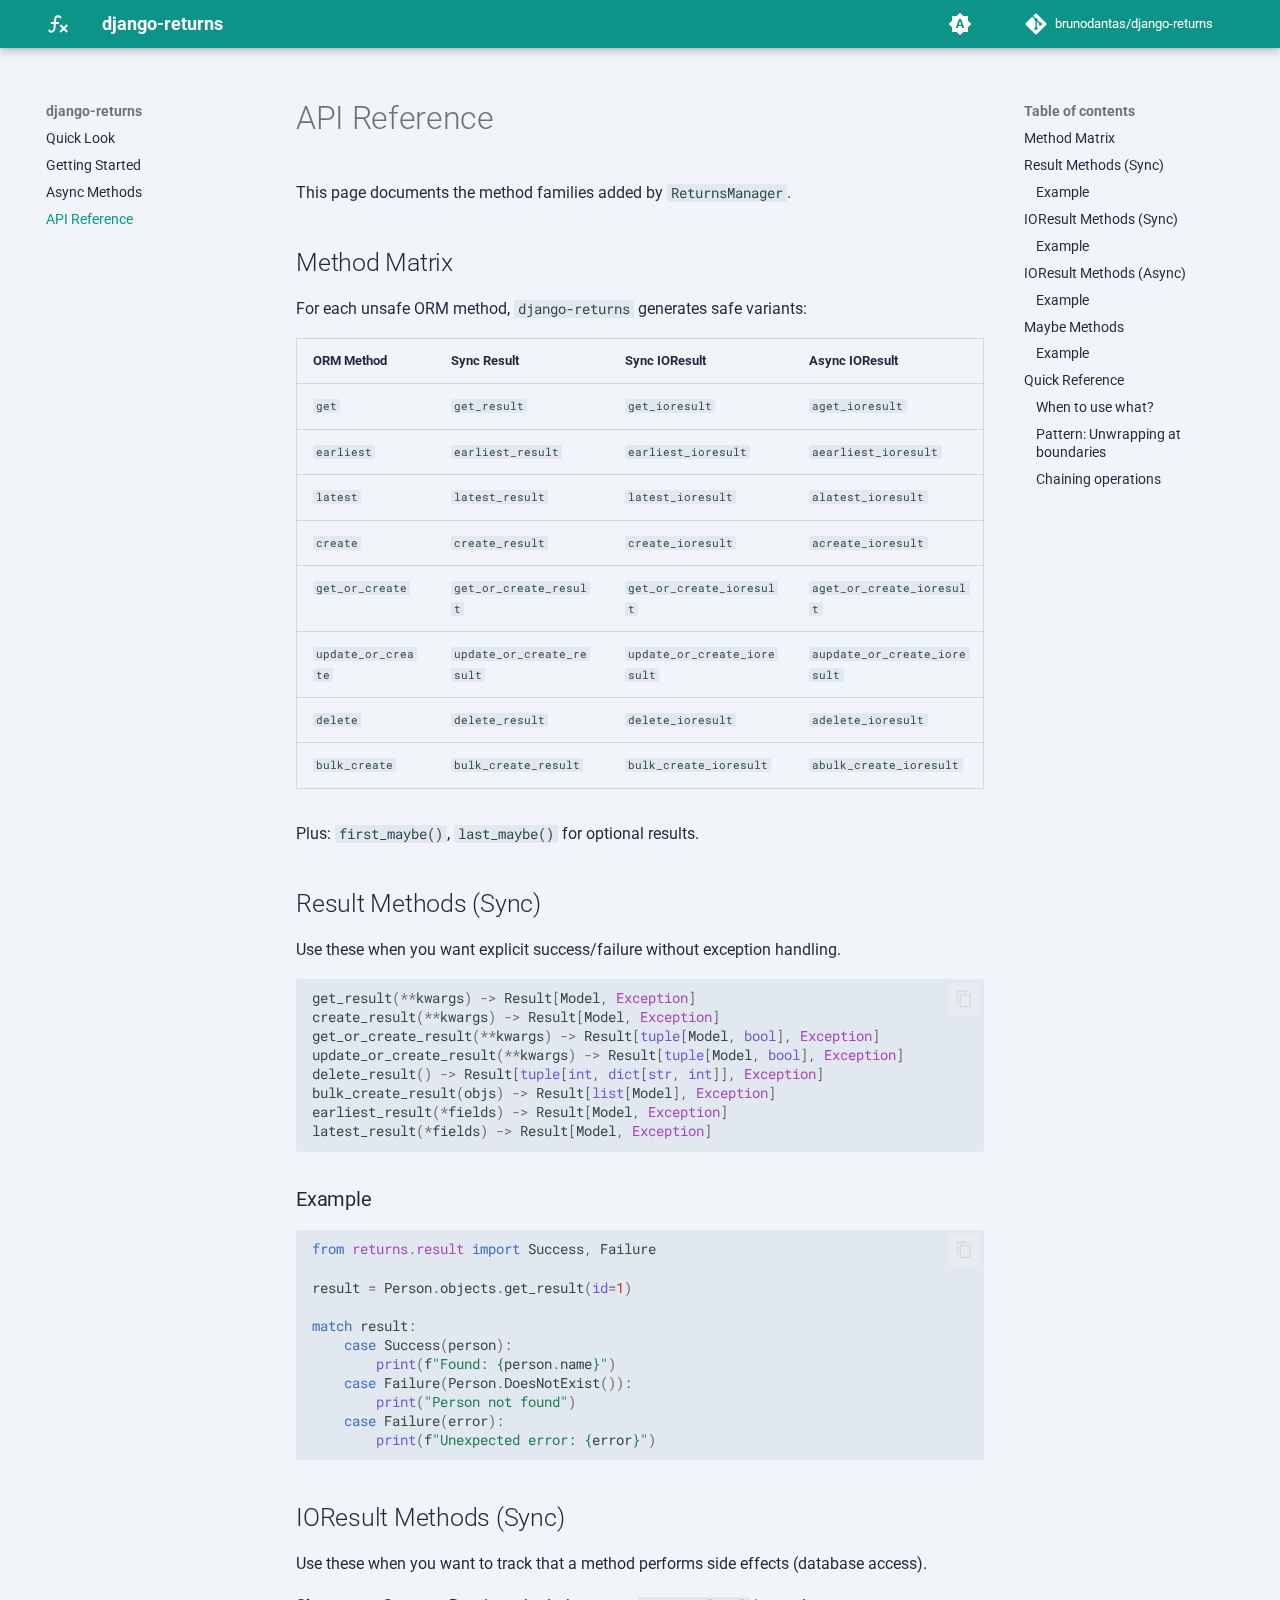
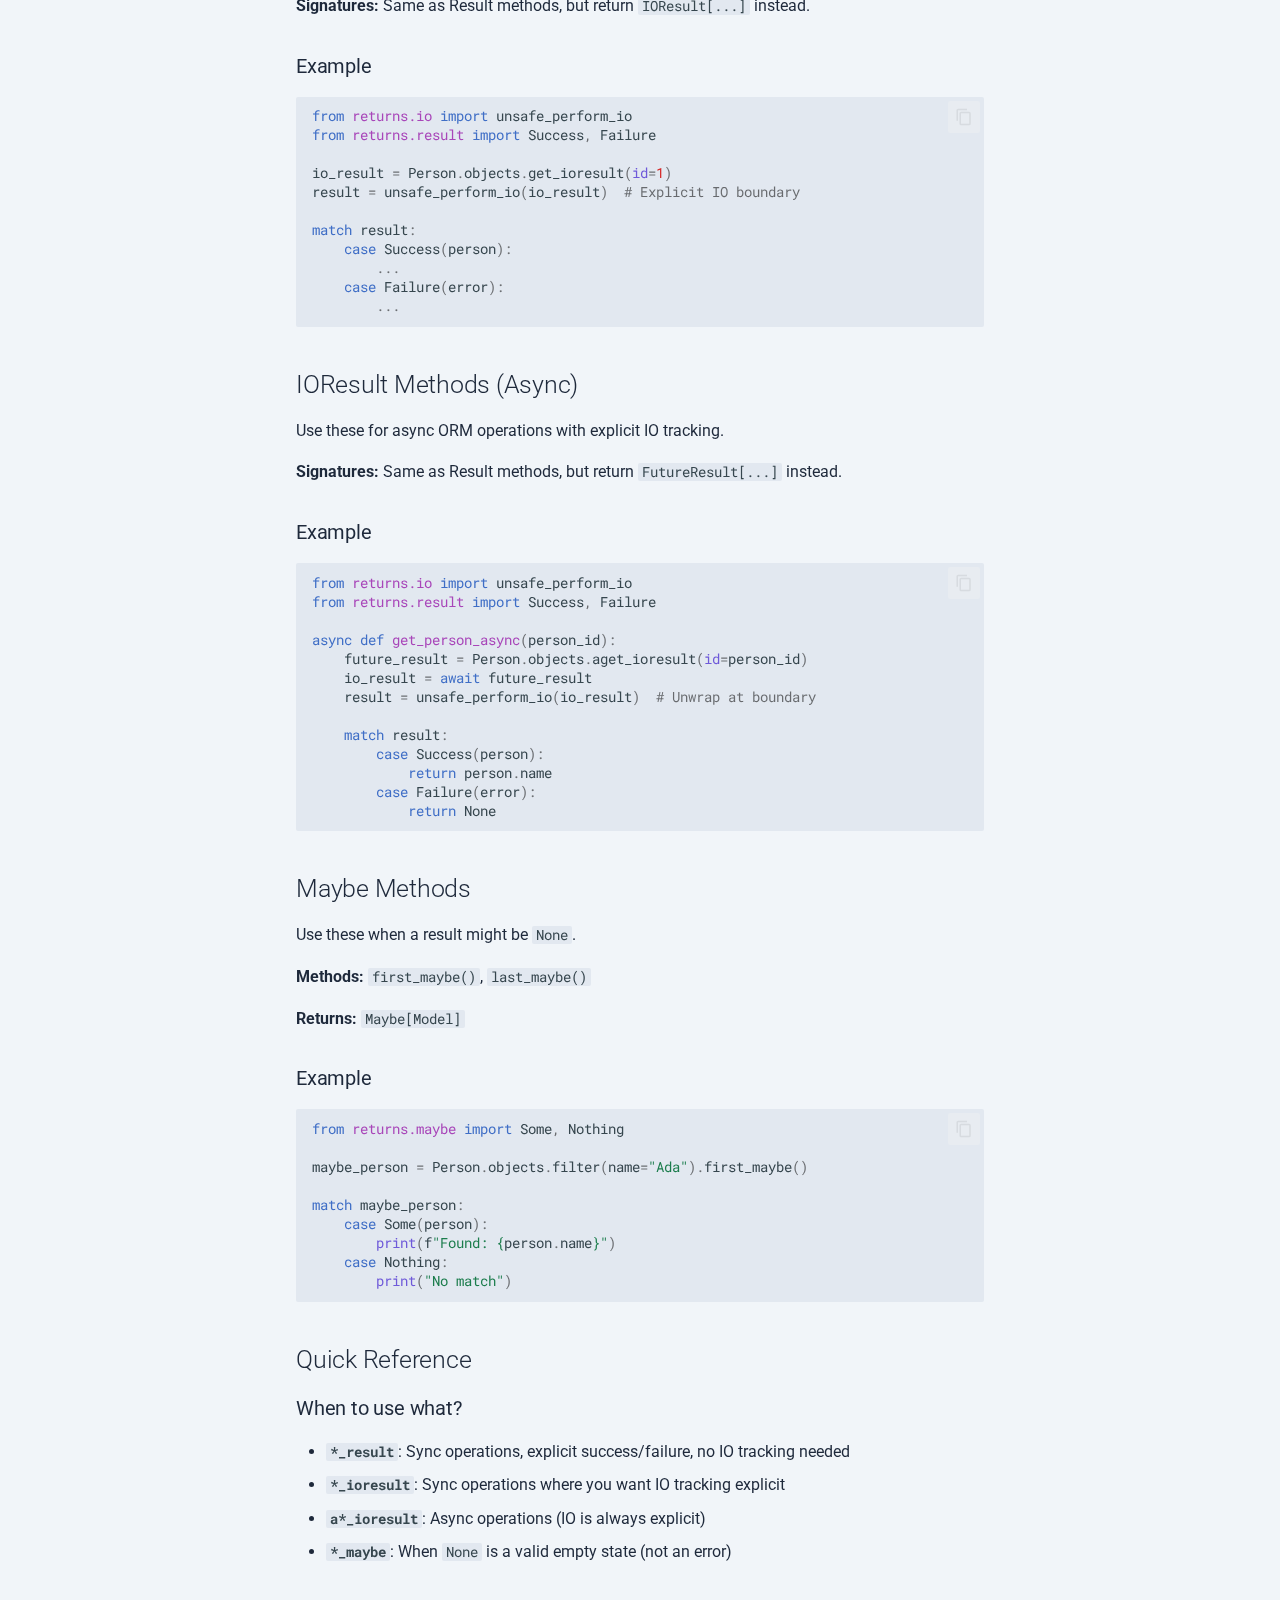
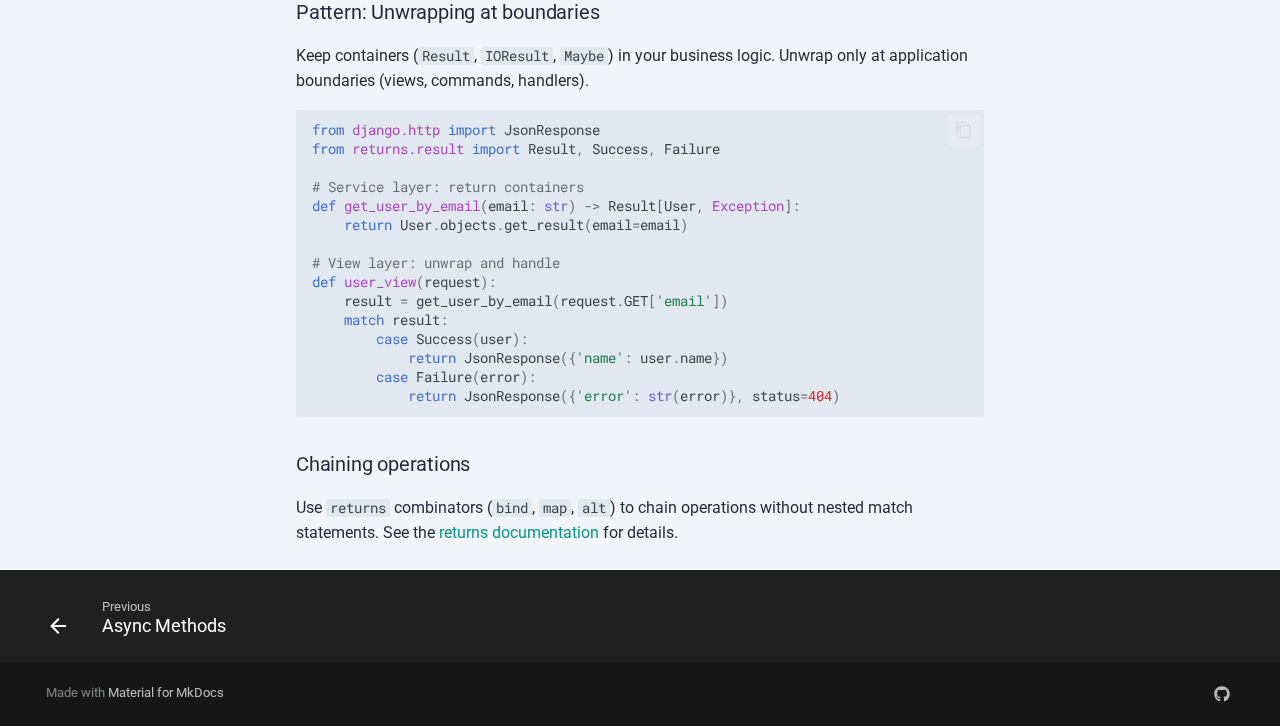
<file: api/index.html>
<!doctype html>
<html lang="en" class="no-js">
  <head>
    
      <meta charset="utf-8">
      <meta name="viewport" content="width=device-width,initial-scale=1">
      
        <meta name="description" content="Meaningful Django utils based on Functional Programming">
      
      
      
        <link rel="canonical" href="https://brunodantas.github.io/django-returns/api/">
      
      
        <link rel="prev" href="../async-io/">
      
      
      
        
      
      
      <link rel="icon" href="../assets/images/favicon.png">
      <meta name="generator" content="mkdocs-1.6.1, mkdocs-material-9.7.1">
    
    
      
        <title>API Reference - django-returns</title>
      
    
    
      <link rel="stylesheet" href="../assets/stylesheets/main.484c7ddc.min.css">
      
        
        <link rel="stylesheet" href="../assets/stylesheets/palette.ab4e12ef.min.css">
      
      


    
    
      
    
    
      
        
        
        <link rel="preconnect" href="https://fonts.gstatic.com" crossorigin>
        <link rel="stylesheet" href="https://fonts.googleapis.com/css?family=Roboto:300,300i,400,400i,700,700i%7CRoboto+Mono:400,400i,700,700i&display=fallback">
        <style>:root{--md-text-font:"Roboto";--md-code-font:"Roboto Mono"}</style>
      
    
    
      <link rel="stylesheet" href="../stylesheets/extra.css">
    
    <script>__md_scope=new URL("..",location),__md_hash=e=>[...e].reduce(((e,_)=>(e<<5)-e+_.charCodeAt(0)),0),__md_get=(e,_=localStorage,t=__md_scope)=>JSON.parse(_.getItem(t.pathname+"."+e)),__md_set=(e,_,t=localStorage,a=__md_scope)=>{try{t.setItem(a.pathname+"."+e,JSON.stringify(_))}catch(e){}}</script>
    
      

    
    
  
<meta property="og:type" content="website" />
<meta property="og:title" content="API Reference - django-returns" />
<meta property="og:description" content="Meaningful Django utils based on Functional Programming" />
<meta property="og:image" content="https://brunodantas.github.io/django-returns/assets/images/social/api.png" />
<meta property="og:image:type" content="image/png" />
<meta property="og:image:width" content="1200" />
<meta property="og:image:height" content="630" />
<meta property="og:url" content="https://brunodantas.github.io/django-returns/api/" />
<meta property="twitter:card" content="summary_large_image" />
<meta property="twitter:title" content="API Reference - django-returns" />
<meta property="twitter:description" content="Meaningful Django utils based on Functional Programming" />
<meta property="twitter:image" content="https://brunodantas.github.io/django-returns/assets/images/social/api.png" />
</head>
  
  
    
    
      
    
    
    
    
    <body dir="ltr" data-md-color-scheme="default" data-md-color-primary="indigo" data-md-color-accent="indigo">
  
    
    <input class="md-toggle" data-md-toggle="drawer" type="checkbox" id="__drawer" autocomplete="off">
    <input class="md-toggle" data-md-toggle="search" type="checkbox" id="__search" autocomplete="off">
    <label class="md-overlay" for="__drawer"></label>
    <div data-md-component="skip">
      
        
        <a href="#api-reference" class="md-skip">
          Skip to content
        </a>
      
    </div>
    <div data-md-component="announce">
      
    </div>
    
    
      

  

<header class="md-header md-header--shadow" data-md-component="header">
  <nav class="md-header__inner md-grid" aria-label="Header">
    <a href=".." title="django-returns" class="md-header__button md-logo" aria-label="django-returns" data-md-component="logo">
      
  
  <svg xmlns="http://www.w3.org/2000/svg" viewBox="0 0 24 24"><path d="M12.42 5.29c-1.1-.1-2.07.71-2.17 1.82L10 10h2.82v2h-3l-.44 5.07A4.001 4.001 0 0 1 2 18.83l1.5-1.5c.33 1.05 1.46 1.64 2.5 1.3.78-.24 1.33-.93 1.4-1.74L7.82 12h-3v-2H8l.27-3.07a4.01 4.01 0 0 1 4.33-3.65c1.26.11 2.4.81 3.06 1.89l-1.5 1.5c-.25-.77-.93-1.31-1.74-1.38M22 13.65l-1.41-1.41-2.83 2.83-2.83-2.83-1.43 1.41 2.85 2.85-2.85 2.81 1.43 1.41 2.83-2.83 2.83 2.83L22 19.31l-2.83-2.81z"/></svg>

    </a>
    <label class="md-header__button md-icon" for="__drawer">
      
      <svg xmlns="http://www.w3.org/2000/svg" viewBox="0 0 24 24"><path d="M3 6h18v2H3zm0 5h18v2H3zm0 5h18v2H3z"/></svg>
    </label>
    <div class="md-header__title" data-md-component="header-title">
      <div class="md-header__ellipsis">
        <div class="md-header__topic">
          <span class="md-ellipsis">
            django-returns
          </span>
        </div>
        <div class="md-header__topic" data-md-component="header-topic">
          <span class="md-ellipsis">
            
              API Reference
            
          </span>
        </div>
      </div>
    </div>
    
      
        <form class="md-header__option" data-md-component="palette">
  
    
    
    
    <input class="md-option" data-md-color-media="(prefers-color-scheme)" data-md-color-scheme="default" data-md-color-primary="indigo" data-md-color-accent="indigo"  aria-label="Switch to light mode"  type="radio" name="__palette" id="__palette_0">
    
      <label class="md-header__button md-icon" title="Switch to light mode" for="__palette_1" hidden>
        <svg xmlns="http://www.w3.org/2000/svg" viewBox="0 0 24 24"><path d="m14.3 16-.7-2h-3.2l-.7 2H7.8L11 7h2l3.2 9zM20 8.69V4h-4.69L12 .69 8.69 4H4v4.69L.69 12 4 15.31V20h4.69L12 23.31 15.31 20H20v-4.69L23.31 12zm-9.15 3.96h2.3L12 9z"/></svg>
      </label>
    
  
    
    
    
    <input class="md-option" data-md-color-media="(prefers-color-scheme: light)" data-md-color-scheme="default" data-md-color-primary="custom" data-md-color-accent="indigo"  aria-label="Switch to dark mode"  type="radio" name="__palette" id="__palette_1">
    
      <label class="md-header__button md-icon" title="Switch to dark mode" for="__palette_2" hidden>
        <svg xmlns="http://www.w3.org/2000/svg" viewBox="0 0 24 24"><path d="M12 8a4 4 0 0 0-4 4 4 4 0 0 0 4 4 4 4 0 0 0 4-4 4 4 0 0 0-4-4m0 10a6 6 0 0 1-6-6 6 6 0 0 1 6-6 6 6 0 0 1 6 6 6 6 0 0 1-6 6m8-9.31V4h-4.69L12 .69 8.69 4H4v4.69L.69 12 4 15.31V20h4.69L12 23.31 15.31 20H20v-4.69L23.31 12z"/></svg>
      </label>
    
  
    
    
    
    <input class="md-option" data-md-color-media="(prefers-color-scheme: dark)" data-md-color-scheme="slate" data-md-color-primary="custom" data-md-color-accent="indigo"  aria-label="Switch to system preference"  type="radio" name="__palette" id="__palette_2">
    
      <label class="md-header__button md-icon" title="Switch to system preference" for="__palette_0" hidden>
        <svg xmlns="http://www.w3.org/2000/svg" viewBox="0 0 24 24"><path d="M12 18c-.89 0-1.74-.2-2.5-.55C11.56 16.5 13 14.42 13 12s-1.44-4.5-3.5-5.45C10.26 6.2 11.11 6 12 6a6 6 0 0 1 6 6 6 6 0 0 1-6 6m8-9.31V4h-4.69L12 .69 8.69 4H4v4.69L.69 12 4 15.31V20h4.69L12 23.31 15.31 20H20v-4.69L23.31 12z"/></svg>
      </label>
    
  
</form>
      
    
    
      <script>var palette=__md_get("__palette");if(palette&&palette.color){if("(prefers-color-scheme)"===palette.color.media){var media=matchMedia("(prefers-color-scheme: light)"),input=document.querySelector(media.matches?"[data-md-color-media='(prefers-color-scheme: light)']":"[data-md-color-media='(prefers-color-scheme: dark)']");palette.color.media=input.getAttribute("data-md-color-media"),palette.color.scheme=input.getAttribute("data-md-color-scheme"),palette.color.primary=input.getAttribute("data-md-color-primary"),palette.color.accent=input.getAttribute("data-md-color-accent")}for(var[key,value]of Object.entries(palette.color))document.body.setAttribute("data-md-color-"+key,value)}</script>
    
    
    
    
      <div class="md-header__source">
        <a href="https://github.com/brunodantas/django-returns" title="Go to repository" class="md-source" data-md-component="source">
  <div class="md-source__icon md-icon">
    
    <svg xmlns="http://www.w3.org/2000/svg" viewBox="0 0 448 512"><!--! Font Awesome Free 7.1.0 by @fontawesome - https://fontawesome.com License - https://fontawesome.com/license/free (Icons: CC BY 4.0, Fonts: SIL OFL 1.1, Code: MIT License) Copyright 2025 Fonticons, Inc.--><path d="M439.6 236.1 244 40.5c-5.4-5.5-12.8-8.5-20.4-8.5s-15 3-20.4 8.4L162.5 81l51.5 51.5c27.1-9.1 52.7 16.8 43.4 43.7l49.7 49.7c34.2-11.8 61.2 31 35.5 56.7-26.5 26.5-70.2-2.9-56-37.3L240.3 199v121.9c25.3 12.5 22.3 41.8 9.1 55-6.4 6.4-15.2 10.1-24.3 10.1s-17.8-3.6-24.3-10.1c-17.6-17.6-11.1-46.9 11.2-56v-123c-20.8-8.5-24.6-30.7-18.6-45L142.6 101 8.5 235.1C3 240.6 0 247.9 0 255.5s3 15 8.5 20.4l195.6 195.7c5.4 5.4 12.7 8.4 20.4 8.4s15-3 20.4-8.4l194.7-194.7c5.4-5.4 8.4-12.8 8.4-20.4s-3-15-8.4-20.4"/></svg>
  </div>
  <div class="md-source__repository">
    brunodantas/django-returns
  </div>
</a>
      </div>
    
  </nav>
  
</header>
    
    <div class="md-container" data-md-component="container">
      
      
        
          
        
      
      <main class="md-main" data-md-component="main">
        <div class="md-main__inner md-grid">
          
            
              
              <div class="md-sidebar md-sidebar--primary" data-md-component="sidebar" data-md-type="navigation" >
                <div class="md-sidebar__scrollwrap">
                  <div class="md-sidebar__inner">
                    



<nav class="md-nav md-nav--primary" aria-label="Navigation" data-md-level="0">
  <label class="md-nav__title" for="__drawer">
    <a href=".." title="django-returns" class="md-nav__button md-logo" aria-label="django-returns" data-md-component="logo">
      
  
  <svg xmlns="http://www.w3.org/2000/svg" viewBox="0 0 24 24"><path d="M12.42 5.29c-1.1-.1-2.07.71-2.17 1.82L10 10h2.82v2h-3l-.44 5.07A4.001 4.001 0 0 1 2 18.83l1.5-1.5c.33 1.05 1.46 1.64 2.5 1.3.78-.24 1.33-.93 1.4-1.74L7.82 12h-3v-2H8l.27-3.07a4.01 4.01 0 0 1 4.33-3.65c1.26.11 2.4.81 3.06 1.89l-1.5 1.5c-.25-.77-.93-1.31-1.74-1.38M22 13.65l-1.41-1.41-2.83 2.83-2.83-2.83-1.43 1.41 2.85 2.85-2.85 2.81 1.43 1.41 2.83-2.83 2.83 2.83L22 19.31l-2.83-2.81z"/></svg>

    </a>
    django-returns
  </label>
  
    <div class="md-nav__source">
      <a href="https://github.com/brunodantas/django-returns" title="Go to repository" class="md-source" data-md-component="source">
  <div class="md-source__icon md-icon">
    
    <svg xmlns="http://www.w3.org/2000/svg" viewBox="0 0 448 512"><!--! Font Awesome Free 7.1.0 by @fontawesome - https://fontawesome.com License - https://fontawesome.com/license/free (Icons: CC BY 4.0, Fonts: SIL OFL 1.1, Code: MIT License) Copyright 2025 Fonticons, Inc.--><path d="M439.6 236.1 244 40.5c-5.4-5.5-12.8-8.5-20.4-8.5s-15 3-20.4 8.4L162.5 81l51.5 51.5c27.1-9.1 52.7 16.8 43.4 43.7l49.7 49.7c34.2-11.8 61.2 31 35.5 56.7-26.5 26.5-70.2-2.9-56-37.3L240.3 199v121.9c25.3 12.5 22.3 41.8 9.1 55-6.4 6.4-15.2 10.1-24.3 10.1s-17.8-3.6-24.3-10.1c-17.6-17.6-11.1-46.9 11.2-56v-123c-20.8-8.5-24.6-30.7-18.6-45L142.6 101 8.5 235.1C3 240.6 0 247.9 0 255.5s3 15 8.5 20.4l195.6 195.7c5.4 5.4 12.7 8.4 20.4 8.4s15-3 20.4-8.4l194.7-194.7c5.4-5.4 8.4-12.8 8.4-20.4s-3-15-8.4-20.4"/></svg>
  </div>
  <div class="md-source__repository">
    brunodantas/django-returns
  </div>
</a>
    </div>
  
  <ul class="md-nav__list" data-md-scrollfix>
    
      
      
  
  
  
  
    <li class="md-nav__item">
      <a href=".." class="md-nav__link">
        
  
  
  <span class="md-ellipsis">
    
  
    Quick Look
  

    
  </span>
  
  

      </a>
    </li>
  

    
      
      
  
  
  
  
    <li class="md-nav__item">
      <a href="../getting-started/" class="md-nav__link">
        
  
  
  <span class="md-ellipsis">
    
  
    Getting Started
  

    
  </span>
  
  

      </a>
    </li>
  

    
      
      
  
  
  
  
    <li class="md-nav__item">
      <a href="../async-io/" class="md-nav__link">
        
  
  
  <span class="md-ellipsis">
    
  
    Async Methods
  

    
  </span>
  
  

      </a>
    </li>
  

    
      
      
  
  
    
  
  
  
    <li class="md-nav__item md-nav__item--active">
      
      <input class="md-nav__toggle md-toggle" type="checkbox" id="__toc">
      
      
        
      
      
        <label class="md-nav__link md-nav__link--active" for="__toc">
          
  
  
  <span class="md-ellipsis">
    
  
    API Reference
  

    
  </span>
  
  

          <span class="md-nav__icon md-icon"></span>
        </label>
      
      <a href="./" class="md-nav__link md-nav__link--active">
        
  
  
  <span class="md-ellipsis">
    
  
    API Reference
  

    
  </span>
  
  

      </a>
      
        

<nav class="md-nav md-nav--secondary" aria-label="Table of contents">
  
  
  
    
  
  
    <label class="md-nav__title" for="__toc">
      <span class="md-nav__icon md-icon"></span>
      Table of contents
    </label>
    <ul class="md-nav__list" data-md-component="toc" data-md-scrollfix>
      
        <li class="md-nav__item">
  <a href="#method-matrix" class="md-nav__link">
    <span class="md-ellipsis">
      
        Method Matrix
      
    </span>
  </a>
  
</li>
      
        <li class="md-nav__item">
  <a href="#result-methods-sync" class="md-nav__link">
    <span class="md-ellipsis">
      
        Result Methods (Sync)
      
    </span>
  </a>
  
    <nav class="md-nav" aria-label="Result Methods (Sync)">
      <ul class="md-nav__list">
        
          <li class="md-nav__item">
  <a href="#example" class="md-nav__link">
    <span class="md-ellipsis">
      
        Example
      
    </span>
  </a>
  
</li>
        
      </ul>
    </nav>
  
</li>
      
        <li class="md-nav__item">
  <a href="#ioresult-methods-sync" class="md-nav__link">
    <span class="md-ellipsis">
      
        IOResult Methods (Sync)
      
    </span>
  </a>
  
    <nav class="md-nav" aria-label="IOResult Methods (Sync)">
      <ul class="md-nav__list">
        
          <li class="md-nav__item">
  <a href="#example_1" class="md-nav__link">
    <span class="md-ellipsis">
      
        Example
      
    </span>
  </a>
  
</li>
        
      </ul>
    </nav>
  
</li>
      
        <li class="md-nav__item">
  <a href="#ioresult-methods-async" class="md-nav__link">
    <span class="md-ellipsis">
      
        IOResult Methods (Async)
      
    </span>
  </a>
  
    <nav class="md-nav" aria-label="IOResult Methods (Async)">
      <ul class="md-nav__list">
        
          <li class="md-nav__item">
  <a href="#example_2" class="md-nav__link">
    <span class="md-ellipsis">
      
        Example
      
    </span>
  </a>
  
</li>
        
      </ul>
    </nav>
  
</li>
      
        <li class="md-nav__item">
  <a href="#maybe-methods" class="md-nav__link">
    <span class="md-ellipsis">
      
        Maybe Methods
      
    </span>
  </a>
  
    <nav class="md-nav" aria-label="Maybe Methods">
      <ul class="md-nav__list">
        
          <li class="md-nav__item">
  <a href="#example_3" class="md-nav__link">
    <span class="md-ellipsis">
      
        Example
      
    </span>
  </a>
  
</li>
        
      </ul>
    </nav>
  
</li>
      
        <li class="md-nav__item">
  <a href="#quick-reference" class="md-nav__link">
    <span class="md-ellipsis">
      
        Quick Reference
      
    </span>
  </a>
  
    <nav class="md-nav" aria-label="Quick Reference">
      <ul class="md-nav__list">
        
          <li class="md-nav__item">
  <a href="#when-to-use-what" class="md-nav__link">
    <span class="md-ellipsis">
      
        When to use what?
      
    </span>
  </a>
  
</li>
        
          <li class="md-nav__item">
  <a href="#pattern-unwrapping-at-boundaries" class="md-nav__link">
    <span class="md-ellipsis">
      
        Pattern: Unwrapping at boundaries
      
    </span>
  </a>
  
</li>
        
          <li class="md-nav__item">
  <a href="#chaining-operations" class="md-nav__link">
    <span class="md-ellipsis">
      
        Chaining operations
      
    </span>
  </a>
  
</li>
        
      </ul>
    </nav>
  
</li>
      
    </ul>
  
</nav>
      
    </li>
  

    
  </ul>
</nav>
                  </div>
                </div>
              </div>
            
            
              
              <div class="md-sidebar md-sidebar--secondary" data-md-component="sidebar" data-md-type="toc" >
                <div class="md-sidebar__scrollwrap">
                  <div class="md-sidebar__inner">
                    

<nav class="md-nav md-nav--secondary" aria-label="Table of contents">
  
  
  
    
  
  
    <label class="md-nav__title" for="__toc">
      <span class="md-nav__icon md-icon"></span>
      Table of contents
    </label>
    <ul class="md-nav__list" data-md-component="toc" data-md-scrollfix>
      
        <li class="md-nav__item">
  <a href="#method-matrix" class="md-nav__link">
    <span class="md-ellipsis">
      
        Method Matrix
      
    </span>
  </a>
  
</li>
      
        <li class="md-nav__item">
  <a href="#result-methods-sync" class="md-nav__link">
    <span class="md-ellipsis">
      
        Result Methods (Sync)
      
    </span>
  </a>
  
    <nav class="md-nav" aria-label="Result Methods (Sync)">
      <ul class="md-nav__list">
        
          <li class="md-nav__item">
  <a href="#example" class="md-nav__link">
    <span class="md-ellipsis">
      
        Example
      
    </span>
  </a>
  
</li>
        
      </ul>
    </nav>
  
</li>
      
        <li class="md-nav__item">
  <a href="#ioresult-methods-sync" class="md-nav__link">
    <span class="md-ellipsis">
      
        IOResult Methods (Sync)
      
    </span>
  </a>
  
    <nav class="md-nav" aria-label="IOResult Methods (Sync)">
      <ul class="md-nav__list">
        
          <li class="md-nav__item">
  <a href="#example_1" class="md-nav__link">
    <span class="md-ellipsis">
      
        Example
      
    </span>
  </a>
  
</li>
        
      </ul>
    </nav>
  
</li>
      
        <li class="md-nav__item">
  <a href="#ioresult-methods-async" class="md-nav__link">
    <span class="md-ellipsis">
      
        IOResult Methods (Async)
      
    </span>
  </a>
  
    <nav class="md-nav" aria-label="IOResult Methods (Async)">
      <ul class="md-nav__list">
        
          <li class="md-nav__item">
  <a href="#example_2" class="md-nav__link">
    <span class="md-ellipsis">
      
        Example
      
    </span>
  </a>
  
</li>
        
      </ul>
    </nav>
  
</li>
      
        <li class="md-nav__item">
  <a href="#maybe-methods" class="md-nav__link">
    <span class="md-ellipsis">
      
        Maybe Methods
      
    </span>
  </a>
  
    <nav class="md-nav" aria-label="Maybe Methods">
      <ul class="md-nav__list">
        
          <li class="md-nav__item">
  <a href="#example_3" class="md-nav__link">
    <span class="md-ellipsis">
      
        Example
      
    </span>
  </a>
  
</li>
        
      </ul>
    </nav>
  
</li>
      
        <li class="md-nav__item">
  <a href="#quick-reference" class="md-nav__link">
    <span class="md-ellipsis">
      
        Quick Reference
      
    </span>
  </a>
  
    <nav class="md-nav" aria-label="Quick Reference">
      <ul class="md-nav__list">
        
          <li class="md-nav__item">
  <a href="#when-to-use-what" class="md-nav__link">
    <span class="md-ellipsis">
      
        When to use what?
      
    </span>
  </a>
  
</li>
        
          <li class="md-nav__item">
  <a href="#pattern-unwrapping-at-boundaries" class="md-nav__link">
    <span class="md-ellipsis">
      
        Pattern: Unwrapping at boundaries
      
    </span>
  </a>
  
</li>
        
          <li class="md-nav__item">
  <a href="#chaining-operations" class="md-nav__link">
    <span class="md-ellipsis">
      
        Chaining operations
      
    </span>
  </a>
  
</li>
        
      </ul>
    </nav>
  
</li>
      
    </ul>
  
</nav>
                  </div>
                </div>
              </div>
            
          
          
            <div class="md-content" data-md-component="content">
              
              <article class="md-content__inner md-typeset">
                
                  


  
  


<h1 id="api-reference">API Reference<a class="headerlink" href="#api-reference" title="Permanent link">&para;</a></h1>
<p>This page documents the method families added by <code>ReturnsManager</code>.</p>
<h2 id="method-matrix">Method Matrix<a class="headerlink" href="#method-matrix" title="Permanent link">&para;</a></h2>
<p>For each unsafe ORM method, <code>django-returns</code> generates safe variants:</p>
<table>
<thead>
<tr>
<th>ORM Method</th>
<th>Sync Result</th>
<th>Sync IOResult</th>
<th>Async IOResult</th>
</tr>
</thead>
<tbody>
<tr>
<td><code>get</code></td>
<td><code>get_result</code></td>
<td><code>get_ioresult</code></td>
<td><code>aget_ioresult</code></td>
</tr>
<tr>
<td><code>earliest</code></td>
<td><code>earliest_result</code></td>
<td><code>earliest_ioresult</code></td>
<td><code>aearliest_ioresult</code></td>
</tr>
<tr>
<td><code>latest</code></td>
<td><code>latest_result</code></td>
<td><code>latest_ioresult</code></td>
<td><code>alatest_ioresult</code></td>
</tr>
<tr>
<td><code>create</code></td>
<td><code>create_result</code></td>
<td><code>create_ioresult</code></td>
<td><code>acreate_ioresult</code></td>
</tr>
<tr>
<td><code>get_or_create</code></td>
<td><code>get_or_create_result</code></td>
<td><code>get_or_create_ioresult</code></td>
<td><code>aget_or_create_ioresult</code></td>
</tr>
<tr>
<td><code>update_or_create</code></td>
<td><code>update_or_create_result</code></td>
<td><code>update_or_create_ioresult</code></td>
<td><code>aupdate_or_create_ioresult</code></td>
</tr>
<tr>
<td><code>delete</code></td>
<td><code>delete_result</code></td>
<td><code>delete_ioresult</code></td>
<td><code>adelete_ioresult</code></td>
</tr>
<tr>
<td><code>bulk_create</code></td>
<td><code>bulk_create_result</code></td>
<td><code>bulk_create_ioresult</code></td>
<td><code>abulk_create_ioresult</code></td>
</tr>
</tbody>
</table>
<p>Plus: <code>first_maybe()</code>, <code>last_maybe()</code> for optional results.</p>
<h2 id="result-methods-sync">Result Methods (Sync)<a class="headerlink" href="#result-methods-sync" title="Permanent link">&para;</a></h2>
<p>Use these when you want explicit success/failure without exception handling.</p>
<div class="highlight"><pre><span></span><code><span class="n">get_result</span><span class="p">(</span><span class="o">**</span><span class="n">kwargs</span><span class="p">)</span> <span class="o">-&gt;</span> <span class="n">Result</span><span class="p">[</span><span class="n">Model</span><span class="p">,</span> <span class="ne">Exception</span><span class="p">]</span>
<span class="n">create_result</span><span class="p">(</span><span class="o">**</span><span class="n">kwargs</span><span class="p">)</span> <span class="o">-&gt;</span> <span class="n">Result</span><span class="p">[</span><span class="n">Model</span><span class="p">,</span> <span class="ne">Exception</span><span class="p">]</span>
<span class="n">get_or_create_result</span><span class="p">(</span><span class="o">**</span><span class="n">kwargs</span><span class="p">)</span> <span class="o">-&gt;</span> <span class="n">Result</span><span class="p">[</span><span class="nb">tuple</span><span class="p">[</span><span class="n">Model</span><span class="p">,</span> <span class="nb">bool</span><span class="p">],</span> <span class="ne">Exception</span><span class="p">]</span>
<span class="n">update_or_create_result</span><span class="p">(</span><span class="o">**</span><span class="n">kwargs</span><span class="p">)</span> <span class="o">-&gt;</span> <span class="n">Result</span><span class="p">[</span><span class="nb">tuple</span><span class="p">[</span><span class="n">Model</span><span class="p">,</span> <span class="nb">bool</span><span class="p">],</span> <span class="ne">Exception</span><span class="p">]</span>
<span class="n">delete_result</span><span class="p">()</span> <span class="o">-&gt;</span> <span class="n">Result</span><span class="p">[</span><span class="nb">tuple</span><span class="p">[</span><span class="nb">int</span><span class="p">,</span> <span class="nb">dict</span><span class="p">[</span><span class="nb">str</span><span class="p">,</span> <span class="nb">int</span><span class="p">]],</span> <span class="ne">Exception</span><span class="p">]</span>
<span class="n">bulk_create_result</span><span class="p">(</span><span class="n">objs</span><span class="p">)</span> <span class="o">-&gt;</span> <span class="n">Result</span><span class="p">[</span><span class="nb">list</span><span class="p">[</span><span class="n">Model</span><span class="p">],</span> <span class="ne">Exception</span><span class="p">]</span>
<span class="n">earliest_result</span><span class="p">(</span><span class="o">*</span><span class="n">fields</span><span class="p">)</span> <span class="o">-&gt;</span> <span class="n">Result</span><span class="p">[</span><span class="n">Model</span><span class="p">,</span> <span class="ne">Exception</span><span class="p">]</span>
<span class="n">latest_result</span><span class="p">(</span><span class="o">*</span><span class="n">fields</span><span class="p">)</span> <span class="o">-&gt;</span> <span class="n">Result</span><span class="p">[</span><span class="n">Model</span><span class="p">,</span> <span class="ne">Exception</span><span class="p">]</span>
</code></pre></div>
<h3 id="example">Example<a class="headerlink" href="#example" title="Permanent link">&para;</a></h3>
<div class="highlight"><pre><span></span><code><span class="kn">from</span><span class="w"> </span><span class="nn">returns.result</span><span class="w"> </span><span class="kn">import</span> <span class="n">Success</span><span class="p">,</span> <span class="n">Failure</span>

<span class="n">result</span> <span class="o">=</span> <span class="n">Person</span><span class="o">.</span><span class="n">objects</span><span class="o">.</span><span class="n">get_result</span><span class="p">(</span><span class="nb">id</span><span class="o">=</span><span class="mi">1</span><span class="p">)</span>

<span class="k">match</span> <span class="n">result</span><span class="p">:</span>
    <span class="k">case</span> <span class="n">Success</span><span class="p">(</span><span class="n">person</span><span class="p">):</span>
        <span class="nb">print</span><span class="p">(</span><span class="sa">f</span><span class="s2">&quot;Found: </span><span class="si">{</span><span class="n">person</span><span class="o">.</span><span class="n">name</span><span class="si">}</span><span class="s2">&quot;</span><span class="p">)</span>
    <span class="k">case</span> <span class="n">Failure</span><span class="p">(</span><span class="n">Person</span><span class="o">.</span><span class="n">DoesNotExist</span><span class="p">()):</span>
        <span class="nb">print</span><span class="p">(</span><span class="s2">&quot;Person not found&quot;</span><span class="p">)</span>
    <span class="k">case</span> <span class="n">Failure</span><span class="p">(</span><span class="n">error</span><span class="p">):</span>
        <span class="nb">print</span><span class="p">(</span><span class="sa">f</span><span class="s2">&quot;Unexpected error: </span><span class="si">{</span><span class="n">error</span><span class="si">}</span><span class="s2">&quot;</span><span class="p">)</span>
</code></pre></div>
<h2 id="ioresult-methods-sync">IOResult Methods (Sync)<a class="headerlink" href="#ioresult-methods-sync" title="Permanent link">&para;</a></h2>
<p>Use these when you want to track that a method performs side effects (database access).</p>
<p><strong>Signatures:</strong> Same as Result methods, but return <code>IOResult[...]</code> instead.</p>
<h3 id="example_1">Example<a class="headerlink" href="#example_1" title="Permanent link">&para;</a></h3>
<div class="highlight"><pre><span></span><code><span class="kn">from</span><span class="w"> </span><span class="nn">returns.io</span><span class="w"> </span><span class="kn">import</span> <span class="n">unsafe_perform_io</span>
<span class="kn">from</span><span class="w"> </span><span class="nn">returns.result</span><span class="w"> </span><span class="kn">import</span> <span class="n">Success</span><span class="p">,</span> <span class="n">Failure</span>

<span class="n">io_result</span> <span class="o">=</span> <span class="n">Person</span><span class="o">.</span><span class="n">objects</span><span class="o">.</span><span class="n">get_ioresult</span><span class="p">(</span><span class="nb">id</span><span class="o">=</span><span class="mi">1</span><span class="p">)</span>
<span class="n">result</span> <span class="o">=</span> <span class="n">unsafe_perform_io</span><span class="p">(</span><span class="n">io_result</span><span class="p">)</span>  <span class="c1"># Explicit IO boundary</span>

<span class="k">match</span> <span class="n">result</span><span class="p">:</span>
    <span class="k">case</span> <span class="n">Success</span><span class="p">(</span><span class="n">person</span><span class="p">):</span>
        <span class="o">...</span>
    <span class="k">case</span> <span class="n">Failure</span><span class="p">(</span><span class="n">error</span><span class="p">):</span>
        <span class="o">...</span>
</code></pre></div>
<h2 id="ioresult-methods-async">IOResult Methods (Async)<a class="headerlink" href="#ioresult-methods-async" title="Permanent link">&para;</a></h2>
<p>Use these for async ORM operations with explicit IO tracking.</p>
<p><strong>Signatures:</strong> Same as Result methods, but return <code>FutureResult[...]</code> instead.</p>
<h3 id="example_2">Example<a class="headerlink" href="#example_2" title="Permanent link">&para;</a></h3>
<div class="highlight"><pre><span></span><code><span class="kn">from</span><span class="w"> </span><span class="nn">returns.io</span><span class="w"> </span><span class="kn">import</span> <span class="n">unsafe_perform_io</span>
<span class="kn">from</span><span class="w"> </span><span class="nn">returns.result</span><span class="w"> </span><span class="kn">import</span> <span class="n">Success</span><span class="p">,</span> <span class="n">Failure</span>

<span class="k">async</span> <span class="k">def</span><span class="w"> </span><span class="nf">get_person_async</span><span class="p">(</span><span class="n">person_id</span><span class="p">):</span>
    <span class="n">future_result</span> <span class="o">=</span> <span class="n">Person</span><span class="o">.</span><span class="n">objects</span><span class="o">.</span><span class="n">aget_ioresult</span><span class="p">(</span><span class="nb">id</span><span class="o">=</span><span class="n">person_id</span><span class="p">)</span>
    <span class="n">io_result</span> <span class="o">=</span> <span class="k">await</span> <span class="n">future_result</span>
    <span class="n">result</span> <span class="o">=</span> <span class="n">unsafe_perform_io</span><span class="p">(</span><span class="n">io_result</span><span class="p">)</span>  <span class="c1"># Unwrap at boundary</span>

    <span class="k">match</span> <span class="n">result</span><span class="p">:</span>
        <span class="k">case</span> <span class="n">Success</span><span class="p">(</span><span class="n">person</span><span class="p">):</span>
            <span class="k">return</span> <span class="n">person</span><span class="o">.</span><span class="n">name</span>
        <span class="k">case</span> <span class="n">Failure</span><span class="p">(</span><span class="n">error</span><span class="p">):</span>
            <span class="k">return</span> <span class="kc">None</span>
</code></pre></div>
<h2 id="maybe-methods">Maybe Methods<a class="headerlink" href="#maybe-methods" title="Permanent link">&para;</a></h2>
<p>Use these when a result might be <code>None</code>.</p>
<p><strong>Methods:</strong> <code>first_maybe()</code>, <code>last_maybe()</code></p>
<p><strong>Returns:</strong> <code>Maybe[Model]</code></p>
<h3 id="example_3">Example<a class="headerlink" href="#example_3" title="Permanent link">&para;</a></h3>
<div class="highlight"><pre><span></span><code><span class="kn">from</span><span class="w"> </span><span class="nn">returns.maybe</span><span class="w"> </span><span class="kn">import</span> <span class="n">Some</span><span class="p">,</span> <span class="n">Nothing</span>

<span class="n">maybe_person</span> <span class="o">=</span> <span class="n">Person</span><span class="o">.</span><span class="n">objects</span><span class="o">.</span><span class="n">filter</span><span class="p">(</span><span class="n">name</span><span class="o">=</span><span class="s2">&quot;Ada&quot;</span><span class="p">)</span><span class="o">.</span><span class="n">first_maybe</span><span class="p">()</span>

<span class="k">match</span> <span class="n">maybe_person</span><span class="p">:</span>
    <span class="k">case</span> <span class="n">Some</span><span class="p">(</span><span class="n">person</span><span class="p">):</span>
        <span class="nb">print</span><span class="p">(</span><span class="sa">f</span><span class="s2">&quot;Found: </span><span class="si">{</span><span class="n">person</span><span class="o">.</span><span class="n">name</span><span class="si">}</span><span class="s2">&quot;</span><span class="p">)</span>
    <span class="k">case</span> <span class="n">Nothing</span><span class="p">:</span>
        <span class="nb">print</span><span class="p">(</span><span class="s2">&quot;No match&quot;</span><span class="p">)</span>
</code></pre></div>
<h2 id="quick-reference">Quick Reference<a class="headerlink" href="#quick-reference" title="Permanent link">&para;</a></h2>
<h3 id="when-to-use-what">When to use what?<a class="headerlink" href="#when-to-use-what" title="Permanent link">&para;</a></h3>
<ul>
<li><strong><code>*_result</code></strong>: Sync operations, explicit success/failure, no IO tracking needed</li>
<li><strong><code>*_ioresult</code></strong>: Sync operations where you want IO tracking explicit</li>
<li><strong><code>a*_ioresult</code></strong>: Async operations (IO is always explicit)</li>
<li><strong><code>*_maybe</code></strong>: When <code>None</code> is a valid empty state (not an error)</li>
</ul>
<h3 id="pattern-unwrapping-at-boundaries">Pattern: Unwrapping at boundaries<a class="headerlink" href="#pattern-unwrapping-at-boundaries" title="Permanent link">&para;</a></h3>
<p>Keep containers (<code>Result</code>, <code>IOResult</code>, <code>Maybe</code>) in your business logic. Unwrap only at application boundaries (views, commands, handlers).</p>
<div class="highlight"><pre><span></span><code><span class="kn">from</span><span class="w"> </span><span class="nn">django.http</span><span class="w"> </span><span class="kn">import</span> <span class="n">JsonResponse</span>
<span class="kn">from</span><span class="w"> </span><span class="nn">returns.result</span><span class="w"> </span><span class="kn">import</span> <span class="n">Result</span><span class="p">,</span> <span class="n">Success</span><span class="p">,</span> <span class="n">Failure</span>

<span class="c1"># Service layer: return containers</span>
<span class="k">def</span><span class="w"> </span><span class="nf">get_user_by_email</span><span class="p">(</span><span class="n">email</span><span class="p">:</span> <span class="nb">str</span><span class="p">)</span> <span class="o">-&gt;</span> <span class="n">Result</span><span class="p">[</span><span class="n">User</span><span class="p">,</span> <span class="ne">Exception</span><span class="p">]:</span>
    <span class="k">return</span> <span class="n">User</span><span class="o">.</span><span class="n">objects</span><span class="o">.</span><span class="n">get_result</span><span class="p">(</span><span class="n">email</span><span class="o">=</span><span class="n">email</span><span class="p">)</span>

<span class="c1"># View layer: unwrap and handle</span>
<span class="k">def</span><span class="w"> </span><span class="nf">user_view</span><span class="p">(</span><span class="n">request</span><span class="p">):</span>
    <span class="n">result</span> <span class="o">=</span> <span class="n">get_user_by_email</span><span class="p">(</span><span class="n">request</span><span class="o">.</span><span class="n">GET</span><span class="p">[</span><span class="s1">&#39;email&#39;</span><span class="p">])</span>
    <span class="k">match</span> <span class="n">result</span><span class="p">:</span>
        <span class="k">case</span> <span class="n">Success</span><span class="p">(</span><span class="n">user</span><span class="p">):</span>
            <span class="k">return</span> <span class="n">JsonResponse</span><span class="p">({</span><span class="s1">&#39;name&#39;</span><span class="p">:</span> <span class="n">user</span><span class="o">.</span><span class="n">name</span><span class="p">})</span>
        <span class="k">case</span> <span class="n">Failure</span><span class="p">(</span><span class="n">error</span><span class="p">):</span>
            <span class="k">return</span> <span class="n">JsonResponse</span><span class="p">({</span><span class="s1">&#39;error&#39;</span><span class="p">:</span> <span class="nb">str</span><span class="p">(</span><span class="n">error</span><span class="p">)},</span> <span class="n">status</span><span class="o">=</span><span class="mi">404</span><span class="p">)</span>
</code></pre></div>
<h3 id="chaining-operations">Chaining operations<a class="headerlink" href="#chaining-operations" title="Permanent link">&para;</a></h3>
<p>Use <code>returns</code> combinators (<code>bind</code>, <code>map</code>, <code>alt</code>) to chain operations without nested match statements. See the <a href="https://returns.readthedocs.io/">returns documentation</a> for details.</p>












                
              </article>
            </div>
          
          
<script>var target=document.getElementById(location.hash.slice(1));target&&target.name&&(target.checked=target.name.startsWith("__tabbed_"))</script>
        </div>
        
          <button type="button" class="md-top md-icon" data-md-component="top" hidden>
  
  <svg xmlns="http://www.w3.org/2000/svg" viewBox="0 0 24 24"><path d="M13 20h-2V8l-5.5 5.5-1.42-1.42L12 4.16l7.92 7.92-1.42 1.42L13 8z"/></svg>
  Back to top
</button>
        
      </main>
      
        <footer class="md-footer">
  
    
      
      <nav class="md-footer__inner md-grid" aria-label="Footer" >
        
          
          <a href="../async-io/" class="md-footer__link md-footer__link--prev" aria-label="Previous: Async Methods">
            <div class="md-footer__button md-icon">
              
              <svg xmlns="http://www.w3.org/2000/svg" viewBox="0 0 24 24"><path d="M20 11v2H8l5.5 5.5-1.42 1.42L4.16 12l7.92-7.92L13.5 5.5 8 11z"/></svg>
            </div>
            <div class="md-footer__title">
              <span class="md-footer__direction">
                Previous
              </span>
              <div class="md-ellipsis">
                Async Methods
              </div>
            </div>
          </a>
        
        
      </nav>
    
  
  <div class="md-footer-meta md-typeset">
    <div class="md-footer-meta__inner md-grid">
      <div class="md-copyright">
  
  
    Made with
    <a href="https://squidfunk.github.io/mkdocs-material/" target="_blank" rel="noopener">
      Material for MkDocs
    </a>
  
</div>
      
        
<div class="md-social">
  
    
    
    
    
    <a href="https://github.com/brunodantas/django-returns" target="_blank" rel="noopener" title="GitHub" class="md-social__link">
      <svg xmlns="http://www.w3.org/2000/svg" viewBox="0 0 512 512"><!--! Font Awesome Free 7.1.0 by @fontawesome - https://fontawesome.com License - https://fontawesome.com/license/free (Icons: CC BY 4.0, Fonts: SIL OFL 1.1, Code: MIT License) Copyright 2025 Fonticons, Inc.--><path d="M173.9 397.4c0 2-2.3 3.6-5.2 3.6-3.3.3-5.6-1.3-5.6-3.6 0-2 2.3-3.6 5.2-3.6 3-.3 5.6 1.3 5.6 3.6m-31.1-4.5c-.7 2 1.3 4.3 4.3 4.9 2.6 1 5.6 0 6.2-2s-1.3-4.3-4.3-5.2c-2.6-.7-5.5.3-6.2 2.3m44.2-1.7c-2.9.7-4.9 2.6-4.6 4.9.3 2 2.9 3.3 5.9 2.6 2.9-.7 4.9-2.6 4.6-4.6-.3-1.9-3-3.2-5.9-2.9M252.8 8C114.1 8 8 113.3 8 252c0 110.9 69.8 205.8 169.5 239.2 12.8 2.3 17.3-5.6 17.3-12.1 0-6.2-.3-40.4-.3-61.4 0 0-70 15-84.7-29.8 0 0-11.4-29.1-27.8-36.6 0 0-22.9-15.7 1.6-15.4 0 0 24.9 2 38.6 25.8 21.9 38.6 58.6 27.5 72.9 20.9 2.3-16 8.8-27.1 16-33.7-55.9-6.2-112.3-14.3-112.3-110.5 0-27.5 7.6-41.3 23.6-58.9-2.6-6.5-11.1-33.3 2.6-67.9 20.9-6.5 69 27 69 27 20-5.6 41.5-8.5 62.8-8.5s42.8 2.9 62.8 8.5c0 0 48.1-33.6 69-27 13.7 34.7 5.2 61.4 2.6 67.9 16 17.7 25.8 31.5 25.8 58.9 0 96.5-58.9 104.2-114.8 110.5 9.2 7.9 17 22.9 17 46.4 0 33.7-.3 75.4-.3 83.6 0 6.5 4.6 14.4 17.3 12.1C436.2 457.8 504 362.9 504 252 504 113.3 391.5 8 252.8 8M105.2 352.9c-1.3 1-1 3.3.7 5.2 1.6 1.6 3.9 2.3 5.2 1 1.3-1 1-3.3-.7-5.2-1.6-1.6-3.9-2.3-5.2-1m-10.8-8.1c-.7 1.3.3 2.9 2.3 3.9 1.6 1 3.6.7 4.3-.7.7-1.3-.3-2.9-2.3-3.9-2-.6-3.6-.3-4.3.7m32.4 35.6c-1.6 1.3-1 4.3 1.3 6.2 2.3 2.3 5.2 2.6 6.5 1 1.3-1.3.7-4.3-1.3-6.2-2.2-2.3-5.2-2.6-6.5-1m-11.4-14.7c-1.6 1-1.6 3.6 0 5.9s4.3 3.3 5.6 2.3c1.6-1.3 1.6-3.9 0-6.2-1.4-2.3-4-3.3-5.6-2"/></svg>
    </a>
  
</div>
      
    </div>
  </div>
</footer>
      
    </div>
    <div class="md-dialog" data-md-component="dialog">
      <div class="md-dialog__inner md-typeset"></div>
    </div>
    
    
    
      
      
      <script id="__config" type="application/json">{"annotate": null, "base": "..", "features": ["content.code.copy", "navigation.footer", "navigation.instant", "navigation.top"], "search": "../assets/javascripts/workers/search.2c215733.min.js", "tags": null, "translations": {"clipboard.copied": "Copied to clipboard", "clipboard.copy": "Copy to clipboard", "search.result.more.one": "1 more on this page", "search.result.more.other": "# more on this page", "search.result.none": "No matching documents", "search.result.one": "1 matching document", "search.result.other": "# matching documents", "search.result.placeholder": "Type to start searching", "search.result.term.missing": "Missing", "select.version": "Select version"}, "version": null}</script>
    
    
      <script src="../assets/javascripts/bundle.79ae519e.min.js"></script>
      
    
  </body>
</html>
</file>
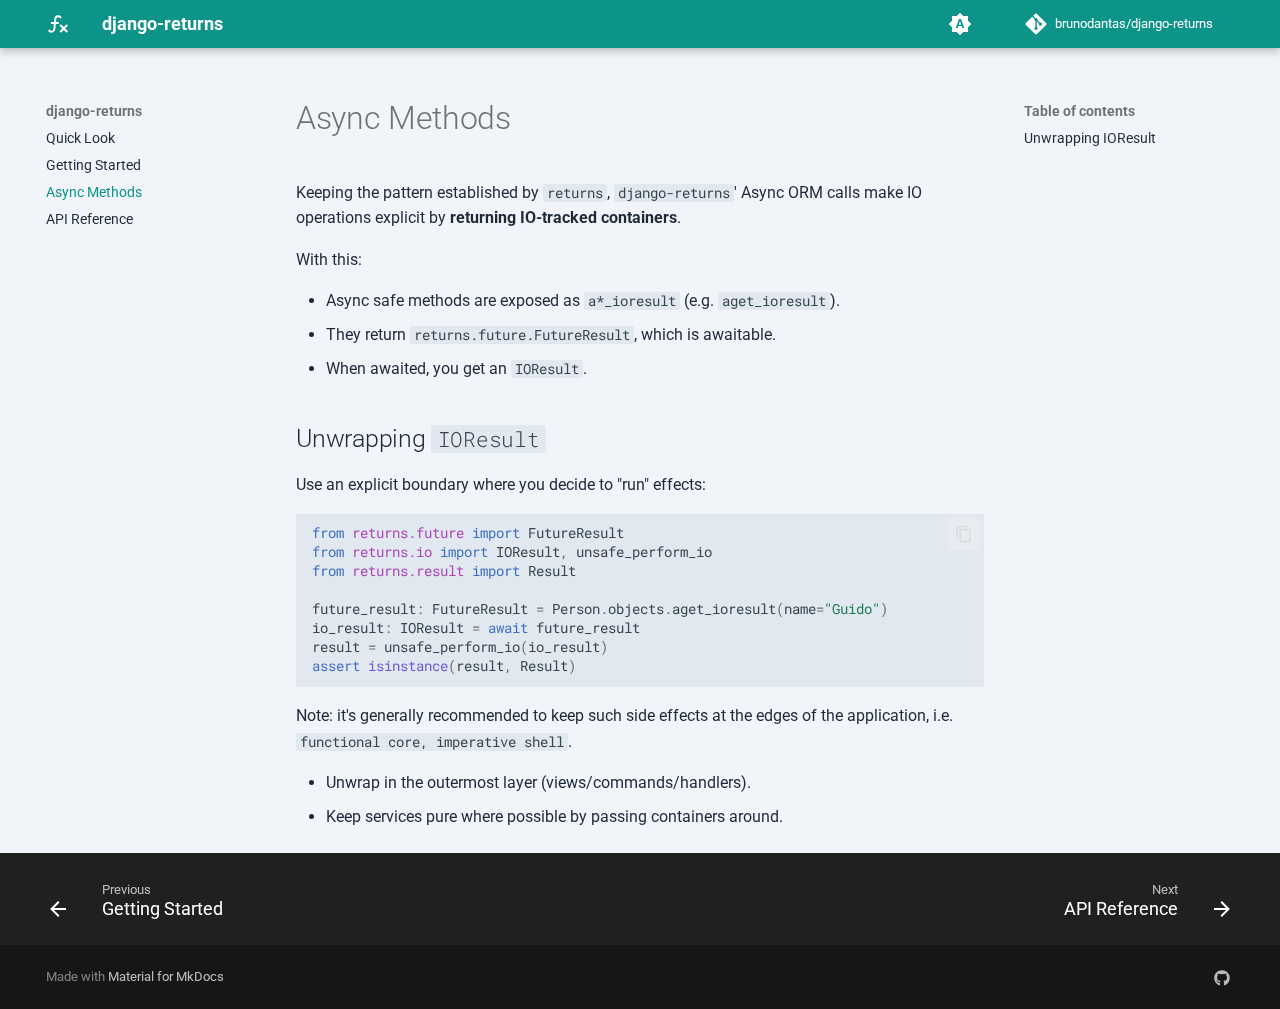
<file: async-io/index.html>
<!doctype html>
<html lang="en" class="no-js">
  <head>
    
      <meta charset="utf-8">
      <meta name="viewport" content="width=device-width,initial-scale=1">
      
        <meta name="description" content="Meaningful Django utils based on Functional Programming">
      
      
      
        <link rel="canonical" href="https://brunodantas.github.io/django-returns/async-io/">
      
      
        <link rel="prev" href="../getting-started/">
      
      
        <link rel="next" href="../api/">
      
      
        
      
      
      <link rel="icon" href="../assets/images/favicon.png">
      <meta name="generator" content="mkdocs-1.6.1, mkdocs-material-9.7.1">
    
    
      
        <title>Async Methods - django-returns</title>
      
    
    
      <link rel="stylesheet" href="../assets/stylesheets/main.484c7ddc.min.css">
      
        
        <link rel="stylesheet" href="../assets/stylesheets/palette.ab4e12ef.min.css">
      
      


    
    
      
    
    
      
        
        
        <link rel="preconnect" href="https://fonts.gstatic.com" crossorigin>
        <link rel="stylesheet" href="https://fonts.googleapis.com/css?family=Roboto:300,300i,400,400i,700,700i%7CRoboto+Mono:400,400i,700,700i&display=fallback">
        <style>:root{--md-text-font:"Roboto";--md-code-font:"Roboto Mono"}</style>
      
    
    
      <link rel="stylesheet" href="../stylesheets/extra.css">
    
    <script>__md_scope=new URL("..",location),__md_hash=e=>[...e].reduce(((e,_)=>(e<<5)-e+_.charCodeAt(0)),0),__md_get=(e,_=localStorage,t=__md_scope)=>JSON.parse(_.getItem(t.pathname+"."+e)),__md_set=(e,_,t=localStorage,a=__md_scope)=>{try{t.setItem(a.pathname+"."+e,JSON.stringify(_))}catch(e){}}</script>
    
      

    
    
  
<meta property="og:type" content="website" />
<meta property="og:title" content="Async Methods - django-returns" />
<meta property="og:description" content="Meaningful Django utils based on Functional Programming" />
<meta property="og:image" content="https://brunodantas.github.io/django-returns/assets/images/social/async-io.png" />
<meta property="og:image:type" content="image/png" />
<meta property="og:image:width" content="1200" />
<meta property="og:image:height" content="630" />
<meta property="og:url" content="https://brunodantas.github.io/django-returns/async-io/" />
<meta property="twitter:card" content="summary_large_image" />
<meta property="twitter:title" content="Async Methods - django-returns" />
<meta property="twitter:description" content="Meaningful Django utils based on Functional Programming" />
<meta property="twitter:image" content="https://brunodantas.github.io/django-returns/assets/images/social/async-io.png" />
</head>
  
  
    
    
      
    
    
    
    
    <body dir="ltr" data-md-color-scheme="default" data-md-color-primary="indigo" data-md-color-accent="indigo">
  
    
    <input class="md-toggle" data-md-toggle="drawer" type="checkbox" id="__drawer" autocomplete="off">
    <input class="md-toggle" data-md-toggle="search" type="checkbox" id="__search" autocomplete="off">
    <label class="md-overlay" for="__drawer"></label>
    <div data-md-component="skip">
      
        
        <a href="#async-methods" class="md-skip">
          Skip to content
        </a>
      
    </div>
    <div data-md-component="announce">
      
    </div>
    
    
      

  

<header class="md-header md-header--shadow" data-md-component="header">
  <nav class="md-header__inner md-grid" aria-label="Header">
    <a href=".." title="django-returns" class="md-header__button md-logo" aria-label="django-returns" data-md-component="logo">
      
  
  <svg xmlns="http://www.w3.org/2000/svg" viewBox="0 0 24 24"><path d="M12.42 5.29c-1.1-.1-2.07.71-2.17 1.82L10 10h2.82v2h-3l-.44 5.07A4.001 4.001 0 0 1 2 18.83l1.5-1.5c.33 1.05 1.46 1.64 2.5 1.3.78-.24 1.33-.93 1.4-1.74L7.82 12h-3v-2H8l.27-3.07a4.01 4.01 0 0 1 4.33-3.65c1.26.11 2.4.81 3.06 1.89l-1.5 1.5c-.25-.77-.93-1.31-1.74-1.38M22 13.65l-1.41-1.41-2.83 2.83-2.83-2.83-1.43 1.41 2.85 2.85-2.85 2.81 1.43 1.41 2.83-2.83 2.83 2.83L22 19.31l-2.83-2.81z"/></svg>

    </a>
    <label class="md-header__button md-icon" for="__drawer">
      
      <svg xmlns="http://www.w3.org/2000/svg" viewBox="0 0 24 24"><path d="M3 6h18v2H3zm0 5h18v2H3zm0 5h18v2H3z"/></svg>
    </label>
    <div class="md-header__title" data-md-component="header-title">
      <div class="md-header__ellipsis">
        <div class="md-header__topic">
          <span class="md-ellipsis">
            django-returns
          </span>
        </div>
        <div class="md-header__topic" data-md-component="header-topic">
          <span class="md-ellipsis">
            
              Async Methods
            
          </span>
        </div>
      </div>
    </div>
    
      
        <form class="md-header__option" data-md-component="palette">
  
    
    
    
    <input class="md-option" data-md-color-media="(prefers-color-scheme)" data-md-color-scheme="default" data-md-color-primary="indigo" data-md-color-accent="indigo"  aria-label="Switch to light mode"  type="radio" name="__palette" id="__palette_0">
    
      <label class="md-header__button md-icon" title="Switch to light mode" for="__palette_1" hidden>
        <svg xmlns="http://www.w3.org/2000/svg" viewBox="0 0 24 24"><path d="m14.3 16-.7-2h-3.2l-.7 2H7.8L11 7h2l3.2 9zM20 8.69V4h-4.69L12 .69 8.69 4H4v4.69L.69 12 4 15.31V20h4.69L12 23.31 15.31 20H20v-4.69L23.31 12zm-9.15 3.96h2.3L12 9z"/></svg>
      </label>
    
  
    
    
    
    <input class="md-option" data-md-color-media="(prefers-color-scheme: light)" data-md-color-scheme="default" data-md-color-primary="custom" data-md-color-accent="indigo"  aria-label="Switch to dark mode"  type="radio" name="__palette" id="__palette_1">
    
      <label class="md-header__button md-icon" title="Switch to dark mode" for="__palette_2" hidden>
        <svg xmlns="http://www.w3.org/2000/svg" viewBox="0 0 24 24"><path d="M12 8a4 4 0 0 0-4 4 4 4 0 0 0 4 4 4 4 0 0 0 4-4 4 4 0 0 0-4-4m0 10a6 6 0 0 1-6-6 6 6 0 0 1 6-6 6 6 0 0 1 6 6 6 6 0 0 1-6 6m8-9.31V4h-4.69L12 .69 8.69 4H4v4.69L.69 12 4 15.31V20h4.69L12 23.31 15.31 20H20v-4.69L23.31 12z"/></svg>
      </label>
    
  
    
    
    
    <input class="md-option" data-md-color-media="(prefers-color-scheme: dark)" data-md-color-scheme="slate" data-md-color-primary="custom" data-md-color-accent="indigo"  aria-label="Switch to system preference"  type="radio" name="__palette" id="__palette_2">
    
      <label class="md-header__button md-icon" title="Switch to system preference" for="__palette_0" hidden>
        <svg xmlns="http://www.w3.org/2000/svg" viewBox="0 0 24 24"><path d="M12 18c-.89 0-1.74-.2-2.5-.55C11.56 16.5 13 14.42 13 12s-1.44-4.5-3.5-5.45C10.26 6.2 11.11 6 12 6a6 6 0 0 1 6 6 6 6 0 0 1-6 6m8-9.31V4h-4.69L12 .69 8.69 4H4v4.69L.69 12 4 15.31V20h4.69L12 23.31 15.31 20H20v-4.69L23.31 12z"/></svg>
      </label>
    
  
</form>
      
    
    
      <script>var palette=__md_get("__palette");if(palette&&palette.color){if("(prefers-color-scheme)"===palette.color.media){var media=matchMedia("(prefers-color-scheme: light)"),input=document.querySelector(media.matches?"[data-md-color-media='(prefers-color-scheme: light)']":"[data-md-color-media='(prefers-color-scheme: dark)']");palette.color.media=input.getAttribute("data-md-color-media"),palette.color.scheme=input.getAttribute("data-md-color-scheme"),palette.color.primary=input.getAttribute("data-md-color-primary"),palette.color.accent=input.getAttribute("data-md-color-accent")}for(var[key,value]of Object.entries(palette.color))document.body.setAttribute("data-md-color-"+key,value)}</script>
    
    
    
    
      <div class="md-header__source">
        <a href="https://github.com/brunodantas/django-returns" title="Go to repository" class="md-source" data-md-component="source">
  <div class="md-source__icon md-icon">
    
    <svg xmlns="http://www.w3.org/2000/svg" viewBox="0 0 448 512"><!--! Font Awesome Free 7.1.0 by @fontawesome - https://fontawesome.com License - https://fontawesome.com/license/free (Icons: CC BY 4.0, Fonts: SIL OFL 1.1, Code: MIT License) Copyright 2025 Fonticons, Inc.--><path d="M439.6 236.1 244 40.5c-5.4-5.5-12.8-8.5-20.4-8.5s-15 3-20.4 8.4L162.5 81l51.5 51.5c27.1-9.1 52.7 16.8 43.4 43.7l49.7 49.7c34.2-11.8 61.2 31 35.5 56.7-26.5 26.5-70.2-2.9-56-37.3L240.3 199v121.9c25.3 12.5 22.3 41.8 9.1 55-6.4 6.4-15.2 10.1-24.3 10.1s-17.8-3.6-24.3-10.1c-17.6-17.6-11.1-46.9 11.2-56v-123c-20.8-8.5-24.6-30.7-18.6-45L142.6 101 8.5 235.1C3 240.6 0 247.9 0 255.5s3 15 8.5 20.4l195.6 195.7c5.4 5.4 12.7 8.4 20.4 8.4s15-3 20.4-8.4l194.7-194.7c5.4-5.4 8.4-12.8 8.4-20.4s-3-15-8.4-20.4"/></svg>
  </div>
  <div class="md-source__repository">
    brunodantas/django-returns
  </div>
</a>
      </div>
    
  </nav>
  
</header>
    
    <div class="md-container" data-md-component="container">
      
      
        
          
        
      
      <main class="md-main" data-md-component="main">
        <div class="md-main__inner md-grid">
          
            
              
              <div class="md-sidebar md-sidebar--primary" data-md-component="sidebar" data-md-type="navigation" >
                <div class="md-sidebar__scrollwrap">
                  <div class="md-sidebar__inner">
                    



<nav class="md-nav md-nav--primary" aria-label="Navigation" data-md-level="0">
  <label class="md-nav__title" for="__drawer">
    <a href=".." title="django-returns" class="md-nav__button md-logo" aria-label="django-returns" data-md-component="logo">
      
  
  <svg xmlns="http://www.w3.org/2000/svg" viewBox="0 0 24 24"><path d="M12.42 5.29c-1.1-.1-2.07.71-2.17 1.82L10 10h2.82v2h-3l-.44 5.07A4.001 4.001 0 0 1 2 18.83l1.5-1.5c.33 1.05 1.46 1.64 2.5 1.3.78-.24 1.33-.93 1.4-1.74L7.82 12h-3v-2H8l.27-3.07a4.01 4.01 0 0 1 4.33-3.65c1.26.11 2.4.81 3.06 1.89l-1.5 1.5c-.25-.77-.93-1.31-1.74-1.38M22 13.65l-1.41-1.41-2.83 2.83-2.83-2.83-1.43 1.41 2.85 2.85-2.85 2.81 1.43 1.41 2.83-2.83 2.83 2.83L22 19.31l-2.83-2.81z"/></svg>

    </a>
    django-returns
  </label>
  
    <div class="md-nav__source">
      <a href="https://github.com/brunodantas/django-returns" title="Go to repository" class="md-source" data-md-component="source">
  <div class="md-source__icon md-icon">
    
    <svg xmlns="http://www.w3.org/2000/svg" viewBox="0 0 448 512"><!--! Font Awesome Free 7.1.0 by @fontawesome - https://fontawesome.com License - https://fontawesome.com/license/free (Icons: CC BY 4.0, Fonts: SIL OFL 1.1, Code: MIT License) Copyright 2025 Fonticons, Inc.--><path d="M439.6 236.1 244 40.5c-5.4-5.5-12.8-8.5-20.4-8.5s-15 3-20.4 8.4L162.5 81l51.5 51.5c27.1-9.1 52.7 16.8 43.4 43.7l49.7 49.7c34.2-11.8 61.2 31 35.5 56.7-26.5 26.5-70.2-2.9-56-37.3L240.3 199v121.9c25.3 12.5 22.3 41.8 9.1 55-6.4 6.4-15.2 10.1-24.3 10.1s-17.8-3.6-24.3-10.1c-17.6-17.6-11.1-46.9 11.2-56v-123c-20.8-8.5-24.6-30.7-18.6-45L142.6 101 8.5 235.1C3 240.6 0 247.9 0 255.5s3 15 8.5 20.4l195.6 195.7c5.4 5.4 12.7 8.4 20.4 8.4s15-3 20.4-8.4l194.7-194.7c5.4-5.4 8.4-12.8 8.4-20.4s-3-15-8.4-20.4"/></svg>
  </div>
  <div class="md-source__repository">
    brunodantas/django-returns
  </div>
</a>
    </div>
  
  <ul class="md-nav__list" data-md-scrollfix>
    
      
      
  
  
  
  
    <li class="md-nav__item">
      <a href=".." class="md-nav__link">
        
  
  
  <span class="md-ellipsis">
    
  
    Quick Look
  

    
  </span>
  
  

      </a>
    </li>
  

    
      
      
  
  
  
  
    <li class="md-nav__item">
      <a href="../getting-started/" class="md-nav__link">
        
  
  
  <span class="md-ellipsis">
    
  
    Getting Started
  

    
  </span>
  
  

      </a>
    </li>
  

    
      
      
  
  
    
  
  
  
    <li class="md-nav__item md-nav__item--active">
      
      <input class="md-nav__toggle md-toggle" type="checkbox" id="__toc">
      
      
        
      
      
        <label class="md-nav__link md-nav__link--active" for="__toc">
          
  
  
  <span class="md-ellipsis">
    
  
    Async Methods
  

    
  </span>
  
  

          <span class="md-nav__icon md-icon"></span>
        </label>
      
      <a href="./" class="md-nav__link md-nav__link--active">
        
  
  
  <span class="md-ellipsis">
    
  
    Async Methods
  

    
  </span>
  
  

      </a>
      
        

<nav class="md-nav md-nav--secondary" aria-label="Table of contents">
  
  
  
    
  
  
    <label class="md-nav__title" for="__toc">
      <span class="md-nav__icon md-icon"></span>
      Table of contents
    </label>
    <ul class="md-nav__list" data-md-component="toc" data-md-scrollfix>
      
        <li class="md-nav__item">
  <a href="#unwrapping-ioresult" class="md-nav__link">
    <span class="md-ellipsis">
      
        Unwrapping IOResult
      
    </span>
  </a>
  
</li>
      
    </ul>
  
</nav>
      
    </li>
  

    
      
      
  
  
  
  
    <li class="md-nav__item">
      <a href="../api/" class="md-nav__link">
        
  
  
  <span class="md-ellipsis">
    
  
    API Reference
  

    
  </span>
  
  

      </a>
    </li>
  

    
  </ul>
</nav>
                  </div>
                </div>
              </div>
            
            
              
              <div class="md-sidebar md-sidebar--secondary" data-md-component="sidebar" data-md-type="toc" >
                <div class="md-sidebar__scrollwrap">
                  <div class="md-sidebar__inner">
                    

<nav class="md-nav md-nav--secondary" aria-label="Table of contents">
  
  
  
    
  
  
    <label class="md-nav__title" for="__toc">
      <span class="md-nav__icon md-icon"></span>
      Table of contents
    </label>
    <ul class="md-nav__list" data-md-component="toc" data-md-scrollfix>
      
        <li class="md-nav__item">
  <a href="#unwrapping-ioresult" class="md-nav__link">
    <span class="md-ellipsis">
      
        Unwrapping IOResult
      
    </span>
  </a>
  
</li>
      
    </ul>
  
</nav>
                  </div>
                </div>
              </div>
            
          
          
            <div class="md-content" data-md-component="content">
              
              <article class="md-content__inner md-typeset">
                
                  


  
  


<h1 id="async-methods">Async Methods<a class="headerlink" href="#async-methods" title="Permanent link">&para;</a></h1>
<p>Keeping the pattern established by <code>returns</code>, <code>django-returns</code>' Async ORM calls
make IO operations explicit by <strong>returning IO-tracked containers</strong>.</p>
<p>With this:</p>
<ul>
<li>Async safe methods are exposed as <code>a*_ioresult</code> (e.g. <code>aget_ioresult</code>).</li>
<li>They return <code>returns.future.FutureResult</code>, which is awaitable.</li>
<li>When awaited, you get an <code>IOResult</code>.</li>
</ul>
<h2 id="unwrapping-ioresult">Unwrapping <code>IOResult</code><a class="headerlink" href="#unwrapping-ioresult" title="Permanent link">&para;</a></h2>
<p>Use an explicit boundary where you decide to "run" effects:</p>
<div class="highlight"><pre><span></span><code><span class="kn">from</span><span class="w"> </span><span class="nn">returns.future</span><span class="w"> </span><span class="kn">import</span> <span class="n">FutureResult</span>
<span class="kn">from</span><span class="w"> </span><span class="nn">returns.io</span><span class="w"> </span><span class="kn">import</span> <span class="n">IOResult</span><span class="p">,</span> <span class="n">unsafe_perform_io</span>
<span class="kn">from</span><span class="w"> </span><span class="nn">returns.result</span><span class="w"> </span><span class="kn">import</span> <span class="n">Result</span>

<span class="n">future_result</span><span class="p">:</span> <span class="n">FutureResult</span> <span class="o">=</span> <span class="n">Person</span><span class="o">.</span><span class="n">objects</span><span class="o">.</span><span class="n">aget_ioresult</span><span class="p">(</span><span class="n">name</span><span class="o">=</span><span class="s2">&quot;Guido&quot;</span><span class="p">)</span>
<span class="n">io_result</span><span class="p">:</span> <span class="n">IOResult</span> <span class="o">=</span> <span class="k">await</span> <span class="n">future_result</span>
<span class="n">result</span> <span class="o">=</span> <span class="n">unsafe_perform_io</span><span class="p">(</span><span class="n">io_result</span><span class="p">)</span>
<span class="k">assert</span> <span class="nb">isinstance</span><span class="p">(</span><span class="n">result</span><span class="p">,</span> <span class="n">Result</span><span class="p">)</span>
</code></pre></div>
<p>Note: it's generally recommended to keep such side effects
at the edges of the application, i.e. <code>functional core, imperative shell</code>.</p>
<ul>
<li>Unwrap in the outermost layer (views/commands/handlers).</li>
<li>Keep services pure where possible by passing containers around.</li>
</ul>












                
              </article>
            </div>
          
          
<script>var target=document.getElementById(location.hash.slice(1));target&&target.name&&(target.checked=target.name.startsWith("__tabbed_"))</script>
        </div>
        
          <button type="button" class="md-top md-icon" data-md-component="top" hidden>
  
  <svg xmlns="http://www.w3.org/2000/svg" viewBox="0 0 24 24"><path d="M13 20h-2V8l-5.5 5.5-1.42-1.42L12 4.16l7.92 7.92-1.42 1.42L13 8z"/></svg>
  Back to top
</button>
        
      </main>
      
        <footer class="md-footer">
  
    
      
      <nav class="md-footer__inner md-grid" aria-label="Footer" >
        
          
          <a href="../getting-started/" class="md-footer__link md-footer__link--prev" aria-label="Previous: Getting Started">
            <div class="md-footer__button md-icon">
              
              <svg xmlns="http://www.w3.org/2000/svg" viewBox="0 0 24 24"><path d="M20 11v2H8l5.5 5.5-1.42 1.42L4.16 12l7.92-7.92L13.5 5.5 8 11z"/></svg>
            </div>
            <div class="md-footer__title">
              <span class="md-footer__direction">
                Previous
              </span>
              <div class="md-ellipsis">
                Getting Started
              </div>
            </div>
          </a>
        
        
          
          <a href="../api/" class="md-footer__link md-footer__link--next" aria-label="Next: API Reference">
            <div class="md-footer__title">
              <span class="md-footer__direction">
                Next
              </span>
              <div class="md-ellipsis">
                API Reference
              </div>
            </div>
            <div class="md-footer__button md-icon">
              
              <svg xmlns="http://www.w3.org/2000/svg" viewBox="0 0 24 24"><path d="M4 11v2h12l-5.5 5.5 1.42 1.42L19.84 12l-7.92-7.92L10.5 5.5 16 11z"/></svg>
            </div>
          </a>
        
      </nav>
    
  
  <div class="md-footer-meta md-typeset">
    <div class="md-footer-meta__inner md-grid">
      <div class="md-copyright">
  
  
    Made with
    <a href="https://squidfunk.github.io/mkdocs-material/" target="_blank" rel="noopener">
      Material for MkDocs
    </a>
  
</div>
      
        
<div class="md-social">
  
    
    
    
    
    <a href="https://github.com/brunodantas/django-returns" target="_blank" rel="noopener" title="GitHub" class="md-social__link">
      <svg xmlns="http://www.w3.org/2000/svg" viewBox="0 0 512 512"><!--! Font Awesome Free 7.1.0 by @fontawesome - https://fontawesome.com License - https://fontawesome.com/license/free (Icons: CC BY 4.0, Fonts: SIL OFL 1.1, Code: MIT License) Copyright 2025 Fonticons, Inc.--><path d="M173.9 397.4c0 2-2.3 3.6-5.2 3.6-3.3.3-5.6-1.3-5.6-3.6 0-2 2.3-3.6 5.2-3.6 3-.3 5.6 1.3 5.6 3.6m-31.1-4.5c-.7 2 1.3 4.3 4.3 4.9 2.6 1 5.6 0 6.2-2s-1.3-4.3-4.3-5.2c-2.6-.7-5.5.3-6.2 2.3m44.2-1.7c-2.9.7-4.9 2.6-4.6 4.9.3 2 2.9 3.3 5.9 2.6 2.9-.7 4.9-2.6 4.6-4.6-.3-1.9-3-3.2-5.9-2.9M252.8 8C114.1 8 8 113.3 8 252c0 110.9 69.8 205.8 169.5 239.2 12.8 2.3 17.3-5.6 17.3-12.1 0-6.2-.3-40.4-.3-61.4 0 0-70 15-84.7-29.8 0 0-11.4-29.1-27.8-36.6 0 0-22.9-15.7 1.6-15.4 0 0 24.9 2 38.6 25.8 21.9 38.6 58.6 27.5 72.9 20.9 2.3-16 8.8-27.1 16-33.7-55.9-6.2-112.3-14.3-112.3-110.5 0-27.5 7.6-41.3 23.6-58.9-2.6-6.5-11.1-33.3 2.6-67.9 20.9-6.5 69 27 69 27 20-5.6 41.5-8.5 62.8-8.5s42.8 2.9 62.8 8.5c0 0 48.1-33.6 69-27 13.7 34.7 5.2 61.4 2.6 67.9 16 17.7 25.8 31.5 25.8 58.9 0 96.5-58.9 104.2-114.8 110.5 9.2 7.9 17 22.9 17 46.4 0 33.7-.3 75.4-.3 83.6 0 6.5 4.6 14.4 17.3 12.1C436.2 457.8 504 362.9 504 252 504 113.3 391.5 8 252.8 8M105.2 352.9c-1.3 1-1 3.3.7 5.2 1.6 1.6 3.9 2.3 5.2 1 1.3-1 1-3.3-.7-5.2-1.6-1.6-3.9-2.3-5.2-1m-10.8-8.1c-.7 1.3.3 2.9 2.3 3.9 1.6 1 3.6.7 4.3-.7.7-1.3-.3-2.9-2.3-3.9-2-.6-3.6-.3-4.3.7m32.4 35.6c-1.6 1.3-1 4.3 1.3 6.2 2.3 2.3 5.2 2.6 6.5 1 1.3-1.3.7-4.3-1.3-6.2-2.2-2.3-5.2-2.6-6.5-1m-11.4-14.7c-1.6 1-1.6 3.6 0 5.9s4.3 3.3 5.6 2.3c1.6-1.3 1.6-3.9 0-6.2-1.4-2.3-4-3.3-5.6-2"/></svg>
    </a>
  
</div>
      
    </div>
  </div>
</footer>
      
    </div>
    <div class="md-dialog" data-md-component="dialog">
      <div class="md-dialog__inner md-typeset"></div>
    </div>
    
    
    
      
      
      <script id="__config" type="application/json">{"annotate": null, "base": "..", "features": ["content.code.copy", "navigation.footer", "navigation.instant", "navigation.top"], "search": "../assets/javascripts/workers/search.2c215733.min.js", "tags": null, "translations": {"clipboard.copied": "Copied to clipboard", "clipboard.copy": "Copy to clipboard", "search.result.more.one": "1 more on this page", "search.result.more.other": "# more on this page", "search.result.none": "No matching documents", "search.result.one": "1 matching document", "search.result.other": "# matching documents", "search.result.placeholder": "Type to start searching", "search.result.term.missing": "Missing", "select.version": "Select version"}, "version": null}</script>
    
    
      <script src="../assets/javascripts/bundle.79ae519e.min.js"></script>
      
    
  </body>
</html>
</file>
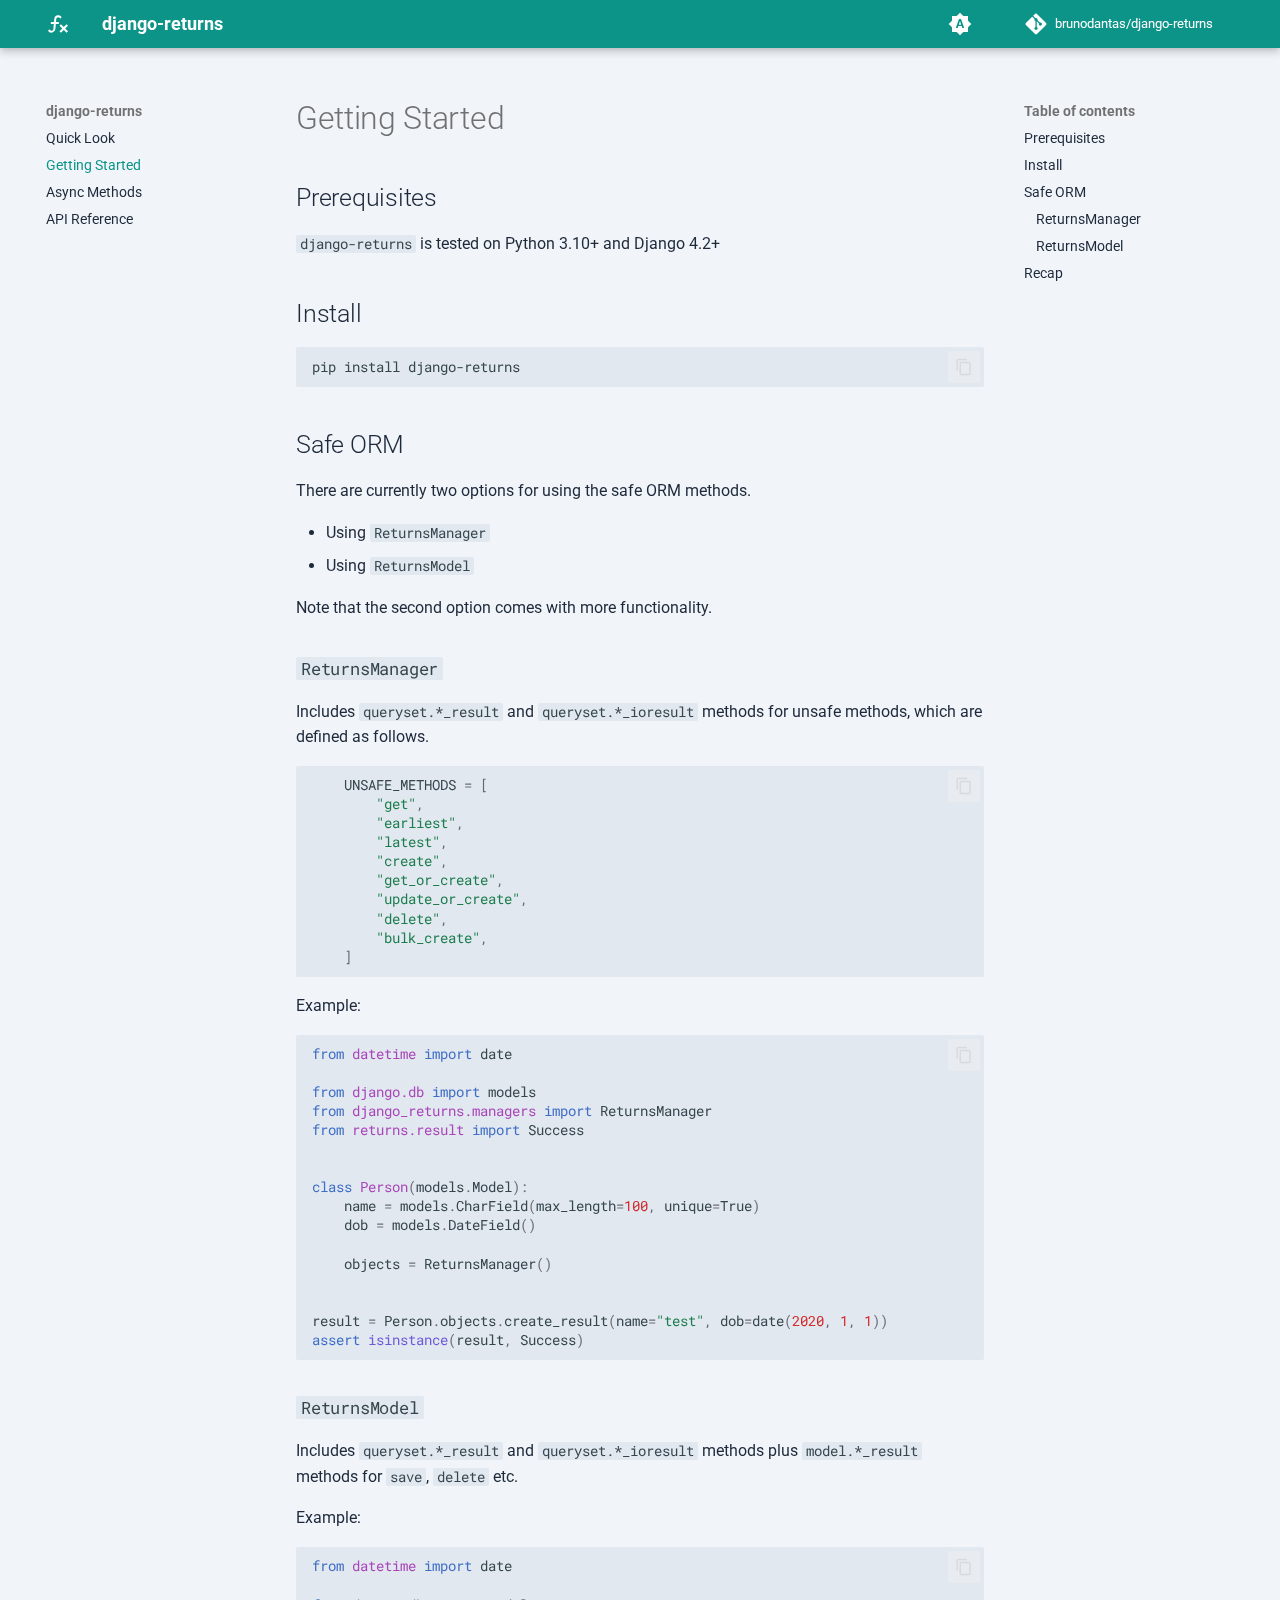
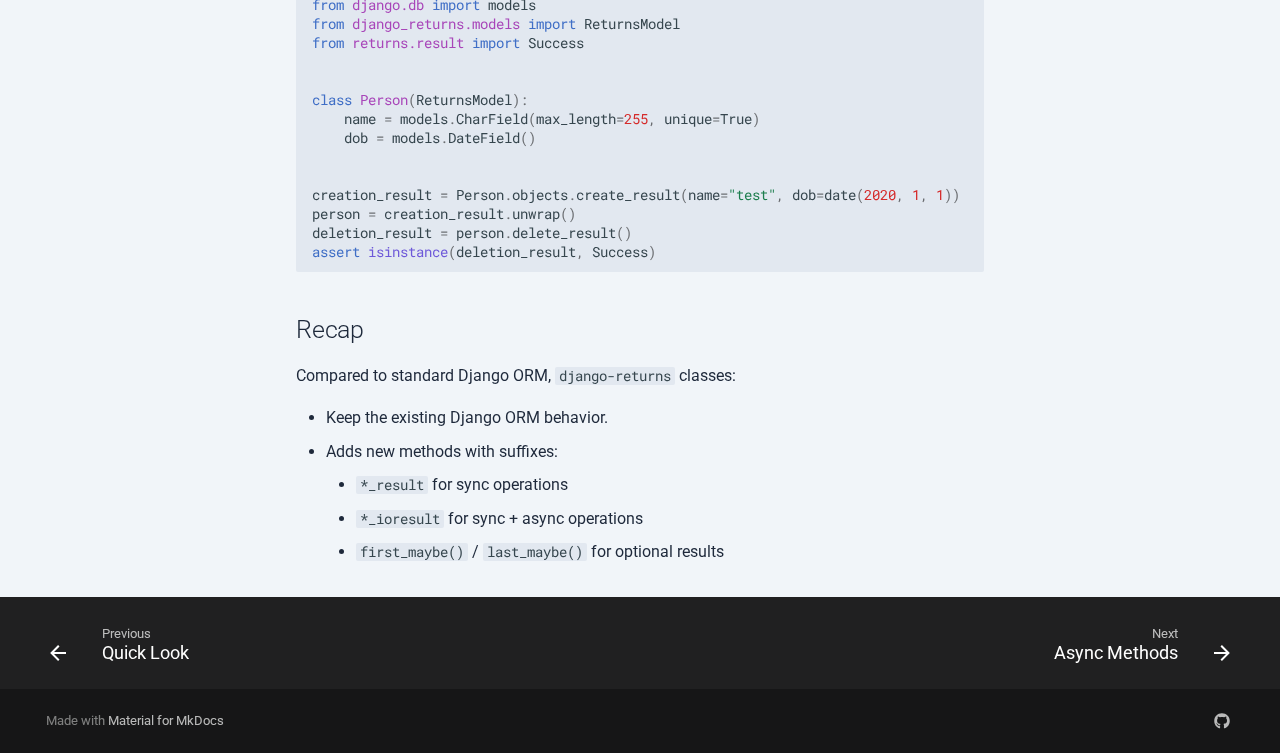
<file: getting-started/index.html>
<!doctype html>
<html lang="en" class="no-js">
  <head>
    
      <meta charset="utf-8">
      <meta name="viewport" content="width=device-width,initial-scale=1">
      
        <meta name="description" content="Meaningful Django utils based on Functional Programming">
      
      
      
        <link rel="canonical" href="https://brunodantas.github.io/django-returns/getting-started/">
      
      
        <link rel="prev" href="..">
      
      
        <link rel="next" href="../async-io/">
      
      
        
      
      
      <link rel="icon" href="../assets/images/favicon.png">
      <meta name="generator" content="mkdocs-1.6.1, mkdocs-material-9.7.1">
    
    
      
        <title>Getting Started - django-returns</title>
      
    
    
      <link rel="stylesheet" href="../assets/stylesheets/main.484c7ddc.min.css">
      
        
        <link rel="stylesheet" href="../assets/stylesheets/palette.ab4e12ef.min.css">
      
      


    
    
      
    
    
      
        
        
        <link rel="preconnect" href="https://fonts.gstatic.com" crossorigin>
        <link rel="stylesheet" href="https://fonts.googleapis.com/css?family=Roboto:300,300i,400,400i,700,700i%7CRoboto+Mono:400,400i,700,700i&display=fallback">
        <style>:root{--md-text-font:"Roboto";--md-code-font:"Roboto Mono"}</style>
      
    
    
      <link rel="stylesheet" href="../stylesheets/extra.css">
    
    <script>__md_scope=new URL("..",location),__md_hash=e=>[...e].reduce(((e,_)=>(e<<5)-e+_.charCodeAt(0)),0),__md_get=(e,_=localStorage,t=__md_scope)=>JSON.parse(_.getItem(t.pathname+"."+e)),__md_set=(e,_,t=localStorage,a=__md_scope)=>{try{t.setItem(a.pathname+"."+e,JSON.stringify(_))}catch(e){}}</script>
    
      

    
    
  
<meta property="og:type" content="website" />
<meta property="og:title" content="Getting Started - django-returns" />
<meta property="og:description" content="Meaningful Django utils based on Functional Programming" />
<meta property="og:image" content="https://brunodantas.github.io/django-returns/assets/images/social/getting-started.png" />
<meta property="og:image:type" content="image/png" />
<meta property="og:image:width" content="1200" />
<meta property="og:image:height" content="630" />
<meta property="og:url" content="https://brunodantas.github.io/django-returns/getting-started/" />
<meta property="twitter:card" content="summary_large_image" />
<meta property="twitter:title" content="Getting Started - django-returns" />
<meta property="twitter:description" content="Meaningful Django utils based on Functional Programming" />
<meta property="twitter:image" content="https://brunodantas.github.io/django-returns/assets/images/social/getting-started.png" />
</head>
  
  
    
    
      
    
    
    
    
    <body dir="ltr" data-md-color-scheme="default" data-md-color-primary="indigo" data-md-color-accent="indigo">
  
    
    <input class="md-toggle" data-md-toggle="drawer" type="checkbox" id="__drawer" autocomplete="off">
    <input class="md-toggle" data-md-toggle="search" type="checkbox" id="__search" autocomplete="off">
    <label class="md-overlay" for="__drawer"></label>
    <div data-md-component="skip">
      
        
        <a href="#getting-started" class="md-skip">
          Skip to content
        </a>
      
    </div>
    <div data-md-component="announce">
      
    </div>
    
    
      

  

<header class="md-header md-header--shadow" data-md-component="header">
  <nav class="md-header__inner md-grid" aria-label="Header">
    <a href=".." title="django-returns" class="md-header__button md-logo" aria-label="django-returns" data-md-component="logo">
      
  
  <svg xmlns="http://www.w3.org/2000/svg" viewBox="0 0 24 24"><path d="M12.42 5.29c-1.1-.1-2.07.71-2.17 1.82L10 10h2.82v2h-3l-.44 5.07A4.001 4.001 0 0 1 2 18.83l1.5-1.5c.33 1.05 1.46 1.64 2.5 1.3.78-.24 1.33-.93 1.4-1.74L7.82 12h-3v-2H8l.27-3.07a4.01 4.01 0 0 1 4.33-3.65c1.26.11 2.4.81 3.06 1.89l-1.5 1.5c-.25-.77-.93-1.31-1.74-1.38M22 13.65l-1.41-1.41-2.83 2.83-2.83-2.83-1.43 1.41 2.85 2.85-2.85 2.81 1.43 1.41 2.83-2.83 2.83 2.83L22 19.31l-2.83-2.81z"/></svg>

    </a>
    <label class="md-header__button md-icon" for="__drawer">
      
      <svg xmlns="http://www.w3.org/2000/svg" viewBox="0 0 24 24"><path d="M3 6h18v2H3zm0 5h18v2H3zm0 5h18v2H3z"/></svg>
    </label>
    <div class="md-header__title" data-md-component="header-title">
      <div class="md-header__ellipsis">
        <div class="md-header__topic">
          <span class="md-ellipsis">
            django-returns
          </span>
        </div>
        <div class="md-header__topic" data-md-component="header-topic">
          <span class="md-ellipsis">
            
              Getting Started
            
          </span>
        </div>
      </div>
    </div>
    
      
        <form class="md-header__option" data-md-component="palette">
  
    
    
    
    <input class="md-option" data-md-color-media="(prefers-color-scheme)" data-md-color-scheme="default" data-md-color-primary="indigo" data-md-color-accent="indigo"  aria-label="Switch to light mode"  type="radio" name="__palette" id="__palette_0">
    
      <label class="md-header__button md-icon" title="Switch to light mode" for="__palette_1" hidden>
        <svg xmlns="http://www.w3.org/2000/svg" viewBox="0 0 24 24"><path d="m14.3 16-.7-2h-3.2l-.7 2H7.8L11 7h2l3.2 9zM20 8.69V4h-4.69L12 .69 8.69 4H4v4.69L.69 12 4 15.31V20h4.69L12 23.31 15.31 20H20v-4.69L23.31 12zm-9.15 3.96h2.3L12 9z"/></svg>
      </label>
    
  
    
    
    
    <input class="md-option" data-md-color-media="(prefers-color-scheme: light)" data-md-color-scheme="default" data-md-color-primary="custom" data-md-color-accent="indigo"  aria-label="Switch to dark mode"  type="radio" name="__palette" id="__palette_1">
    
      <label class="md-header__button md-icon" title="Switch to dark mode" for="__palette_2" hidden>
        <svg xmlns="http://www.w3.org/2000/svg" viewBox="0 0 24 24"><path d="M12 8a4 4 0 0 0-4 4 4 4 0 0 0 4 4 4 4 0 0 0 4-4 4 4 0 0 0-4-4m0 10a6 6 0 0 1-6-6 6 6 0 0 1 6-6 6 6 0 0 1 6 6 6 6 0 0 1-6 6m8-9.31V4h-4.69L12 .69 8.69 4H4v4.69L.69 12 4 15.31V20h4.69L12 23.31 15.31 20H20v-4.69L23.31 12z"/></svg>
      </label>
    
  
    
    
    
    <input class="md-option" data-md-color-media="(prefers-color-scheme: dark)" data-md-color-scheme="slate" data-md-color-primary="custom" data-md-color-accent="indigo"  aria-label="Switch to system preference"  type="radio" name="__palette" id="__palette_2">
    
      <label class="md-header__button md-icon" title="Switch to system preference" for="__palette_0" hidden>
        <svg xmlns="http://www.w3.org/2000/svg" viewBox="0 0 24 24"><path d="M12 18c-.89 0-1.74-.2-2.5-.55C11.56 16.5 13 14.42 13 12s-1.44-4.5-3.5-5.45C10.26 6.2 11.11 6 12 6a6 6 0 0 1 6 6 6 6 0 0 1-6 6m8-9.31V4h-4.69L12 .69 8.69 4H4v4.69L.69 12 4 15.31V20h4.69L12 23.31 15.31 20H20v-4.69L23.31 12z"/></svg>
      </label>
    
  
</form>
      
    
    
      <script>var palette=__md_get("__palette");if(palette&&palette.color){if("(prefers-color-scheme)"===palette.color.media){var media=matchMedia("(prefers-color-scheme: light)"),input=document.querySelector(media.matches?"[data-md-color-media='(prefers-color-scheme: light)']":"[data-md-color-media='(prefers-color-scheme: dark)']");palette.color.media=input.getAttribute("data-md-color-media"),palette.color.scheme=input.getAttribute("data-md-color-scheme"),palette.color.primary=input.getAttribute("data-md-color-primary"),palette.color.accent=input.getAttribute("data-md-color-accent")}for(var[key,value]of Object.entries(palette.color))document.body.setAttribute("data-md-color-"+key,value)}</script>
    
    
    
    
      <div class="md-header__source">
        <a href="https://github.com/brunodantas/django-returns" title="Go to repository" class="md-source" data-md-component="source">
  <div class="md-source__icon md-icon">
    
    <svg xmlns="http://www.w3.org/2000/svg" viewBox="0 0 448 512"><!--! Font Awesome Free 7.1.0 by @fontawesome - https://fontawesome.com License - https://fontawesome.com/license/free (Icons: CC BY 4.0, Fonts: SIL OFL 1.1, Code: MIT License) Copyright 2025 Fonticons, Inc.--><path d="M439.6 236.1 244 40.5c-5.4-5.5-12.8-8.5-20.4-8.5s-15 3-20.4 8.4L162.5 81l51.5 51.5c27.1-9.1 52.7 16.8 43.4 43.7l49.7 49.7c34.2-11.8 61.2 31 35.5 56.7-26.5 26.5-70.2-2.9-56-37.3L240.3 199v121.9c25.3 12.5 22.3 41.8 9.1 55-6.4 6.4-15.2 10.1-24.3 10.1s-17.8-3.6-24.3-10.1c-17.6-17.6-11.1-46.9 11.2-56v-123c-20.8-8.5-24.6-30.7-18.6-45L142.6 101 8.5 235.1C3 240.6 0 247.9 0 255.5s3 15 8.5 20.4l195.6 195.7c5.4 5.4 12.7 8.4 20.4 8.4s15-3 20.4-8.4l194.7-194.7c5.4-5.4 8.4-12.8 8.4-20.4s-3-15-8.4-20.4"/></svg>
  </div>
  <div class="md-source__repository">
    brunodantas/django-returns
  </div>
</a>
      </div>
    
  </nav>
  
</header>
    
    <div class="md-container" data-md-component="container">
      
      
        
          
        
      
      <main class="md-main" data-md-component="main">
        <div class="md-main__inner md-grid">
          
            
              
              <div class="md-sidebar md-sidebar--primary" data-md-component="sidebar" data-md-type="navigation" >
                <div class="md-sidebar__scrollwrap">
                  <div class="md-sidebar__inner">
                    



<nav class="md-nav md-nav--primary" aria-label="Navigation" data-md-level="0">
  <label class="md-nav__title" for="__drawer">
    <a href=".." title="django-returns" class="md-nav__button md-logo" aria-label="django-returns" data-md-component="logo">
      
  
  <svg xmlns="http://www.w3.org/2000/svg" viewBox="0 0 24 24"><path d="M12.42 5.29c-1.1-.1-2.07.71-2.17 1.82L10 10h2.82v2h-3l-.44 5.07A4.001 4.001 0 0 1 2 18.83l1.5-1.5c.33 1.05 1.46 1.64 2.5 1.3.78-.24 1.33-.93 1.4-1.74L7.82 12h-3v-2H8l.27-3.07a4.01 4.01 0 0 1 4.33-3.65c1.26.11 2.4.81 3.06 1.89l-1.5 1.5c-.25-.77-.93-1.31-1.74-1.38M22 13.65l-1.41-1.41-2.83 2.83-2.83-2.83-1.43 1.41 2.85 2.85-2.85 2.81 1.43 1.41 2.83-2.83 2.83 2.83L22 19.31l-2.83-2.81z"/></svg>

    </a>
    django-returns
  </label>
  
    <div class="md-nav__source">
      <a href="https://github.com/brunodantas/django-returns" title="Go to repository" class="md-source" data-md-component="source">
  <div class="md-source__icon md-icon">
    
    <svg xmlns="http://www.w3.org/2000/svg" viewBox="0 0 448 512"><!--! Font Awesome Free 7.1.0 by @fontawesome - https://fontawesome.com License - https://fontawesome.com/license/free (Icons: CC BY 4.0, Fonts: SIL OFL 1.1, Code: MIT License) Copyright 2025 Fonticons, Inc.--><path d="M439.6 236.1 244 40.5c-5.4-5.5-12.8-8.5-20.4-8.5s-15 3-20.4 8.4L162.5 81l51.5 51.5c27.1-9.1 52.7 16.8 43.4 43.7l49.7 49.7c34.2-11.8 61.2 31 35.5 56.7-26.5 26.5-70.2-2.9-56-37.3L240.3 199v121.9c25.3 12.5 22.3 41.8 9.1 55-6.4 6.4-15.2 10.1-24.3 10.1s-17.8-3.6-24.3-10.1c-17.6-17.6-11.1-46.9 11.2-56v-123c-20.8-8.5-24.6-30.7-18.6-45L142.6 101 8.5 235.1C3 240.6 0 247.9 0 255.5s3 15 8.5 20.4l195.6 195.7c5.4 5.4 12.7 8.4 20.4 8.4s15-3 20.4-8.4l194.7-194.7c5.4-5.4 8.4-12.8 8.4-20.4s-3-15-8.4-20.4"/></svg>
  </div>
  <div class="md-source__repository">
    brunodantas/django-returns
  </div>
</a>
    </div>
  
  <ul class="md-nav__list" data-md-scrollfix>
    
      
      
  
  
  
  
    <li class="md-nav__item">
      <a href=".." class="md-nav__link">
        
  
  
  <span class="md-ellipsis">
    
  
    Quick Look
  

    
  </span>
  
  

      </a>
    </li>
  

    
      
      
  
  
    
  
  
  
    <li class="md-nav__item md-nav__item--active">
      
      <input class="md-nav__toggle md-toggle" type="checkbox" id="__toc">
      
      
        
      
      
        <label class="md-nav__link md-nav__link--active" for="__toc">
          
  
  
  <span class="md-ellipsis">
    
  
    Getting Started
  

    
  </span>
  
  

          <span class="md-nav__icon md-icon"></span>
        </label>
      
      <a href="./" class="md-nav__link md-nav__link--active">
        
  
  
  <span class="md-ellipsis">
    
  
    Getting Started
  

    
  </span>
  
  

      </a>
      
        

<nav class="md-nav md-nav--secondary" aria-label="Table of contents">
  
  
  
    
  
  
    <label class="md-nav__title" for="__toc">
      <span class="md-nav__icon md-icon"></span>
      Table of contents
    </label>
    <ul class="md-nav__list" data-md-component="toc" data-md-scrollfix>
      
        <li class="md-nav__item">
  <a href="#prerequisites" class="md-nav__link">
    <span class="md-ellipsis">
      
        Prerequisites
      
    </span>
  </a>
  
</li>
      
        <li class="md-nav__item">
  <a href="#install" class="md-nav__link">
    <span class="md-ellipsis">
      
        Install
      
    </span>
  </a>
  
</li>
      
        <li class="md-nav__item">
  <a href="#safe-orm" class="md-nav__link">
    <span class="md-ellipsis">
      
        Safe ORM
      
    </span>
  </a>
  
    <nav class="md-nav" aria-label="Safe ORM">
      <ul class="md-nav__list">
        
          <li class="md-nav__item">
  <a href="#returnsmanager" class="md-nav__link">
    <span class="md-ellipsis">
      
        ReturnsManager
      
    </span>
  </a>
  
</li>
        
          <li class="md-nav__item">
  <a href="#returnsmodel" class="md-nav__link">
    <span class="md-ellipsis">
      
        ReturnsModel
      
    </span>
  </a>
  
</li>
        
      </ul>
    </nav>
  
</li>
      
        <li class="md-nav__item">
  <a href="#recap" class="md-nav__link">
    <span class="md-ellipsis">
      
        Recap
      
    </span>
  </a>
  
</li>
      
    </ul>
  
</nav>
      
    </li>
  

    
      
      
  
  
  
  
    <li class="md-nav__item">
      <a href="../async-io/" class="md-nav__link">
        
  
  
  <span class="md-ellipsis">
    
  
    Async Methods
  

    
  </span>
  
  

      </a>
    </li>
  

    
      
      
  
  
  
  
    <li class="md-nav__item">
      <a href="../api/" class="md-nav__link">
        
  
  
  <span class="md-ellipsis">
    
  
    API Reference
  

    
  </span>
  
  

      </a>
    </li>
  

    
  </ul>
</nav>
                  </div>
                </div>
              </div>
            
            
              
              <div class="md-sidebar md-sidebar--secondary" data-md-component="sidebar" data-md-type="toc" >
                <div class="md-sidebar__scrollwrap">
                  <div class="md-sidebar__inner">
                    

<nav class="md-nav md-nav--secondary" aria-label="Table of contents">
  
  
  
    
  
  
    <label class="md-nav__title" for="__toc">
      <span class="md-nav__icon md-icon"></span>
      Table of contents
    </label>
    <ul class="md-nav__list" data-md-component="toc" data-md-scrollfix>
      
        <li class="md-nav__item">
  <a href="#prerequisites" class="md-nav__link">
    <span class="md-ellipsis">
      
        Prerequisites
      
    </span>
  </a>
  
</li>
      
        <li class="md-nav__item">
  <a href="#install" class="md-nav__link">
    <span class="md-ellipsis">
      
        Install
      
    </span>
  </a>
  
</li>
      
        <li class="md-nav__item">
  <a href="#safe-orm" class="md-nav__link">
    <span class="md-ellipsis">
      
        Safe ORM
      
    </span>
  </a>
  
    <nav class="md-nav" aria-label="Safe ORM">
      <ul class="md-nav__list">
        
          <li class="md-nav__item">
  <a href="#returnsmanager" class="md-nav__link">
    <span class="md-ellipsis">
      
        ReturnsManager
      
    </span>
  </a>
  
</li>
        
          <li class="md-nav__item">
  <a href="#returnsmodel" class="md-nav__link">
    <span class="md-ellipsis">
      
        ReturnsModel
      
    </span>
  </a>
  
</li>
        
      </ul>
    </nav>
  
</li>
      
        <li class="md-nav__item">
  <a href="#recap" class="md-nav__link">
    <span class="md-ellipsis">
      
        Recap
      
    </span>
  </a>
  
</li>
      
    </ul>
  
</nav>
                  </div>
                </div>
              </div>
            
          
          
            <div class="md-content" data-md-component="content">
              
              <article class="md-content__inner md-typeset">
                
                  


  
  


<h1 id="getting-started">Getting Started<a class="headerlink" href="#getting-started" title="Permanent link">&para;</a></h1>
<h2 id="prerequisites">Prerequisites<a class="headerlink" href="#prerequisites" title="Permanent link">&para;</a></h2>
<p><code>django-returns</code> is tested on Python 3.10+ and Django 4.2+</p>
<h2 id="install">Install<a class="headerlink" href="#install" title="Permanent link">&para;</a></h2>
<div class="highlight"><pre><span></span><code>pip<span class="w"> </span>install<span class="w"> </span>django-returns
</code></pre></div>
<h2 id="safe-orm">Safe ORM<a class="headerlink" href="#safe-orm" title="Permanent link">&para;</a></h2>
<p>There are currently two options for using the safe ORM methods.</p>
<ul>
<li>Using <code>ReturnsManager</code></li>
<li>Using <code>ReturnsModel</code></li>
</ul>
<p>Note that the second option comes with more functionality.</p>
<h3 id="returnsmanager"><code>ReturnsManager</code><a class="headerlink" href="#returnsmanager" title="Permanent link">&para;</a></h3>
<p>Includes <code>queryset.*_result</code> and <code>queryset.*_ioresult</code> methods for unsafe methods,
which are defined as follows.</p>
<div class="highlight"><pre><span></span><code>    <span class="n">UNSAFE_METHODS</span> <span class="o">=</span> <span class="p">[</span>
        <span class="s2">&quot;get&quot;</span><span class="p">,</span>
        <span class="s2">&quot;earliest&quot;</span><span class="p">,</span>
        <span class="s2">&quot;latest&quot;</span><span class="p">,</span>
        <span class="s2">&quot;create&quot;</span><span class="p">,</span>
        <span class="s2">&quot;get_or_create&quot;</span><span class="p">,</span>
        <span class="s2">&quot;update_or_create&quot;</span><span class="p">,</span>
        <span class="s2">&quot;delete&quot;</span><span class="p">,</span>
        <span class="s2">&quot;bulk_create&quot;</span><span class="p">,</span>
    <span class="p">]</span>
</code></pre></div>
<p>Example:</p>
<div class="highlight"><pre><span></span><code><span class="kn">from</span><span class="w"> </span><span class="nn">datetime</span><span class="w"> </span><span class="kn">import</span> <span class="n">date</span>

<span class="kn">from</span><span class="w"> </span><span class="nn">django.db</span><span class="w"> </span><span class="kn">import</span> <span class="n">models</span>
<span class="kn">from</span><span class="w"> </span><span class="nn">django_returns.managers</span><span class="w"> </span><span class="kn">import</span> <span class="n">ReturnsManager</span>
<span class="kn">from</span><span class="w"> </span><span class="nn">returns.result</span><span class="w"> </span><span class="kn">import</span> <span class="n">Success</span>


<span class="k">class</span><span class="w"> </span><span class="nc">Person</span><span class="p">(</span><span class="n">models</span><span class="o">.</span><span class="n">Model</span><span class="p">):</span>
    <span class="n">name</span> <span class="o">=</span> <span class="n">models</span><span class="o">.</span><span class="n">CharField</span><span class="p">(</span><span class="n">max_length</span><span class="o">=</span><span class="mi">100</span><span class="p">,</span> <span class="n">unique</span><span class="o">=</span><span class="kc">True</span><span class="p">)</span>
    <span class="n">dob</span> <span class="o">=</span> <span class="n">models</span><span class="o">.</span><span class="n">DateField</span><span class="p">()</span>

    <span class="n">objects</span> <span class="o">=</span> <span class="n">ReturnsManager</span><span class="p">()</span>


<span class="n">result</span> <span class="o">=</span> <span class="n">Person</span><span class="o">.</span><span class="n">objects</span><span class="o">.</span><span class="n">create_result</span><span class="p">(</span><span class="n">name</span><span class="o">=</span><span class="s2">&quot;test&quot;</span><span class="p">,</span> <span class="n">dob</span><span class="o">=</span><span class="n">date</span><span class="p">(</span><span class="mi">2020</span><span class="p">,</span> <span class="mi">1</span><span class="p">,</span> <span class="mi">1</span><span class="p">))</span>
<span class="k">assert</span> <span class="nb">isinstance</span><span class="p">(</span><span class="n">result</span><span class="p">,</span> <span class="n">Success</span><span class="p">)</span>
</code></pre></div>
<h3 id="returnsmodel"><code>ReturnsModel</code><a class="headerlink" href="#returnsmodel" title="Permanent link">&para;</a></h3>
<p>Includes <code>queryset.*_result</code> and <code>queryset.*_ioresult</code> methods
plus <code>model.*_result</code> methods for <code>save</code>, <code>delete</code> etc.</p>
<p>Example:</p>
<div class="highlight"><pre><span></span><code><span class="kn">from</span><span class="w"> </span><span class="nn">datetime</span><span class="w"> </span><span class="kn">import</span> <span class="n">date</span>

<span class="kn">from</span><span class="w"> </span><span class="nn">django.db</span><span class="w"> </span><span class="kn">import</span> <span class="n">models</span>
<span class="kn">from</span><span class="w"> </span><span class="nn">django_returns.models</span><span class="w"> </span><span class="kn">import</span> <span class="n">ReturnsModel</span>
<span class="kn">from</span><span class="w"> </span><span class="nn">returns.result</span><span class="w"> </span><span class="kn">import</span> <span class="n">Success</span>


<span class="k">class</span><span class="w"> </span><span class="nc">Person</span><span class="p">(</span><span class="n">ReturnsModel</span><span class="p">):</span>
    <span class="n">name</span> <span class="o">=</span> <span class="n">models</span><span class="o">.</span><span class="n">CharField</span><span class="p">(</span><span class="n">max_length</span><span class="o">=</span><span class="mi">255</span><span class="p">,</span> <span class="n">unique</span><span class="o">=</span><span class="kc">True</span><span class="p">)</span>
    <span class="n">dob</span> <span class="o">=</span> <span class="n">models</span><span class="o">.</span><span class="n">DateField</span><span class="p">()</span>


<span class="n">creation_result</span> <span class="o">=</span> <span class="n">Person</span><span class="o">.</span><span class="n">objects</span><span class="o">.</span><span class="n">create_result</span><span class="p">(</span><span class="n">name</span><span class="o">=</span><span class="s2">&quot;test&quot;</span><span class="p">,</span> <span class="n">dob</span><span class="o">=</span><span class="n">date</span><span class="p">(</span><span class="mi">2020</span><span class="p">,</span> <span class="mi">1</span><span class="p">,</span> <span class="mi">1</span><span class="p">))</span>
<span class="n">person</span> <span class="o">=</span> <span class="n">creation_result</span><span class="o">.</span><span class="n">unwrap</span><span class="p">()</span>
<span class="n">deletion_result</span> <span class="o">=</span> <span class="n">person</span><span class="o">.</span><span class="n">delete_result</span><span class="p">()</span>
<span class="k">assert</span> <span class="nb">isinstance</span><span class="p">(</span><span class="n">deletion_result</span><span class="p">,</span> <span class="n">Success</span><span class="p">)</span>
</code></pre></div>
<h2 id="recap">Recap<a class="headerlink" href="#recap" title="Permanent link">&para;</a></h2>
<p>Compared to standard Django ORM, <code>django-returns</code> classes:</p>
<ul>
<li>Keep the existing Django ORM behavior.</li>
<li>Adds new methods with suffixes:<ul>
<li><code>*_result</code> for sync operations</li>
<li><code>*_ioresult</code> for sync + async operations</li>
<li><code>first_maybe()</code> / <code>last_maybe()</code> for optional results</li>
</ul>
</li>
</ul>












                
              </article>
            </div>
          
          
<script>var target=document.getElementById(location.hash.slice(1));target&&target.name&&(target.checked=target.name.startsWith("__tabbed_"))</script>
        </div>
        
          <button type="button" class="md-top md-icon" data-md-component="top" hidden>
  
  <svg xmlns="http://www.w3.org/2000/svg" viewBox="0 0 24 24"><path d="M13 20h-2V8l-5.5 5.5-1.42-1.42L12 4.16l7.92 7.92-1.42 1.42L13 8z"/></svg>
  Back to top
</button>
        
      </main>
      
        <footer class="md-footer">
  
    
      
      <nav class="md-footer__inner md-grid" aria-label="Footer" >
        
          
          <a href=".." class="md-footer__link md-footer__link--prev" aria-label="Previous: Quick Look">
            <div class="md-footer__button md-icon">
              
              <svg xmlns="http://www.w3.org/2000/svg" viewBox="0 0 24 24"><path d="M20 11v2H8l5.5 5.5-1.42 1.42L4.16 12l7.92-7.92L13.5 5.5 8 11z"/></svg>
            </div>
            <div class="md-footer__title">
              <span class="md-footer__direction">
                Previous
              </span>
              <div class="md-ellipsis">
                Quick Look
              </div>
            </div>
          </a>
        
        
          
          <a href="../async-io/" class="md-footer__link md-footer__link--next" aria-label="Next: Async Methods">
            <div class="md-footer__title">
              <span class="md-footer__direction">
                Next
              </span>
              <div class="md-ellipsis">
                Async Methods
              </div>
            </div>
            <div class="md-footer__button md-icon">
              
              <svg xmlns="http://www.w3.org/2000/svg" viewBox="0 0 24 24"><path d="M4 11v2h12l-5.5 5.5 1.42 1.42L19.84 12l-7.92-7.92L10.5 5.5 16 11z"/></svg>
            </div>
          </a>
        
      </nav>
    
  
  <div class="md-footer-meta md-typeset">
    <div class="md-footer-meta__inner md-grid">
      <div class="md-copyright">
  
  
    Made with
    <a href="https://squidfunk.github.io/mkdocs-material/" target="_blank" rel="noopener">
      Material for MkDocs
    </a>
  
</div>
      
        
<div class="md-social">
  
    
    
    
    
    <a href="https://github.com/brunodantas/django-returns" target="_blank" rel="noopener" title="GitHub" class="md-social__link">
      <svg xmlns="http://www.w3.org/2000/svg" viewBox="0 0 512 512"><!--! Font Awesome Free 7.1.0 by @fontawesome - https://fontawesome.com License - https://fontawesome.com/license/free (Icons: CC BY 4.0, Fonts: SIL OFL 1.1, Code: MIT License) Copyright 2025 Fonticons, Inc.--><path d="M173.9 397.4c0 2-2.3 3.6-5.2 3.6-3.3.3-5.6-1.3-5.6-3.6 0-2 2.3-3.6 5.2-3.6 3-.3 5.6 1.3 5.6 3.6m-31.1-4.5c-.7 2 1.3 4.3 4.3 4.9 2.6 1 5.6 0 6.2-2s-1.3-4.3-4.3-5.2c-2.6-.7-5.5.3-6.2 2.3m44.2-1.7c-2.9.7-4.9 2.6-4.6 4.9.3 2 2.9 3.3 5.9 2.6 2.9-.7 4.9-2.6 4.6-4.6-.3-1.9-3-3.2-5.9-2.9M252.8 8C114.1 8 8 113.3 8 252c0 110.9 69.8 205.8 169.5 239.2 12.8 2.3 17.3-5.6 17.3-12.1 0-6.2-.3-40.4-.3-61.4 0 0-70 15-84.7-29.8 0 0-11.4-29.1-27.8-36.6 0 0-22.9-15.7 1.6-15.4 0 0 24.9 2 38.6 25.8 21.9 38.6 58.6 27.5 72.9 20.9 2.3-16 8.8-27.1 16-33.7-55.9-6.2-112.3-14.3-112.3-110.5 0-27.5 7.6-41.3 23.6-58.9-2.6-6.5-11.1-33.3 2.6-67.9 20.9-6.5 69 27 69 27 20-5.6 41.5-8.5 62.8-8.5s42.8 2.9 62.8 8.5c0 0 48.1-33.6 69-27 13.7 34.7 5.2 61.4 2.6 67.9 16 17.7 25.8 31.5 25.8 58.9 0 96.5-58.9 104.2-114.8 110.5 9.2 7.9 17 22.9 17 46.4 0 33.7-.3 75.4-.3 83.6 0 6.5 4.6 14.4 17.3 12.1C436.2 457.8 504 362.9 504 252 504 113.3 391.5 8 252.8 8M105.2 352.9c-1.3 1-1 3.3.7 5.2 1.6 1.6 3.9 2.3 5.2 1 1.3-1 1-3.3-.7-5.2-1.6-1.6-3.9-2.3-5.2-1m-10.8-8.1c-.7 1.3.3 2.9 2.3 3.9 1.6 1 3.6.7 4.3-.7.7-1.3-.3-2.9-2.3-3.9-2-.6-3.6-.3-4.3.7m32.4 35.6c-1.6 1.3-1 4.3 1.3 6.2 2.3 2.3 5.2 2.6 6.5 1 1.3-1.3.7-4.3-1.3-6.2-2.2-2.3-5.2-2.6-6.5-1m-11.4-14.7c-1.6 1-1.6 3.6 0 5.9s4.3 3.3 5.6 2.3c1.6-1.3 1.6-3.9 0-6.2-1.4-2.3-4-3.3-5.6-2"/></svg>
    </a>
  
</div>
      
    </div>
  </div>
</footer>
      
    </div>
    <div class="md-dialog" data-md-component="dialog">
      <div class="md-dialog__inner md-typeset"></div>
    </div>
    
    
    
      
      
      <script id="__config" type="application/json">{"annotate": null, "base": "..", "features": ["content.code.copy", "navigation.footer", "navigation.instant", "navigation.top"], "search": "../assets/javascripts/workers/search.2c215733.min.js", "tags": null, "translations": {"clipboard.copied": "Copied to clipboard", "clipboard.copy": "Copy to clipboard", "search.result.more.one": "1 more on this page", "search.result.more.other": "# more on this page", "search.result.none": "No matching documents", "search.result.one": "1 matching document", "search.result.other": "# matching documents", "search.result.placeholder": "Type to start searching", "search.result.term.missing": "Missing", "select.version": "Select version"}, "version": null}</script>
    
    
      <script src="../assets/javascripts/bundle.79ae519e.min.js"></script>
      
    
  </body>
</html>
</file>
<file: stylesheets/extra.css>
:root {
  --md-primary-fg-color: #0D9488;
}

[data-md-color-scheme="default"] {
  --md-default-bg-color:          #F1F5F9; /* Slate 100 */
  --md-default-bg-color--light:   #E7E5E4; /* Stone 200 (Sidebars/Search) */
  --md-code-bg-color:             #E2E8F0; /* Slate 200 */
  --md-typeset-color:             #1E293B; /* Deep Charcoal Text */
}

[data-md-color-scheme="slate"] {
  --md-default-bg-color:          #0F172A; /* Slate 900 */
  --md-default-bg-color--light:   #1E293B; /* Slate 800 (Sidebars/Search) */
  --md-code-bg-color:             #1E293B;
  --md-typeset-color:             #E2E8F0; /* Soft Gray Text */
  
  --md-typeset-a-color:           #2DD4BF; 
}

:root {
  --md-primary-fg-color:        #0D9488;
  --md-primary-fg-color--dark:  #0B7A70;
}
</file>
<file: assets/stylesheets/main.484c7ddc.min.css>
@charset "UTF-8";html{-webkit-text-size-adjust:none;-moz-text-size-adjust:none;text-size-adjust:none;box-sizing:border-box}*,:after,:before{box-sizing:inherit}@media (prefers-reduced-motion){*,:after,:before{transition:none!important}}body{margin:0}a,button,input,label{-webkit-tap-highlight-color:transparent}a{color:inherit;text-decoration:none}hr{border:0;box-sizing:initial;display:block;height:.05rem;overflow:visible;padding:0}small{font-size:80%}sub,sup{line-height:1em}img{border-style:none}table{border-collapse:initial;border-spacing:0}td,th{font-weight:400;vertical-align:top}button{background:#0000;border:0;font-family:inherit;font-size:inherit;margin:0;padding:0}input{border:0;outline:none}:root{--md-primary-fg-color:#4051b5;--md-primary-fg-color--light:#5d6cc0;--md-primary-fg-color--dark:#303fa1;--md-primary-bg-color:#fff;--md-primary-bg-color--light:#ffffffb3;--md-accent-fg-color:#526cfe;--md-accent-fg-color--transparent:#526cfe1a;--md-accent-bg-color:#fff;--md-accent-bg-color--light:#ffffffb3}[data-md-color-scheme=default]{color-scheme:light}[data-md-color-scheme=default] img[src$="#gh-dark-mode-only"],[data-md-color-scheme=default] img[src$="#only-dark"]{display:none}:root,[data-md-color-scheme=default]{--md-hue:225deg;--md-default-fg-color:#000000de;--md-default-fg-color--light:#0000008a;--md-default-fg-color--lighter:#00000052;--md-default-fg-color--lightest:#00000012;--md-default-bg-color:#fff;--md-default-bg-color--light:#ffffffb3;--md-default-bg-color--lighter:#ffffff4d;--md-default-bg-color--lightest:#ffffff1f;--md-code-fg-color:#36464e;--md-code-bg-color:#f5f5f5;--md-code-bg-color--light:#f5f5f5b3;--md-code-bg-color--lighter:#f5f5f54d;--md-code-hl-color:#4287ff;--md-code-hl-color--light:#4287ff1a;--md-code-hl-number-color:#d52a2a;--md-code-hl-special-color:#db1457;--md-code-hl-function-color:#a846b9;--md-code-hl-constant-color:#6e59d9;--md-code-hl-keyword-color:#3f6ec6;--md-code-hl-string-color:#1c7d4d;--md-code-hl-name-color:var(--md-code-fg-color);--md-code-hl-operator-color:var(--md-default-fg-color--light);--md-code-hl-punctuation-color:var(--md-default-fg-color--light);--md-code-hl-comment-color:var(--md-default-fg-color--light);--md-code-hl-generic-color:var(--md-default-fg-color--light);--md-code-hl-variable-color:var(--md-default-fg-color--light);--md-typeset-color:var(--md-default-fg-color);--md-typeset-a-color:var(--md-primary-fg-color);--md-typeset-del-color:#f5503d26;--md-typeset-ins-color:#0bd57026;--md-typeset-kbd-color:#fafafa;--md-typeset-kbd-accent-color:#fff;--md-typeset-kbd-border-color:#b8b8b8;--md-typeset-mark-color:#ffff0080;--md-typeset-table-color:#0000001f;--md-typeset-table-color--light:rgba(0,0,0,.035);--md-admonition-fg-color:var(--md-default-fg-color);--md-admonition-bg-color:var(--md-default-bg-color);--md-warning-fg-color:#000000de;--md-warning-bg-color:#ff9;--md-footer-fg-color:#fff;--md-footer-fg-color--light:#ffffffb3;--md-footer-fg-color--lighter:#ffffff73;--md-footer-bg-color:#000000de;--md-footer-bg-color--dark:#00000052;--md-shadow-z1:0 0.2rem 0.5rem #0000000d,0 0 0.05rem #0000001a;--md-shadow-z2:0 0.2rem 0.5rem #0000001a,0 0 0.05rem #00000040;--md-shadow-z3:0 0.2rem 0.5rem #0003,0 0 0.05rem #00000059}.md-icon svg{fill:currentcolor;display:block;height:1.2rem;width:1.2rem}body{-webkit-font-smoothing:antialiased;-moz-osx-font-smoothing:grayscale;--md-text-font-family:var(--md-text-font,_),-apple-system,BlinkMacSystemFont,Helvetica,Arial,sans-serif;--md-code-font-family:var(--md-code-font,_),SFMono-Regular,Consolas,Menlo,monospace}aside,body,input{font-feature-settings:"kern","liga";color:var(--md-typeset-color);font-family:var(--md-text-font-family)}code,kbd,pre{font-feature-settings:"kern";font-family:var(--md-code-font-family)}:root{--md-typeset-table-sort-icon:url('data:image/svg+xml;charset=utf-8,<svg xmlns="http://www.w3.org/2000/svg" viewBox="0 0 24 24"><path d="m18 21-4-4h3V7h-3l4-4 4 4h-3v10h3M2 19v-2h10v2M2 13v-2h7v2M2 7V5h4v2z"/></svg>');--md-typeset-table-sort-icon--asc:url('data:image/svg+xml;charset=utf-8,<svg xmlns="http://www.w3.org/2000/svg" viewBox="0 0 24 24"><path d="M19 17h3l-4 4-4-4h3V3h2M2 17h10v2H2M6 5v2H2V5m0 6h7v2H2z"/></svg>');--md-typeset-table-sort-icon--desc:url('data:image/svg+xml;charset=utf-8,<svg xmlns="http://www.w3.org/2000/svg" viewBox="0 0 24 24"><path d="M19 7h3l-4-4-4 4h3v14h2M2 17h10v2H2M6 5v2H2V5m0 6h7v2H2z"/></svg>')}.md-typeset{-webkit-print-color-adjust:exact;color-adjust:exact;font-size:.8rem;line-height:1.6;overflow-wrap:break-word}@media print{.md-typeset{font-size:.68rem}}.md-typeset blockquote,.md-typeset dl,.md-typeset figure,.md-typeset ol,.md-typeset pre,.md-typeset ul{margin-bottom:1em;margin-top:1em}.md-typeset h1{color:var(--md-default-fg-color--light);font-size:2em;line-height:1.3;margin:0 0 1.25em}.md-typeset h1,.md-typeset h2{font-weight:300;letter-spacing:-.01em}.md-typeset h2{font-size:1.5625em;line-height:1.4;margin:1.6em 0 .64em}.md-typeset h3{font-size:1.25em;font-weight:400;letter-spacing:-.01em;line-height:1.5;margin:1.6em 0 .8em}.md-typeset h2+h3{margin-top:.8em}.md-typeset h4{font-weight:700;letter-spacing:-.01em;margin:1em 0}.md-typeset h5,.md-typeset h6{color:var(--md-default-fg-color--light);font-size:.8em;font-weight:700;letter-spacing:-.01em;margin:1.25em 0}.md-typeset h5{text-transform:uppercase}.md-typeset h5 code{text-transform:none}.md-typeset hr{border-bottom:.05rem solid var(--md-default-fg-color--lightest);display:flow-root;margin:1.5em 0}.md-typeset a{color:var(--md-typeset-a-color);word-break:break-word}.md-typeset a,.md-typeset a:before{transition:color 125ms}.md-typeset a:focus,.md-typeset a:hover{color:var(--md-accent-fg-color)}.md-typeset a:focus code,.md-typeset a:hover code{background-color:var(--md-accent-fg-color--transparent);color:var(--md-accent-fg-color)}.md-typeset a code{color:var(--md-typeset-a-color)}.md-typeset a.focus-visible{outline-color:var(--md-accent-fg-color);outline-offset:.2rem}.md-typeset code,.md-typeset kbd,.md-typeset pre{color:var(--md-code-fg-color);direction:ltr;font-variant-ligatures:none;transition:background-color 125ms}@media print{.md-typeset code,.md-typeset kbd,.md-typeset pre{white-space:pre-wrap}}.md-typeset code{background-color:var(--md-code-bg-color);border-radius:.1rem;-webkit-box-decoration-break:clone;box-decoration-break:clone;font-size:.85em;padding:0 .2941176471em;transition:color 125ms,background-color 125ms;word-break:break-word}.md-typeset code:not(.focus-visible){-webkit-tap-highlight-color:transparent;outline:none}.md-typeset pre{display:flow-root;line-height:1.4;position:relative}.md-typeset pre>code{-webkit-box-decoration-break:slice;box-decoration-break:slice;box-shadow:none;display:block;margin:0;outline-color:var(--md-accent-fg-color);overflow:auto;padding:.7720588235em 1.1764705882em;scrollbar-color:var(--md-default-fg-color--lighter) #0000;scrollbar-width:thin;touch-action:auto;word-break:normal}.md-typeset pre>code:hover{scrollbar-color:var(--md-accent-fg-color) #0000}.md-typeset pre>code::-webkit-scrollbar{height:.2rem;width:.2rem}.md-typeset pre>code::-webkit-scrollbar-thumb{background-color:var(--md-default-fg-color--lighter)}.md-typeset pre>code::-webkit-scrollbar-thumb:hover{background-color:var(--md-accent-fg-color)}.md-typeset kbd{background-color:var(--md-typeset-kbd-color);border-radius:.1rem;box-shadow:0 .1rem 0 .05rem var(--md-typeset-kbd-border-color),0 .1rem 0 var(--md-typeset-kbd-border-color),0 -.1rem .2rem var(--md-typeset-kbd-accent-color) inset;color:var(--md-default-fg-color);display:inline-block;font-size:.75em;padding:0 .6666666667em;vertical-align:text-top;word-break:break-word}.md-typeset mark{background-color:var(--md-typeset-mark-color);-webkit-box-decoration-break:clone;box-decoration-break:clone;color:inherit;word-break:break-word}.md-typeset abbr{cursor:help;text-decoration:none}.md-typeset [data-preview],.md-typeset abbr{border-bottom:.05rem dotted var(--md-default-fg-color--light)}.md-typeset small{opacity:.75}[dir=ltr] .md-typeset sub,[dir=ltr] .md-typeset sup{margin-left:.078125em}[dir=rtl] .md-typeset sub,[dir=rtl] .md-typeset sup{margin-right:.078125em}[dir=ltr] .md-typeset blockquote{padding-left:.6rem}[dir=rtl] .md-typeset blockquote{padding-right:.6rem}[dir=ltr] .md-typeset blockquote{border-left:.2rem solid var(--md-default-fg-color--lighter)}[dir=rtl] .md-typeset blockquote{border-right:.2rem solid var(--md-default-fg-color--lighter)}.md-typeset blockquote{color:var(--md-default-fg-color--light);margin-left:0;margin-right:0}.md-typeset ul{list-style-type:disc}.md-typeset ul[type]{list-style-type:revert-layer}[dir=ltr] .md-typeset ol,[dir=ltr] .md-typeset ul{margin-left:.625em}[dir=rtl] .md-typeset ol,[dir=rtl] .md-typeset ul{margin-right:.625em}.md-typeset ol,.md-typeset ul{padding:0}.md-typeset ol:not([hidden]),.md-typeset ul:not([hidden]){display:flow-root}.md-typeset ol ol,.md-typeset ul ol{list-style-type:lower-alpha}.md-typeset ol ol ol,.md-typeset ul ol ol{list-style-type:lower-roman}.md-typeset ol ol ol ol,.md-typeset ul ol ol ol{list-style-type:upper-alpha}.md-typeset ol ol ol ol ol,.md-typeset ul ol ol ol ol{list-style-type:upper-roman}.md-typeset ol[type],.md-typeset ul[type]{list-style-type:revert-layer}[dir=ltr] .md-typeset ol li,[dir=ltr] .md-typeset ul li{margin-left:1.25em}[dir=rtl] .md-typeset ol li,[dir=rtl] .md-typeset ul li{margin-right:1.25em}.md-typeset ol li,.md-typeset ul li{margin-bottom:.5em}.md-typeset ol li blockquote,.md-typeset ol li p,.md-typeset ul li blockquote,.md-typeset ul li p{margin:.5em 0}.md-typeset ol li:last-child,.md-typeset ul li:last-child{margin-bottom:0}[dir=ltr] .md-typeset ol li ol,[dir=ltr] .md-typeset ol li ul,[dir=ltr] .md-typeset ul li ol,[dir=ltr] .md-typeset ul li ul{margin-left:.625em}[dir=rtl] .md-typeset ol li ol,[dir=rtl] .md-typeset ol li ul,[dir=rtl] .md-typeset ul li ol,[dir=rtl] .md-typeset ul li ul{margin-right:.625em}.md-typeset ol li ol,.md-typeset ol li ul,.md-typeset ul li ol,.md-typeset ul li ul{margin-bottom:.5em;margin-top:.5em}[dir=ltr] .md-typeset dd{margin-left:1.875em}[dir=rtl] .md-typeset dd{margin-right:1.875em}.md-typeset dd{margin-bottom:1.5em;margin-top:1em}.md-typeset img,.md-typeset svg,.md-typeset video{height:auto;max-width:100%}.md-typeset img[align=left]{margin:1em 1em 1em 0}.md-typeset img[align=right]{margin:1em 0 1em 1em}.md-typeset img[align]:only-child{margin-top:0}.md-typeset figure{display:flow-root;margin:1em auto;max-width:100%;text-align:center;width:fit-content}.md-typeset figure img{display:block;margin:0 auto}.md-typeset figcaption{font-style:italic;margin:1em auto;max-width:24rem}.md-typeset iframe{max-width:100%}.md-typeset table:not([class]){background-color:var(--md-default-bg-color);border:.05rem solid var(--md-typeset-table-color);border-radius:.1rem;display:inline-block;font-size:.64rem;max-width:100%;overflow:auto;touch-action:auto}@media print{.md-typeset table:not([class]){display:table}}.md-typeset table:not([class])+*{margin-top:1.5em}.md-typeset table:not([class]) td>:first-child,.md-typeset table:not([class]) th>:first-child{margin-top:0}.md-typeset table:not([class]) td>:last-child,.md-typeset table:not([class]) th>:last-child{margin-bottom:0}.md-typeset table:not([class]) td:not([align]),.md-typeset table:not([class]) th:not([align]){text-align:left}[dir=rtl] .md-typeset table:not([class]) td:not([align]),[dir=rtl] .md-typeset table:not([class]) th:not([align]){text-align:right}.md-typeset table:not([class]) th{font-weight:700;min-width:5rem;padding:.9375em 1.25em;vertical-align:top}.md-typeset table:not([class]) td{border-top:.05rem solid var(--md-typeset-table-color);padding:.9375em 1.25em;vertical-align:top}.md-typeset table:not([class]) tbody tr{transition:background-color 125ms}.md-typeset table:not([class]) tbody tr:hover{background-color:var(--md-typeset-table-color--light);box-shadow:0 .05rem 0 var(--md-default-bg-color) inset}.md-typeset table:not([class]) a{word-break:normal}.md-typeset table th[role=columnheader]{cursor:pointer}[dir=ltr] .md-typeset table th[role=columnheader]:after{margin-left:.5em}[dir=rtl] .md-typeset table th[role=columnheader]:after{margin-right:.5em}.md-typeset table th[role=columnheader]:after{content:"";display:inline-block;height:1.2em;-webkit-mask-image:var(--md-typeset-table-sort-icon);mask-image:var(--md-typeset-table-sort-icon);-webkit-mask-repeat:no-repeat;mask-repeat:no-repeat;-webkit-mask-size:contain;mask-size:contain;transition:background-color 125ms;vertical-align:text-bottom;width:1.2em}.md-typeset table th[role=columnheader]:hover:after{background-color:var(--md-default-fg-color--lighter)}.md-typeset table th[role=columnheader][aria-sort=ascending]:after{background-color:var(--md-default-fg-color--light);-webkit-mask-image:var(--md-typeset-table-sort-icon--asc);mask-image:var(--md-typeset-table-sort-icon--asc)}.md-typeset table th[role=columnheader][aria-sort=descending]:after{background-color:var(--md-default-fg-color--light);-webkit-mask-image:var(--md-typeset-table-sort-icon--desc);mask-image:var(--md-typeset-table-sort-icon--desc)}.md-typeset__scrollwrap{margin:1em -.8rem;overflow-x:auto;touch-action:auto}.md-typeset__table{display:inline-block;margin-bottom:.5em;padding:0 .8rem}@media print{.md-typeset__table{display:block}}html .md-typeset__table table{display:table;margin:0;overflow:hidden;width:100%}@media screen and (max-width:44.984375em){.md-content__inner>pre{margin:1em -.8rem}.md-content__inner>pre code{border-radius:0}}.md-typeset .md-author{border-radius:100%;display:block;flex-shrink:0;height:1.6rem;overflow:hidden;position:relative;transition:color 125ms,transform 125ms;width:1.6rem}.md-typeset .md-author img{display:block}.md-typeset .md-author--more{background:var(--md-default-fg-color--lightest);color:var(--md-default-fg-color--lighter);font-size:.6rem;font-weight:700;line-height:1.6rem;text-align:center}.md-typeset .md-author--long{height:2.4rem;width:2.4rem}.md-typeset a.md-author{transform:scale(1)}.md-typeset a.md-author img{border-radius:100%;filter:grayscale(100%) opacity(75%);transition:filter 125ms}.md-typeset a.md-author:focus,.md-typeset a.md-author:hover{transform:scale(1.1);z-index:1}.md-typeset a.md-author:focus img,.md-typeset a.md-author:hover img{filter:grayscale(0)}.md-banner{background-color:var(--md-footer-bg-color);color:var(--md-footer-fg-color);overflow:auto}@media print{.md-banner{display:none}}.md-banner--warning{background-color:var(--md-warning-bg-color);color:var(--md-warning-fg-color)}.md-banner__inner{font-size:.7rem;margin:.6rem auto;padding:0 .8rem}[dir=ltr] .md-banner__button{float:right}[dir=rtl] .md-banner__button{float:left}.md-banner__button{color:inherit;cursor:pointer;transition:opacity .25s}.no-js .md-banner__button{display:none}.md-banner__button:hover{opacity:.7}html{font-size:125%;height:100%;overflow-x:hidden}@media screen and (min-width:100em){html{font-size:137.5%}}@media screen and (min-width:125em){html{font-size:150%}}body{background-color:var(--md-default-bg-color);display:flex;flex-direction:column;font-size:.5rem;min-height:100%;position:relative;width:100%}@media print{body{display:block}}@media screen and (max-width:59.984375em){body[data-md-scrolllock]{position:fixed}}.md-grid{margin-left:auto;margin-right:auto;max-width:61rem}.md-container{display:flex;flex-direction:column;flex-grow:1}@media print{.md-container{display:block}}.md-main{flex-grow:1}.md-main__inner{display:flex;height:100%;margin-top:1.5rem}.md-ellipsis{overflow:hidden;text-overflow:ellipsis}.md-toggle{display:none}.md-option{height:0;opacity:0;position:absolute;width:0}.md-option:checked+label:not([hidden]){display:block}.md-option.focus-visible+label{outline-color:var(--md-accent-fg-color);outline-style:auto}.md-skip{background-color:var(--md-default-fg-color);border-radius:.1rem;color:var(--md-default-bg-color);font-size:.64rem;margin:.5rem;opacity:0;outline-color:var(--md-accent-fg-color);padding:.3rem .5rem;position:fixed;transform:translateY(.4rem);z-index:-1}.md-skip:focus{opacity:1;transform:translateY(0);transition:transform .25s cubic-bezier(.4,0,.2,1),opacity 175ms 75ms;z-index:10}@page{margin:25mm}:root{--md-clipboard-icon:url('data:image/svg+xml;charset=utf-8,<svg xmlns="http://www.w3.org/2000/svg" viewBox="0 0 24 24"><path d="M19 21H8V7h11m0-2H8a2 2 0 0 0-2 2v14a2 2 0 0 0 2 2h11a2 2 0 0 0 2-2V7a2 2 0 0 0-2-2m-3-4H4a2 2 0 0 0-2 2v14h2V3h12z"/></svg>')}.md-clipboard{border-radius:.1rem;color:var(--md-default-fg-color--lightest);cursor:pointer;height:1.5em;outline-color:var(--md-accent-fg-color);outline-offset:.1rem;transition:color .25s;width:1.5em;z-index:1}@media print{.md-clipboard{display:none}}.md-clipboard:not(.focus-visible){-webkit-tap-highlight-color:transparent;outline:none}:hover>.md-clipboard{color:var(--md-default-fg-color--light)}.md-clipboard:focus,.md-clipboard:hover{color:var(--md-accent-fg-color)}.md-clipboard:after{background-color:currentcolor;content:"";display:block;height:1.125em;margin:0 auto;-webkit-mask-image:var(--md-clipboard-icon);mask-image:var(--md-clipboard-icon);-webkit-mask-position:center;mask-position:center;-webkit-mask-repeat:no-repeat;mask-repeat:no-repeat;-webkit-mask-size:contain;mask-size:contain;width:1.125em}.md-clipboard--inline{cursor:pointer}.md-clipboard--inline code{transition:color .25s,background-color .25s}.md-clipboard--inline:focus code,.md-clipboard--inline:hover code{background-color:var(--md-accent-fg-color--transparent);color:var(--md-accent-fg-color)}:root{--md-code-select-icon:url('data:image/svg+xml;charset=utf-8,<svg xmlns="http://www.w3.org/2000/svg" viewBox="0 0 24 24"><path d="M19 19h-4v2h4c1.1 0 2-.9 2-2v-4h-2m0-12h-4v2h4v4h2V5c0-1.1-.9-2-2-2M5 5h4V3H5c-1.1 0-2 .9-2 2v4h2m0 6H3v4c0 1.1.9 2 2 2h4v-2H5zm2-4h2v2H7zm4 0h2v2h-2zm4 0h2v2h-2zM7 7h2v2H7zm4 0h2v2h-2zm4 0h2v2h-2zm-8 8h2v2H7zm4 0h2v2h-2zm4 0h2v2h-2z"/></svg>');--md-code-copy-icon:url('data:image/svg+xml;charset=utf-8,<svg xmlns="http://www.w3.org/2000/svg" viewBox="0 0 24 24"><path d="M19 21H8V7h11m0-2H8a2 2 0 0 0-2 2v14a2 2 0 0 0 2 2h11a2 2 0 0 0 2-2V7a2 2 0 0 0-2-2m-3-4H4a2 2 0 0 0-2 2v14h2V3h12z"/></svg>')}.md-typeset .md-code__content{display:grid}.md-code__nav{background-color:var(--md-code-bg-color--lighter);border-radius:.1rem;display:flex;gap:.2rem;padding:.2rem;position:absolute;right:.25em;top:.25em;transition:background-color .25s;z-index:1}:hover>.md-code__nav{background-color:var(--md-code-bg-color--light)}.md-code__button{color:var(--md-default-fg-color--lightest);cursor:pointer;display:block;height:1.5em;outline-color:var(--md-accent-fg-color);outline-offset:.1rem;transition:color .25s;width:1.5em}:hover>*>.md-code__button{color:var(--md-default-fg-color--light)}.md-code__button.focus-visible,.md-code__button:hover{color:var(--md-accent-fg-color)}.md-code__button--active{color:var(--md-default-fg-color)!important}.md-code__button:after{background-color:currentcolor;content:"";display:block;height:1.125em;margin:0 auto;-webkit-mask-position:center;mask-position:center;-webkit-mask-repeat:no-repeat;mask-repeat:no-repeat;-webkit-mask-size:contain;mask-size:contain;width:1.125em}.md-code__button[data-md-type=select]:after{-webkit-mask-image:var(--md-code-select-icon);mask-image:var(--md-code-select-icon)}.md-code__button[data-md-type=copy]:after{-webkit-mask-image:var(--md-code-copy-icon);mask-image:var(--md-code-copy-icon)}@keyframes consent{0%{opacity:0;transform:translateY(100%)}to{opacity:1;transform:translateY(0)}}@keyframes overlay{0%{opacity:0}to{opacity:1}}.md-consent__overlay{animation:overlay .25s both;-webkit-backdrop-filter:blur(.1rem);backdrop-filter:blur(.1rem);background-color:#0000008a;height:100%;opacity:1;position:fixed;top:0;width:100%;z-index:5}.md-consent__inner{animation:consent .5s cubic-bezier(.1,.7,.1,1) both;background-color:var(--md-default-bg-color);border:0;border-radius:.1rem;bottom:0;box-shadow:0 0 .2rem #0000001a,0 .2rem .4rem #0003;max-height:100%;overflow:auto;padding:0;position:fixed;width:100%;z-index:5}.md-consent__form{padding:.8rem}.md-consent__settings{display:none;margin:1em 0}input:checked+.md-consent__settings{display:block}.md-consent__controls{margin-bottom:.8rem}.md-typeset .md-consent__controls .md-button{display:inline}@media screen and (max-width:44.984375em){.md-typeset .md-consent__controls .md-button{display:block;margin-top:.4rem;text-align:center;width:100%}}.md-consent label{cursor:pointer}.md-content{flex-grow:1;min-width:0}.md-content__inner{margin:0 .8rem 1.2rem;padding-top:.6rem}@media screen and (min-width:76.25em){[dir=ltr] .md-sidebar--primary:not([hidden])~.md-content>.md-content__inner{margin-left:1.2rem}[dir=ltr] .md-sidebar--secondary:not([hidden])~.md-content>.md-content__inner,[dir=rtl] .md-sidebar--primary:not([hidden])~.md-content>.md-content__inner{margin-right:1.2rem}[dir=rtl] .md-sidebar--secondary:not([hidden])~.md-content>.md-content__inner{margin-left:1.2rem}}.md-content__inner:before{content:"";display:block;height:.4rem}.md-content__inner>:last-child{margin-bottom:0}[dir=ltr] .md-content__button{float:right}[dir=rtl] .md-content__button{float:left}[dir=ltr] .md-content__button{margin-left:.4rem}[dir=rtl] .md-content__button{margin-right:.4rem}.md-content__button{margin:.4rem 0;padding:0}@media print{.md-content__button{display:none}}.md-typeset .md-content__button{color:var(--md-default-fg-color--lighter)}.md-content__button svg{display:inline;vertical-align:top}[dir=rtl] .md-content__button svg{transform:scaleX(-1)}[dir=ltr] .md-dialog{right:.8rem}[dir=rtl] .md-dialog{left:.8rem}.md-dialog{background-color:var(--md-default-fg-color);border-radius:.1rem;bottom:.8rem;box-shadow:var(--md-shadow-z3);min-width:11.1rem;opacity:0;padding:.4rem .6rem;pointer-events:none;position:fixed;transform:translateY(100%);transition:transform 0ms .4s,opacity .4s;z-index:4}@media print{.md-dialog{display:none}}.md-dialog--active{opacity:1;pointer-events:auto;transform:translateY(0);transition:transform .4s cubic-bezier(.075,.85,.175,1),opacity .4s}.md-dialog__inner{color:var(--md-default-bg-color);font-size:.7rem}.md-feedback{margin:2em 0 1em;text-align:center}.md-feedback fieldset{border:none;margin:0;padding:0}.md-feedback__title{font-weight:700;margin:1em auto}.md-feedback__inner{position:relative}.md-feedback__list{display:flex;flex-wrap:wrap;place-content:baseline center;position:relative}.md-feedback__list:hover .md-icon:not(:disabled){color:var(--md-default-fg-color--lighter)}:disabled .md-feedback__list{min-height:1.8rem}.md-feedback__icon{color:var(--md-default-fg-color--light);cursor:pointer;flex-shrink:0;margin:0 .1rem;transition:color 125ms}.md-feedback__icon:not(:disabled).md-icon:hover{color:var(--md-accent-fg-color)}.md-feedback__icon:disabled{color:var(--md-default-fg-color--lightest);pointer-events:none}.md-feedback__note{opacity:0;position:relative;transform:translateY(.4rem);transition:transform .4s cubic-bezier(.1,.7,.1,1),opacity .15s}.md-feedback__note>*{margin:0 auto;max-width:16rem}:disabled .md-feedback__note{opacity:1;transform:translateY(0)}@media print{.md-feedback{display:none}}.md-footer{background-color:var(--md-footer-bg-color);color:var(--md-footer-fg-color)}@media print{.md-footer{display:none}}.md-footer__inner{justify-content:space-between;overflow:auto;padding:.2rem}.md-footer__inner:not([hidden]){display:flex}.md-footer__link{align-items:end;display:flex;flex-grow:0.01;margin-bottom:.4rem;margin-top:1rem;max-width:100%;outline-color:var(--md-accent-fg-color);overflow:hidden;transition:opacity .25s}.md-footer__link:focus,.md-footer__link:hover{opacity:.7}[dir=rtl] .md-footer__link svg{transform:scaleX(-1)}@media screen and (max-width:44.984375em){.md-footer__link--prev{flex-shrink:0}.md-footer__link--prev .md-footer__title{display:none}}[dir=ltr] .md-footer__link--next{margin-left:auto}[dir=rtl] .md-footer__link--next{margin-right:auto}.md-footer__link--next{text-align:right}[dir=rtl] .md-footer__link--next{text-align:left}.md-footer__title{flex-grow:1;font-size:.9rem;margin-bottom:.7rem;max-width:calc(100% - 2.4rem);padding:0 1rem;white-space:nowrap}.md-footer__button{margin:.2rem;padding:.4rem}.md-footer__direction{font-size:.64rem;opacity:.7}.md-footer-meta{background-color:var(--md-footer-bg-color--dark)}.md-footer-meta__inner{display:flex;flex-wrap:wrap;justify-content:space-between;padding:.2rem}html .md-footer-meta.md-typeset a{color:var(--md-footer-fg-color--light)}html .md-footer-meta.md-typeset a:focus,html .md-footer-meta.md-typeset a:hover{color:var(--md-footer-fg-color)}.md-copyright{color:var(--md-footer-fg-color--lighter);font-size:.64rem;margin:auto .6rem;padding:.4rem 0;width:100%}@media screen and (min-width:45em){.md-copyright{width:auto}}.md-copyright__highlight{color:var(--md-footer-fg-color--light)}.md-social{display:inline-flex;gap:.2rem;margin:0 .4rem;padding:.2rem 0 .6rem}@media screen and (min-width:45em){.md-social{padding:.6rem 0}}.md-social__link{display:inline-block;height:1.6rem;text-align:center;width:1.6rem}.md-social__link:before{line-height:1.9}.md-social__link svg{fill:currentcolor;max-height:.8rem;vertical-align:-25%}.md-typeset .md-button{border:.1rem solid;border-radius:.1rem;color:var(--md-primary-fg-color);cursor:pointer;display:inline-block;font-weight:700;padding:.625em 2em;transition:color 125ms,background-color 125ms,border-color 125ms}.md-typeset .md-button--primary{background-color:var(--md-primary-fg-color);border-color:var(--md-primary-fg-color);color:var(--md-primary-bg-color)}.md-typeset .md-button:focus,.md-typeset .md-button:hover{background-color:var(--md-accent-fg-color);border-color:var(--md-accent-fg-color);color:var(--md-accent-bg-color)}[dir=ltr] .md-typeset .md-input{border-top-left-radius:.1rem}[dir=ltr] .md-typeset .md-input,[dir=rtl] .md-typeset .md-input{border-top-right-radius:.1rem}[dir=rtl] .md-typeset .md-input{border-top-left-radius:.1rem}.md-typeset .md-input{border-bottom:.1rem solid var(--md-default-fg-color--lighter);box-shadow:var(--md-shadow-z1);font-size:.8rem;height:1.8rem;padding:0 .6rem;transition:border .25s,box-shadow .25s}.md-typeset .md-input:focus,.md-typeset .md-input:hover{border-bottom-color:var(--md-accent-fg-color);box-shadow:var(--md-shadow-z2)}.md-typeset .md-input--stretch{width:100%}.md-header{background-color:var(--md-primary-fg-color);box-shadow:0 0 .2rem #0000,0 .2rem .4rem #0000;color:var(--md-primary-bg-color);display:block;left:0;position:sticky;right:0;top:0;z-index:4}@media print{.md-header{display:none}}.md-header[hidden]{transform:translateY(-100%);transition:transform .25s cubic-bezier(.8,0,.6,1),box-shadow .25s}.md-header--shadow{box-shadow:0 0 .2rem #0000001a,0 .2rem .4rem #0003;transition:transform .25s cubic-bezier(.1,.7,.1,1),box-shadow .25s}.md-header__inner{align-items:center;display:flex;padding:0 .2rem}.md-header__button{color:currentcolor;cursor:pointer;margin:.2rem;outline-color:var(--md-accent-fg-color);padding:.4rem;position:relative;transition:opacity .25s;vertical-align:middle;z-index:1}.md-header__button:hover{opacity:.7}.md-header__button:not([hidden]){display:inline-block}.md-header__button:not(.focus-visible){-webkit-tap-highlight-color:transparent;outline:none}.md-header__button.md-logo{margin:.2rem;padding:.4rem}@media screen and (max-width:76.234375em){.md-header__button.md-logo{display:none}}.md-header__button.md-logo img,.md-header__button.md-logo svg{fill:currentcolor;display:block;height:1.2rem;width:auto}@media screen and (min-width:60em){.md-header__button[for=__search]{display:none}}.no-js .md-header__button[for=__search]{display:none}[dir=rtl] .md-header__button[for=__search] svg{transform:scaleX(-1)}@media screen and (min-width:76.25em){.md-header__button[for=__drawer]{display:none}}.md-header__topic{display:flex;max-width:100%;position:absolute;transition:transform .4s cubic-bezier(.1,.7,.1,1),opacity .15s;white-space:nowrap}.md-header__topic+.md-header__topic{opacity:0;pointer-events:none;transform:translateX(1.25rem);transition:transform .4s cubic-bezier(1,.7,.1,.1),opacity .15s;z-index:-1}[dir=rtl] .md-header__topic+.md-header__topic{transform:translateX(-1.25rem)}.md-header__topic:first-child{font-weight:700}[dir=ltr] .md-header__title{margin-left:1rem;margin-right:.4rem}[dir=rtl] .md-header__title{margin-left:.4rem;margin-right:1rem}.md-header__title{flex-grow:1;font-size:.9rem;height:2.4rem;line-height:2.4rem}.md-header__title--active .md-header__topic{opacity:0;pointer-events:none;transform:translateX(-1.25rem);transition:transform .4s cubic-bezier(1,.7,.1,.1),opacity .15s;z-index:-1}[dir=rtl] .md-header__title--active .md-header__topic{transform:translateX(1.25rem)}.md-header__title--active .md-header__topic+.md-header__topic{opacity:1;pointer-events:auto;transform:translateX(0);transition:transform .4s cubic-bezier(.1,.7,.1,1),opacity .15s;z-index:0}.md-header__title>.md-header__ellipsis{height:100%;position:relative;width:100%}.md-header__option{display:flex;flex-shrink:0;max-width:100%;transition:max-width 0ms .25s,opacity .25s .25s;white-space:nowrap}[data-md-toggle=search]:checked~.md-header .md-header__option{max-width:0;opacity:0;transition:max-width 0ms,opacity 0ms}.md-header__option>input{bottom:0}.md-header__source{display:none}@media screen and (min-width:60em){[dir=ltr] .md-header__source{margin-left:1rem}[dir=rtl] .md-header__source{margin-right:1rem}.md-header__source{display:block;max-width:11.7rem;width:11.7rem}}@media screen and (min-width:76.25em){[dir=ltr] .md-header__source{margin-left:1.4rem}[dir=rtl] .md-header__source{margin-right:1.4rem}}.md-meta{color:var(--md-default-fg-color--light);font-size:.7rem;line-height:1.3}.md-meta__list{display:inline-flex;flex-wrap:wrap;list-style:none;margin:0;padding:0}.md-meta__item:not(:last-child):after{content:"·";margin-left:.2rem;margin-right:.2rem}.md-meta__link{color:var(--md-typeset-a-color)}.md-meta__link:focus,.md-meta__link:hover{color:var(--md-accent-fg-color)}.md-draft{background-color:#ff1744;border-radius:.125em;color:#fff;display:inline-block;font-weight:700;padding-left:.5714285714em;padding-right:.5714285714em}:root{--md-nav-icon--prev:url('data:image/svg+xml;charset=utf-8,<svg xmlns="http://www.w3.org/2000/svg" viewBox="0 0 24 24"><path d="M20 11v2H8l5.5 5.5-1.42 1.42L4.16 12l7.92-7.92L13.5 5.5 8 11z"/></svg>');--md-nav-icon--next:url('data:image/svg+xml;charset=utf-8,<svg xmlns="http://www.w3.org/2000/svg" viewBox="0 0 24 24"><path d="M8.59 16.58 13.17 12 8.59 7.41 10 6l6 6-6 6z"/></svg>');--md-toc-icon:url('data:image/svg+xml;charset=utf-8,<svg xmlns="http://www.w3.org/2000/svg" viewBox="0 0 24 24"><path d="M3 9h14V7H3zm0 4h14v-2H3zm0 4h14v-2H3zm16 0h2v-2h-2zm0-10v2h2V7zm0 6h2v-2h-2z"/></svg>')}.md-nav{font-size:.7rem;line-height:1.3}.md-nav__title{color:var(--md-default-fg-color--light);display:block;font-weight:700;overflow:hidden;padding:0 .6rem;text-overflow:ellipsis}.md-nav__title .md-nav__button{display:none}.md-nav__title .md-nav__button img{height:100%;width:auto}.md-nav__title .md-nav__button.md-logo img,.md-nav__title .md-nav__button.md-logo svg{fill:currentcolor;display:block;height:2.4rem;max-width:100%;object-fit:contain;width:auto}.md-nav__list{list-style:none;margin:0;padding:0}.md-nav__link{align-items:flex-start;display:flex;gap:.4rem;margin-top:.625em;scroll-snap-align:start;transition:color 125ms}.md-nav__link--passed,.md-nav__link--passed code{color:var(--md-default-fg-color--light)}.md-nav__item .md-nav__link--active,.md-nav__item .md-nav__link--active code{color:var(--md-typeset-a-color)}.md-nav__link .md-ellipsis{position:relative}.md-nav__link .md-ellipsis code{word-break:normal}[dir=ltr] .md-nav__link .md-icon:last-child{margin-left:auto}[dir=rtl] .md-nav__link .md-icon:last-child{margin-right:auto}.md-nav__link .md-typeset{font-size:.7rem;line-height:1.3}.md-nav__link svg{fill:currentcolor;flex-shrink:0;height:1.3em;position:relative}.md-nav__link[for]:focus,.md-nav__link[for]:hover,.md-nav__link[href]:focus,.md-nav__link[href]:hover{color:var(--md-accent-fg-color);cursor:pointer}.md-nav__link[for]:focus code,.md-nav__link[for]:hover code,.md-nav__link[href]:focus code,.md-nav__link[href]:hover code{background-color:var(--md-accent-fg-color--transparent);color:var(--md-accent-fg-color)}.md-nav__link.focus-visible{outline-color:var(--md-accent-fg-color);outline-offset:.2rem}.md-nav--primary .md-nav__link[for=__toc]{display:none}.md-nav--primary .md-nav__link[for=__toc] .md-icon:after{background-color:currentcolor;display:block;height:100%;-webkit-mask-image:var(--md-toc-icon);mask-image:var(--md-toc-icon);width:100%}.md-nav--primary .md-nav__link[for=__toc]~.md-nav{display:none}.md-nav__container>.md-nav__link{margin-top:0}.md-nav__container>.md-nav__link:first-child{flex-grow:1;min-width:0}.md-nav__icon{flex-shrink:0}.md-nav__source{display:none}@media screen and (max-width:76.234375em){.md-nav--primary,.md-nav--primary .md-nav{background-color:var(--md-default-bg-color);display:flex;flex-direction:column;height:100%;left:0;position:absolute;right:0;top:0;z-index:1}.md-nav--primary .md-nav__item,.md-nav--primary .md-nav__title{font-size:.8rem;line-height:1.5}.md-nav--primary .md-nav__title{background-color:var(--md-default-fg-color--lightest);color:var(--md-default-fg-color--light);cursor:pointer;height:5.6rem;line-height:2.4rem;padding:3rem .8rem .2rem;position:relative;white-space:nowrap}[dir=ltr] .md-nav--primary .md-nav__title .md-nav__icon{left:.4rem}[dir=rtl] .md-nav--primary .md-nav__title .md-nav__icon{right:.4rem}.md-nav--primary .md-nav__title .md-nav__icon{display:block;height:1.2rem;margin:.2rem;position:absolute;top:.4rem;width:1.2rem}.md-nav--primary .md-nav__title .md-nav__icon:after{background-color:currentcolor;content:"";display:block;height:100%;-webkit-mask-image:var(--md-nav-icon--prev);mask-image:var(--md-nav-icon--prev);-webkit-mask-position:center;mask-position:center;-webkit-mask-repeat:no-repeat;mask-repeat:no-repeat;-webkit-mask-size:contain;mask-size:contain;width:100%}.md-nav--primary .md-nav__title~.md-nav__list{background-color:var(--md-default-bg-color);box-shadow:0 .05rem 0 var(--md-default-fg-color--lightest) inset;overflow-y:auto;scroll-snap-type:y mandatory;touch-action:pan-y}.md-nav--primary .md-nav__title~.md-nav__list>:first-child{border-top:0}.md-nav--primary .md-nav__title[for=__drawer]{background-color:var(--md-primary-fg-color);color:var(--md-primary-bg-color);font-weight:700}.md-nav--primary .md-nav__title .md-logo{display:block;left:.2rem;margin:.2rem;padding:.4rem;position:absolute;right:.2rem;top:.2rem}.md-nav--primary .md-nav__list{flex:1}.md-nav--primary .md-nav__item{border-top:.05rem solid var(--md-default-fg-color--lightest)}.md-nav--primary .md-nav__item--active>.md-nav__link{color:var(--md-typeset-a-color)}.md-nav--primary .md-nav__item--active>.md-nav__link:focus,.md-nav--primary .md-nav__item--active>.md-nav__link:hover{color:var(--md-accent-fg-color)}.md-nav--primary .md-nav__link{margin-top:0;padding:.6rem .8rem}.md-nav--primary .md-nav__link svg{margin-top:.1em}.md-nav--primary .md-nav__link>.md-nav__link{padding:0}[dir=ltr] .md-nav--primary .md-nav__link .md-nav__icon{margin-right:-.2rem}[dir=rtl] .md-nav--primary .md-nav__link .md-nav__icon{margin-left:-.2rem}.md-nav--primary .md-nav__link .md-nav__icon{font-size:1.2rem;height:1.2rem;width:1.2rem}.md-nav--primary .md-nav__link .md-nav__icon:after{background-color:currentcolor;content:"";display:block;height:100%;-webkit-mask-image:var(--md-nav-icon--next);mask-image:var(--md-nav-icon--next);-webkit-mask-position:center;mask-position:center;-webkit-mask-repeat:no-repeat;mask-repeat:no-repeat;-webkit-mask-size:contain;mask-size:contain;width:100%}[dir=rtl] .md-nav--primary .md-nav__icon:after{transform:scale(-1)}.md-nav--primary .md-nav--secondary .md-nav{background-color:initial;position:static}[dir=ltr] .md-nav--primary .md-nav--secondary .md-nav .md-nav__link{padding-left:1.4rem}[dir=rtl] .md-nav--primary .md-nav--secondary .md-nav .md-nav__link{padding-right:1.4rem}[dir=ltr] .md-nav--primary .md-nav--secondary .md-nav .md-nav .md-nav__link{padding-left:2rem}[dir=rtl] .md-nav--primary .md-nav--secondary .md-nav .md-nav .md-nav__link{padding-right:2rem}[dir=ltr] .md-nav--primary .md-nav--secondary .md-nav .md-nav .md-nav .md-nav__link{padding-left:2.6rem}[dir=rtl] .md-nav--primary .md-nav--secondary .md-nav .md-nav .md-nav .md-nav__link{padding-right:2.6rem}[dir=ltr] .md-nav--primary .md-nav--secondary .md-nav .md-nav .md-nav .md-nav .md-nav__link{padding-left:3.2rem}[dir=rtl] .md-nav--primary .md-nav--secondary .md-nav .md-nav .md-nav .md-nav .md-nav__link{padding-right:3.2rem}.md-nav--secondary{background-color:initial}.md-nav__toggle~.md-nav{display:flex;opacity:0;transform:translateX(100%);transition:transform .25s cubic-bezier(.8,0,.6,1),opacity 125ms 50ms}[dir=rtl] .md-nav__toggle~.md-nav{transform:translateX(-100%)}.md-nav__toggle:checked~.md-nav{opacity:1;transform:translateX(0);transition:transform .25s cubic-bezier(.4,0,.2,1),opacity 125ms 125ms}.md-nav__toggle:checked~.md-nav>.md-nav__list{backface-visibility:hidden}}@media screen and (max-width:59.984375em){.md-nav--primary .md-nav__link[for=__toc]{display:flex}.md-nav--primary .md-nav__link[for=__toc] .md-icon:after{content:""}.md-nav--primary .md-nav__link[for=__toc]+.md-nav__link{display:none}.md-nav--primary .md-nav__link[for=__toc]~.md-nav{display:flex}.md-nav__source{background-color:var(--md-primary-fg-color--dark);color:var(--md-primary-bg-color);display:block;padding:0 .2rem}}@media screen and (min-width:60em) and (max-width:76.234375em){.md-nav--integrated .md-nav__link[for=__toc]{display:flex}.md-nav--integrated .md-nav__link[for=__toc] .md-icon:after{content:""}.md-nav--integrated .md-nav__link[for=__toc]+.md-nav__link{display:none}.md-nav--integrated .md-nav__link[for=__toc]~.md-nav{display:flex}}@media screen and (min-width:60em){.md-nav{margin-bottom:-.4rem}.md-nav--secondary .md-nav__title{background:var(--md-default-bg-color);box-shadow:0 0 .4rem .4rem var(--md-default-bg-color);position:sticky;top:0;z-index:1}.md-nav--secondary .md-nav__title[for=__toc]{scroll-snap-align:start}.md-nav--secondary .md-nav__title .md-nav__icon{display:none}[dir=ltr] .md-nav--secondary .md-nav__list{padding-left:.6rem}[dir=rtl] .md-nav--secondary .md-nav__list{padding-right:.6rem}.md-nav--secondary .md-nav__list{padding-bottom:.4rem}[dir=ltr] .md-nav--secondary .md-nav__item>.md-nav__link{margin-right:.4rem}[dir=rtl] .md-nav--secondary .md-nav__item>.md-nav__link{margin-left:.4rem}}@media screen and (min-width:76.25em){.md-nav{margin-bottom:-.4rem;transition:max-height .25s cubic-bezier(.86,0,.07,1)}.md-nav--primary .md-nav__title{background:var(--md-default-bg-color);box-shadow:0 0 .4rem .4rem var(--md-default-bg-color);position:sticky;top:0;z-index:1}.md-nav--primary .md-nav__title[for=__drawer]{scroll-snap-align:start}.md-nav--primary .md-nav__title .md-nav__icon{display:none}[dir=ltr] .md-nav--primary .md-nav__list{padding-left:.6rem}[dir=rtl] .md-nav--primary .md-nav__list{padding-right:.6rem}.md-nav--primary .md-nav__list{padding-bottom:.4rem}[dir=ltr] .md-nav--primary .md-nav__item>.md-nav__link{margin-right:.4rem}[dir=rtl] .md-nav--primary .md-nav__item>.md-nav__link{margin-left:.4rem}.md-nav__toggle~.md-nav{display:grid;grid-template-rows:minmax(.4rem,0fr);opacity:0;transition:grid-template-rows .25s cubic-bezier(.86,0,.07,1),opacity .25s,visibility 0ms .25s;visibility:collapse}.md-nav__toggle~.md-nav>.md-nav__list{overflow:hidden}.md-nav__toggle.md-toggle--indeterminate~.md-nav,.md-nav__toggle:checked~.md-nav{grid-template-rows:minmax(.4rem,1fr);opacity:1;transition:grid-template-rows .25s cubic-bezier(.86,0,.07,1),opacity .15s .1s,visibility 0ms;visibility:visible}.md-nav__toggle.md-toggle--indeterminate~.md-nav{transition:none}.md-nav__item--nested>.md-nav>.md-nav__title{display:none}.md-nav__item--section{display:block;margin:1.25em 0}.md-nav__item--section:last-child{margin-bottom:0}.md-nav__item--section>.md-nav__link{font-weight:700}.md-nav__item--section>.md-nav__link[for]{color:var(--md-default-fg-color--light)}.md-nav__item--section>.md-nav__link:not(.md-nav__container){pointer-events:none}.md-nav__item--section>.md-nav__link .md-icon,.md-nav__item--section>.md-nav__link>[for]{display:none}[dir=ltr] .md-nav__item--section>.md-nav{margin-left:-.6rem}[dir=rtl] .md-nav__item--section>.md-nav{margin-right:-.6rem}.md-nav__item--section>.md-nav{display:block;opacity:1;visibility:visible}.md-nav__item--section>.md-nav>.md-nav__list>.md-nav__item{padding:0}.md-nav__icon{border-radius:100%;height:.9rem;transition:background-color .25s;width:.9rem}.md-nav__icon:hover{background-color:var(--md-accent-fg-color--transparent)}.md-nav__icon:after{background-color:currentcolor;border-radius:100%;content:"";display:inline-block;height:100%;-webkit-mask-image:var(--md-nav-icon--next);mask-image:var(--md-nav-icon--next);-webkit-mask-position:center;mask-position:center;-webkit-mask-repeat:no-repeat;mask-repeat:no-repeat;-webkit-mask-size:contain;mask-size:contain;transition:transform .25s;vertical-align:-.1rem;width:100%}[dir=rtl] .md-nav__icon:after{transform:rotate(180deg)}.md-nav__item--nested .md-nav__toggle:checked~.md-nav__link .md-nav__icon:after,.md-nav__item--nested .md-toggle--indeterminate~.md-nav__link .md-nav__icon:after{transform:rotate(90deg)}.md-nav--lifted>.md-nav__list>.md-nav__item,.md-nav--lifted>.md-nav__title{display:none}.md-nav--lifted>.md-nav__list>.md-nav__item--active{display:block}.md-nav--lifted>.md-nav__list>.md-nav__item--active>.md-nav__link{background:var(--md-default-bg-color);box-shadow:0 0 .4rem .4rem var(--md-default-bg-color);margin-top:0;position:sticky;top:0;z-index:1}.md-nav--lifted>.md-nav__list>.md-nav__item--active>.md-nav__link:not(.md-nav__container){pointer-events:none}.md-nav--lifted>.md-nav__list>.md-nav__item--active.md-nav__item--section{margin:0}[dir=ltr] .md-nav--lifted>.md-nav__list>.md-nav__item>.md-nav:not(.md-nav--secondary){margin-left:-.6rem}[dir=rtl] .md-nav--lifted>.md-nav__list>.md-nav__item>.md-nav:not(.md-nav--secondary){margin-right:-.6rem}.md-nav--lifted>.md-nav__list>.md-nav__item>[for]{color:var(--md-default-fg-color--light)}.md-nav--lifted .md-nav[data-md-level="1"]{grid-template-rows:minmax(.4rem,1fr);opacity:1;visibility:visible}[dir=ltr] .md-nav--integrated>.md-nav__list>.md-nav__item--active .md-nav--secondary{border-left:.05rem solid var(--md-primary-fg-color)}[dir=rtl] .md-nav--integrated>.md-nav__list>.md-nav__item--active .md-nav--secondary{border-right:.05rem solid var(--md-primary-fg-color)}.md-nav--integrated>.md-nav__list>.md-nav__item--active .md-nav--secondary{display:block;margin-bottom:1.25em;opacity:1;visibility:visible}.md-nav--integrated>.md-nav__list>.md-nav__item--active .md-nav--secondary>.md-nav__list{overflow:visible;padding-bottom:0}.md-nav--integrated>.md-nav__list>.md-nav__item--active .md-nav--secondary>.md-nav__title{display:none}}.md-pagination{font-size:.8rem;font-weight:700;gap:.4rem}.md-pagination,.md-pagination>*{align-items:center;display:flex;justify-content:center}.md-pagination>*{border-radius:.2rem;height:1.8rem;min-width:1.8rem;text-align:center}.md-pagination__current{background-color:var(--md-default-fg-color--lightest);color:var(--md-default-fg-color--light)}.md-pagination__link{transition:color 125ms,background-color 125ms}.md-pagination__link:focus,.md-pagination__link:hover{background-color:var(--md-accent-fg-color--transparent);color:var(--md-accent-fg-color)}.md-pagination__link:focus svg,.md-pagination__link:hover svg{color:var(--md-accent-fg-color)}.md-pagination__link.focus-visible{outline-color:var(--md-accent-fg-color);outline-offset:.2rem}.md-pagination__link svg{fill:currentcolor;color:var(--md-default-fg-color--lighter);display:block;max-height:100%;width:1.2rem}:root{--md-path-icon:url('data:image/svg+xml;charset=utf-8,<svg xmlns="http://www.w3.org/2000/svg" viewBox="0 0 24 24"><path d="M8.59 16.58 13.17 12 8.59 7.41 10 6l6 6-6 6z"/></svg>')}.md-path{font-size:.7rem;margin:0 .8rem;overflow:auto;padding-top:1.2rem}.md-path:not([hidden]){display:block}@media screen and (min-width:76.25em){.md-path{margin:0 1.2rem}}.md-path__list{align-items:center;display:flex;gap:.2rem;list-style:none;margin:0;padding:0}.md-path__item:not(:first-child){display:inline-flex;gap:.2rem;white-space:nowrap}.md-path__item:not(:first-child):before{background-color:var(--md-default-fg-color--lighter);content:"";display:inline;height:.8rem;-webkit-mask-image:var(--md-path-icon);mask-image:var(--md-path-icon);width:.8rem}.md-path__link{align-items:center;color:var(--md-default-fg-color--light);display:flex}.md-path__link:focus,.md-path__link:hover{color:var(--md-accent-fg-color)}:root{--md-post-pin-icon:url('data:image/svg+xml;charset=utf-8,<svg xmlns="http://www.w3.org/2000/svg" viewBox="0 0 24 24"><path d="M16 12V4h1V2H7v2h1v8l-2 2v2h5.2v6h1.6v-6H18v-2z"/></svg>')}.md-post__back{border-bottom:.05rem solid var(--md-default-fg-color--lightest);margin-bottom:1.2rem;padding-bottom:1.2rem}@media screen and (max-width:76.234375em){.md-post__back{display:none}}[dir=rtl] .md-post__back svg{transform:scaleX(-1)}.md-post__authors{display:flex;flex-direction:column;gap:.6rem;margin:0 .6rem 1.2rem}.md-post .md-post__meta a{transition:color 125ms}.md-post .md-post__meta a:focus,.md-post .md-post__meta a:hover{color:var(--md-accent-fg-color)}.md-post__title{color:var(--md-default-fg-color--light);font-weight:700}.md-post--excerpt{margin-bottom:3.2rem}.md-post--excerpt .md-post__header{align-items:center;display:flex;gap:.6rem;min-height:1.6rem}.md-post--excerpt .md-post__authors{align-items:center;display:inline-flex;flex-direction:row;gap:.2rem;margin:0;min-height:2.4rem}[dir=ltr] .md-post--excerpt .md-post__meta .md-meta__list{margin-right:.4rem}[dir=rtl] .md-post--excerpt .md-post__meta .md-meta__list{margin-left:.4rem}.md-post--excerpt .md-post__content>:first-child{--md-scroll-margin:6rem;margin-top:0}.md-post>.md-nav--secondary{margin:1em 0}.md-pin{background:var(--md-default-fg-color--lightest);border-radius:1rem;margin-top:-.05rem;padding:.2rem}.md-pin:after{background-color:currentcolor;content:"";display:block;height:.6rem;margin:0 auto;-webkit-mask-image:var(--md-post-pin-icon);mask-image:var(--md-post-pin-icon);-webkit-mask-position:center;mask-position:center;-webkit-mask-repeat:no-repeat;mask-repeat:no-repeat;-webkit-mask-size:contain;mask-size:contain;width:.6rem}.md-profile{align-items:center;display:flex;font-size:.7rem;gap:.6rem;line-height:1.4;width:100%}.md-profile__description{flex-grow:1}.md-content--post{display:flex}@media screen and (max-width:76.234375em){.md-content--post{flex-flow:column-reverse}}.md-content--post>.md-content__inner{flex-grow:1;min-width:0}@media screen and (min-width:76.25em){[dir=ltr] .md-content--post>.md-content__inner{margin-left:1.2rem}[dir=rtl] .md-content--post>.md-content__inner{margin-right:1.2rem}}@media screen and (max-width:76.234375em){.md-sidebar.md-sidebar--post{padding:0;position:static;width:100%}.md-sidebar.md-sidebar--post .md-sidebar__scrollwrap{overflow:visible}.md-sidebar.md-sidebar--post .md-sidebar__inner{padding:0}.md-sidebar.md-sidebar--post .md-post__meta{margin-left:.6rem;margin-right:.6rem}.md-sidebar.md-sidebar--post .md-nav__item{border:none;display:inline}.md-sidebar.md-sidebar--post .md-nav__list{display:inline-flex;flex-wrap:wrap;gap:.6rem;padding-bottom:.6rem;padding-top:.6rem}.md-sidebar.md-sidebar--post .md-nav__link{padding:0}.md-sidebar.md-sidebar--post .md-nav{height:auto;margin-bottom:0;position:static}}:root{--md-progress-value:0;--md-progress-delay:400ms}.md-progress{background:var(--md-primary-bg-color);height:.075rem;opacity:min(clamp(0,var(--md-progress-value),1),clamp(0,100 - var(--md-progress-value),1));position:fixed;top:0;transform:scaleX(calc(var(--md-progress-value)*1%));transform-origin:left;transition:transform .5s cubic-bezier(.19,1,.22,1),opacity .25s var(--md-progress-delay);width:100%;z-index:4}:root{--md-search-result-icon:url('data:image/svg+xml;charset=utf-8,<svg xmlns="http://www.w3.org/2000/svg" viewBox="0 0 24 24"><path d="M14 2H6a2 2 0 0 0-2 2v16a2 2 0 0 0 2 2h7c-.41-.25-.8-.56-1.14-.9-.33-.33-.61-.7-.86-1.1H6V4h7v5h5v1.18c.71.16 1.39.43 2 .82V8zm6.31 16.9c1.33-2.11.69-4.9-1.4-6.22-2.11-1.33-4.91-.68-6.22 1.4-1.34 2.11-.69 4.89 1.4 6.22 1.46.93 3.32.93 4.79.02L22 23.39 23.39 22zm-3.81.1a2.5 2.5 0 0 1-2.5-2.5 2.5 2.5 0 0 1 2.5-2.5 2.5 2.5 0 0 1 2.5 2.5 2.5 2.5 0 0 1-2.5 2.5"/></svg>')}.md-search{position:relative}@media screen and (min-width:60em){.md-search{padding:.2rem 0}}.no-js .md-search{display:none}.md-search__overlay{opacity:0;z-index:1}@media screen and (max-width:59.984375em){[dir=ltr] .md-search__overlay{left:-2.2rem}[dir=rtl] .md-search__overlay{right:-2.2rem}.md-search__overlay{background-color:var(--md-default-bg-color);border-radius:1rem;height:2rem;overflow:hidden;pointer-events:none;position:absolute;top:-1rem;transform-origin:center;transition:transform .3s .1s,opacity .2s .2s;width:2rem}[data-md-toggle=search]:checked~.md-header .md-search__overlay{opacity:1;transition:transform .4s,opacity .1s}}@media screen and (min-width:60em){[dir=ltr] .md-search__overlay{left:0}[dir=rtl] .md-search__overlay{right:0}.md-search__overlay{background-color:#0000008a;cursor:pointer;height:0;position:fixed;top:0;transition:width 0ms .25s,height 0ms .25s,opacity .25s;width:0}[data-md-toggle=search]:checked~.md-header .md-search__overlay{height:200vh;opacity:1;transition:width 0ms,height 0ms,opacity .25s;width:100%}}@media screen and (max-width:29.984375em){[data-md-toggle=search]:checked~.md-header .md-search__overlay{transform:scale(45)}}@media screen and (min-width:30em) and (max-width:44.984375em){[data-md-toggle=search]:checked~.md-header .md-search__overlay{transform:scale(60)}}@media screen and (min-width:45em) and (max-width:59.984375em){[data-md-toggle=search]:checked~.md-header .md-search__overlay{transform:scale(75)}}.md-search__inner{backface-visibility:hidden}@media screen and (max-width:59.984375em){[dir=ltr] .md-search__inner{left:0}[dir=rtl] .md-search__inner{right:0}.md-search__inner{height:0;opacity:0;overflow:hidden;position:fixed;top:0;transform:translateX(5%);transition:width 0ms .3s,height 0ms .3s,transform .15s cubic-bezier(.4,0,.2,1) .15s,opacity .15s .15s;width:0;z-index:2}[dir=rtl] .md-search__inner{transform:translateX(-5%)}[data-md-toggle=search]:checked~.md-header .md-search__inner{height:100%;opacity:1;transform:translateX(0);transition:width 0ms 0ms,height 0ms 0ms,transform .15s cubic-bezier(.1,.7,.1,1) .15s,opacity .15s .15s;width:100%}}@media screen and (min-width:60em){[dir=ltr] .md-search__inner{float:right}[dir=rtl] .md-search__inner{float:left}.md-search__inner{padding:.1rem 0;position:relative;transition:width .25s cubic-bezier(.1,.7,.1,1);width:11.7rem}}@media screen and (min-width:60em) and (max-width:76.234375em){[data-md-toggle=search]:checked~.md-header .md-search__inner{width:23.4rem}}@media screen and (min-width:76.25em){[data-md-toggle=search]:checked~.md-header .md-search__inner{width:34.4rem}}.md-search__form{background-color:var(--md-default-bg-color);box-shadow:0 0 .6rem #0000;height:2.4rem;position:relative;transition:color .25s,background-color .25s;z-index:2}@media screen and (min-width:60em){.md-search__form{background-color:#00000042;border-radius:.1rem;height:1.8rem}.md-search__form:hover{background-color:#ffffff1f}}[data-md-toggle=search]:checked~.md-header .md-search__form{background-color:var(--md-default-bg-color);border-radius:.1rem .1rem 0 0;box-shadow:0 0 .6rem #00000012;color:var(--md-default-fg-color)}[dir=ltr] .md-search__input{padding-left:3.6rem;padding-right:2.2rem}[dir=rtl] .md-search__input{padding-left:2.2rem;padding-right:3.6rem}.md-search__input{background:#0000;font-size:.9rem;height:100%;position:relative;text-overflow:ellipsis;width:100%;z-index:2}.md-search__input::placeholder{transition:color .25s}.md-search__input::placeholder,.md-search__input~.md-search__icon{color:var(--md-default-fg-color--light)}.md-search__input::-ms-clear{display:none}@media screen and (max-width:59.984375em){.md-search__input{font-size:.9rem;height:2.4rem;width:100%}}@media screen and (min-width:60em){[dir=ltr] .md-search__input{padding-left:2.2rem}[dir=rtl] .md-search__input{padding-right:2.2rem}.md-search__input{color:inherit;font-size:.8rem}.md-search__input::placeholder{color:var(--md-primary-bg-color--light)}.md-search__input+.md-search__icon{color:var(--md-primary-bg-color)}[data-md-toggle=search]:checked~.md-header .md-search__input{text-overflow:clip}[data-md-toggle=search]:checked~.md-header .md-search__input+.md-search__icon{color:var(--md-default-fg-color--light)}[data-md-toggle=search]:checked~.md-header .md-search__input::placeholder{color:#0000}}.md-search__icon{cursor:pointer;display:inline-block;height:1.2rem;transition:color .25s,opacity .25s;width:1.2rem}.md-search__icon:hover{opacity:.7}[dir=ltr] .md-search__icon[for=__search]{left:.5rem}[dir=rtl] .md-search__icon[for=__search]{right:.5rem}.md-search__icon[for=__search]{position:absolute;top:.3rem;z-index:2}[dir=rtl] .md-search__icon[for=__search] svg{transform:scaleX(-1)}@media screen and (max-width:59.984375em){[dir=ltr] .md-search__icon[for=__search]{left:.8rem}[dir=rtl] .md-search__icon[for=__search]{right:.8rem}.md-search__icon[for=__search]{top:.6rem}.md-search__icon[for=__search] svg:first-child{display:none}}@media screen and (min-width:60em){.md-search__icon[for=__search]{pointer-events:none}.md-search__icon[for=__search] svg:last-child{display:none}}[dir=ltr] .md-search__options{right:.5rem}[dir=rtl] .md-search__options{left:.5rem}.md-search__options{pointer-events:none;position:absolute;top:.3rem;z-index:2}@media screen and (max-width:59.984375em){[dir=ltr] .md-search__options{right:.8rem}[dir=rtl] .md-search__options{left:.8rem}.md-search__options{top:.6rem}}[dir=ltr] .md-search__options>.md-icon{margin-left:.2rem}[dir=rtl] .md-search__options>.md-icon{margin-right:.2rem}.md-search__options>.md-icon{color:var(--md-default-fg-color--light);opacity:0;transform:scale(.75);transition:transform .15s cubic-bezier(.1,.7,.1,1),opacity .15s}.md-search__options>.md-icon:not(.focus-visible){-webkit-tap-highlight-color:transparent;outline:none}[data-md-toggle=search]:checked~.md-header .md-search__input:valid~.md-search__options>.md-icon{opacity:1;pointer-events:auto;transform:scale(1)}[data-md-toggle=search]:checked~.md-header .md-search__input:valid~.md-search__options>.md-icon:hover{opacity:.7}[dir=ltr] .md-search__suggest{padding-left:3.6rem;padding-right:2.2rem}[dir=rtl] .md-search__suggest{padding-left:2.2rem;padding-right:3.6rem}.md-search__suggest{align-items:center;color:var(--md-default-fg-color--lighter);display:flex;font-size:.9rem;height:100%;opacity:0;position:absolute;top:0;transition:opacity 50ms;white-space:nowrap;width:100%}@media screen and (min-width:60em){[dir=ltr] .md-search__suggest{padding-left:2.2rem}[dir=rtl] .md-search__suggest{padding-right:2.2rem}.md-search__suggest{font-size:.8rem}}[data-md-toggle=search]:checked~.md-header .md-search__suggest{opacity:1;transition:opacity .3s .1s}[dir=ltr] .md-search__output{border-bottom-left-radius:.1rem}[dir=ltr] .md-search__output,[dir=rtl] .md-search__output{border-bottom-right-radius:.1rem}[dir=rtl] .md-search__output{border-bottom-left-radius:.1rem}.md-search__output{overflow:hidden;position:absolute;width:100%;z-index:1}@media screen and (max-width:59.984375em){.md-search__output{bottom:0;top:2.4rem}}@media screen and (min-width:60em){.md-search__output{opacity:0;top:1.9rem;transition:opacity .4s}[data-md-toggle=search]:checked~.md-header .md-search__output{box-shadow:var(--md-shadow-z3);opacity:1}}.md-search__scrollwrap{backface-visibility:hidden;background-color:var(--md-default-bg-color);height:100%;overflow-y:auto;touch-action:pan-y}@media (-webkit-max-device-pixel-ratio:1),(max-resolution:1dppx){.md-search__scrollwrap{transform:translateZ(0)}}@media screen and (min-width:60em) and (max-width:76.234375em){.md-search__scrollwrap{width:23.4rem}}@media screen and (min-width:76.25em){.md-search__scrollwrap{width:34.4rem}}@media screen and (min-width:60em){.md-search__scrollwrap{max-height:0;scrollbar-color:var(--md-default-fg-color--lighter) #0000;scrollbar-width:thin}[data-md-toggle=search]:checked~.md-header .md-search__scrollwrap{max-height:75vh}.md-search__scrollwrap:hover{scrollbar-color:var(--md-accent-fg-color) #0000}.md-search__scrollwrap::-webkit-scrollbar{height:.2rem;width:.2rem}.md-search__scrollwrap::-webkit-scrollbar-thumb{background-color:var(--md-default-fg-color--lighter)}.md-search__scrollwrap::-webkit-scrollbar-thumb:hover{background-color:var(--md-accent-fg-color)}}.md-search-result{color:var(--md-default-fg-color);word-break:break-word}.md-search-result__meta{background-color:var(--md-default-fg-color--lightest);color:var(--md-default-fg-color--light);font-size:.64rem;line-height:1.8rem;padding:0 .8rem;scroll-snap-align:start}@media screen and (min-width:60em){[dir=ltr] .md-search-result__meta{padding-left:2.2rem}[dir=rtl] .md-search-result__meta{padding-right:2.2rem}}.md-search-result__list{list-style:none;margin:0;padding:0;-webkit-user-select:none;user-select:none}.md-search-result__item{box-shadow:0 -.05rem var(--md-default-fg-color--lightest)}.md-search-result__item:first-child{box-shadow:none}.md-search-result__link{display:block;outline:none;scroll-snap-align:start;transition:background-color .25s}.md-search-result__link:focus,.md-search-result__link:hover{background-color:var(--md-accent-fg-color--transparent)}.md-search-result__link:last-child p:last-child{margin-bottom:.6rem}.md-search-result__more>summary{cursor:pointer;display:block;outline:none;position:sticky;scroll-snap-align:start;top:0;z-index:1}.md-search-result__more>summary::marker{display:none}.md-search-result__more>summary::-webkit-details-marker{display:none}.md-search-result__more>summary>div{color:var(--md-typeset-a-color);font-size:.64rem;padding:.75em .8rem;transition:color .25s,background-color .25s}@media screen and (min-width:60em){[dir=ltr] .md-search-result__more>summary>div{padding-left:2.2rem}[dir=rtl] .md-search-result__more>summary>div{padding-right:2.2rem}}.md-search-result__more>summary:focus>div,.md-search-result__more>summary:hover>div{background-color:var(--md-accent-fg-color--transparent);color:var(--md-accent-fg-color)}.md-search-result__more[open]>summary{background-color:var(--md-default-bg-color)}.md-search-result__article{overflow:hidden;padding:0 .8rem;position:relative}@media screen and (min-width:60em){[dir=ltr] .md-search-result__article{padding-left:2.2rem}[dir=rtl] .md-search-result__article{padding-right:2.2rem}}[dir=ltr] .md-search-result__icon{left:0}[dir=rtl] .md-search-result__icon{right:0}.md-search-result__icon{color:var(--md-default-fg-color--light);height:1.2rem;margin:.5rem;position:absolute;width:1.2rem}@media screen and (max-width:59.984375em){.md-search-result__icon{display:none}}.md-search-result__icon:after{background-color:currentcolor;content:"";display:inline-block;height:100%;-webkit-mask-image:var(--md-search-result-icon);mask-image:var(--md-search-result-icon);-webkit-mask-position:center;mask-position:center;-webkit-mask-repeat:no-repeat;mask-repeat:no-repeat;-webkit-mask-size:contain;mask-size:contain;width:100%}[dir=rtl] .md-search-result__icon:after{transform:scaleX(-1)}.md-search-result .md-typeset{color:var(--md-default-fg-color--light);font-size:.64rem;line-height:1.6}.md-search-result .md-typeset h1{color:var(--md-default-fg-color);font-size:.8rem;font-weight:400;line-height:1.4;margin:.55rem 0}.md-search-result .md-typeset h1 mark{text-decoration:none}.md-search-result .md-typeset h2{color:var(--md-default-fg-color);font-size:.64rem;font-weight:700;line-height:1.6;margin:.5em 0}.md-search-result .md-typeset h2 mark{text-decoration:none}.md-search-result__terms{color:var(--md-default-fg-color);display:block;font-size:.64rem;font-style:italic;margin:.5em 0}.md-search-result mark{background-color:initial;color:var(--md-accent-fg-color);text-decoration:underline}.md-select{position:relative;z-index:1}.md-select__inner{background-color:var(--md-default-bg-color);border-radius:.1rem;box-shadow:var(--md-shadow-z2);color:var(--md-default-fg-color);left:50%;margin-top:.2rem;max-height:0;opacity:0;position:absolute;top:calc(100% - .2rem);transform:translate3d(-50%,.3rem,0);transition:transform .25s 375ms,opacity .25s .25s,max-height 0ms .5s}.md-select:focus-within .md-select__inner,.md-select:hover .md-select__inner{max-height:10rem;opacity:1;transform:translate3d(-50%,0,0);transition:transform .25s cubic-bezier(.1,.7,.1,1),opacity .25s,max-height 0ms}.md-select__inner:after{border-bottom:.2rem solid #0000;border-bottom-color:var(--md-default-bg-color);border-left:.2rem solid #0000;border-right:.2rem solid #0000;border-top:0;content:"";height:0;left:50%;margin-left:-.2rem;margin-top:-.2rem;position:absolute;top:0;width:0}.md-select__list{border-radius:.1rem;font-size:.8rem;list-style-type:none;margin:0;max-height:inherit;overflow:auto;padding:0}.md-select__item{line-height:1.8rem}[dir=ltr] .md-select__link{padding-left:.6rem;padding-right:1.2rem}[dir=rtl] .md-select__link{padding-left:1.2rem;padding-right:.6rem}.md-select__link{cursor:pointer;display:block;outline:none;scroll-snap-align:start;transition:background-color .25s,color .25s;width:100%}.md-select__link:focus,.md-select__link:hover{color:var(--md-accent-fg-color)}.md-select__link:focus{background-color:var(--md-default-fg-color--lightest)}.md-sidebar{align-self:flex-start;flex-shrink:0;padding:1.2rem 0;position:sticky;top:2.4rem;width:12.1rem}@media print{.md-sidebar{display:none}}@media screen and (max-width:76.234375em){[dir=ltr] .md-sidebar--primary{left:-12.1rem}[dir=rtl] .md-sidebar--primary{right:-12.1rem}.md-sidebar--primary{background-color:var(--md-default-bg-color);display:block;height:100%;position:fixed;top:0;transform:translateX(0);transition:transform .25s cubic-bezier(.4,0,.2,1),box-shadow .25s;width:12.1rem;z-index:5}[data-md-toggle=drawer]:checked~.md-container .md-sidebar--primary{box-shadow:var(--md-shadow-z3);transform:translateX(12.1rem)}[dir=rtl] [data-md-toggle=drawer]:checked~.md-container .md-sidebar--primary{transform:translateX(-12.1rem)}.md-sidebar--primary .md-sidebar__scrollwrap{bottom:0;left:0;margin:0;overflow:hidden;position:absolute;right:0;scroll-snap-type:none;top:0}}@media screen and (min-width:76.25em){.md-sidebar{height:0}.no-js .md-sidebar{height:auto}.md-header--lifted~.md-container .md-sidebar{top:4.8rem}}.md-sidebar--secondary{display:none;order:2}@media screen and (min-width:60em){.md-sidebar--secondary{height:0}.no-js .md-sidebar--secondary{height:auto}.md-sidebar--secondary:not([hidden]){display:block}.md-sidebar--secondary .md-sidebar__scrollwrap{touch-action:pan-y}}.md-sidebar__scrollwrap{backface-visibility:hidden;margin:0 .2rem;overflow-y:auto;scrollbar-color:var(--md-default-fg-color--lighter) #0000}@media screen and (min-width:60em){.md-sidebar__scrollwrap{scrollbar-gutter:stable;scrollbar-width:thin}}.md-sidebar__scrollwrap::-webkit-scrollbar{height:.2rem;width:.2rem}.md-sidebar__scrollwrap:focus-within,.md-sidebar__scrollwrap:hover{scrollbar-color:var(--md-accent-fg-color) #0000}.md-sidebar__scrollwrap:focus-within::-webkit-scrollbar-thumb,.md-sidebar__scrollwrap:hover::-webkit-scrollbar-thumb{background-color:var(--md-default-fg-color--lighter)}.md-sidebar__scrollwrap:focus-within::-webkit-scrollbar-thumb:hover,.md-sidebar__scrollwrap:hover::-webkit-scrollbar-thumb:hover{background-color:var(--md-accent-fg-color)}@supports selector(::-webkit-scrollbar){.md-sidebar__scrollwrap{scrollbar-gutter:auto}[dir=ltr] .md-sidebar__inner{padding-right:calc(100% - 11.5rem)}[dir=rtl] .md-sidebar__inner{padding-left:calc(100% - 11.5rem)}}@media screen and (max-width:76.234375em){.md-overlay{background-color:#0000008a;height:0;opacity:0;position:fixed;top:0;transition:width 0ms .25s,height 0ms .25s,opacity .25s;width:0;z-index:5}[data-md-toggle=drawer]:checked~.md-overlay{height:100%;opacity:1;transition:width 0ms,height 0ms,opacity .25s;width:100%}}@keyframes facts{0%{height:0}to{height:.65rem}}@keyframes fact{0%{opacity:0;transform:translateY(100%)}50%{opacity:0}to{opacity:1;transform:translateY(0)}}:root{--md-source-forks-icon:url('data:image/svg+xml;charset=utf-8,<svg xmlns="http://www.w3.org/2000/svg" viewBox="0 0 16 16"><path d="M5 5.372v.878c0 .414.336.75.75.75h4.5a.75.75 0 0 0 .75-.75v-.878a2.25 2.25 0 1 1 1.5 0v.878a2.25 2.25 0 0 1-2.25 2.25h-1.5v2.128a2.251 2.251 0 1 1-1.5 0V8.5h-1.5A2.25 2.25 0 0 1 3.5 6.25v-.878a2.25 2.25 0 1 1 1.5 0M5 3.25a.75.75 0 1 0-1.5 0 .75.75 0 0 0 1.5 0m6.75.75a.75.75 0 1 0 0-1.5.75.75 0 0 0 0 1.5m-3 8.75a.75.75 0 1 0-1.5 0 .75.75 0 0 0 1.5 0"/></svg>');--md-source-repositories-icon:url('data:image/svg+xml;charset=utf-8,<svg xmlns="http://www.w3.org/2000/svg" viewBox="0 0 16 16"><path d="M2 2.5A2.5 2.5 0 0 1 4.5 0h8.75a.75.75 0 0 1 .75.75v12.5a.75.75 0 0 1-.75.75h-2.5a.75.75 0 0 1 0-1.5h1.75v-2h-8a1 1 0 0 0-.714 1.7.75.75 0 1 1-1.072 1.05A2.5 2.5 0 0 1 2 11.5Zm10.5-1h-8a1 1 0 0 0-1 1v6.708A2.5 2.5 0 0 1 4.5 9h8ZM5 12.25a.25.25 0 0 1 .25-.25h3.5a.25.25 0 0 1 .25.25v3.25a.25.25 0 0 1-.4.2l-1.45-1.087a.25.25 0 0 0-.3 0L5.4 15.7a.25.25 0 0 1-.4-.2Z"/></svg>');--md-source-stars-icon:url('data:image/svg+xml;charset=utf-8,<svg xmlns="http://www.w3.org/2000/svg" viewBox="0 0 16 16"><path d="M8 .25a.75.75 0 0 1 .673.418l1.882 3.815 4.21.612a.75.75 0 0 1 .416 1.279l-3.046 2.97.719 4.192a.751.751 0 0 1-1.088.791L8 12.347l-3.766 1.98a.75.75 0 0 1-1.088-.79l.72-4.194L.818 6.374a.75.75 0 0 1 .416-1.28l4.21-.611L7.327.668A.75.75 0 0 1 8 .25m0 2.445L6.615 5.5a.75.75 0 0 1-.564.41l-3.097.45 2.24 2.184a.75.75 0 0 1 .216.664l-.528 3.084 2.769-1.456a.75.75 0 0 1 .698 0l2.77 1.456-.53-3.084a.75.75 0 0 1 .216-.664l2.24-2.183-3.096-.45a.75.75 0 0 1-.564-.41z"/></svg>');--md-source-version-icon:url('data:image/svg+xml;charset=utf-8,<svg xmlns="http://www.w3.org/2000/svg" viewBox="0 0 16 16"><path d="M1 7.775V2.75C1 1.784 1.784 1 2.75 1h5.025c.464 0 .91.184 1.238.513l6.25 6.25a1.75 1.75 0 0 1 0 2.474l-5.026 5.026a1.75 1.75 0 0 1-2.474 0l-6.25-6.25A1.75 1.75 0 0 1 1 7.775m1.5 0c0 .066.026.13.073.177l6.25 6.25a.25.25 0 0 0 .354 0l5.025-5.025a.25.25 0 0 0 0-.354l-6.25-6.25a.25.25 0 0 0-.177-.073H2.75a.25.25 0 0 0-.25.25ZM6 5a1 1 0 1 1 0 2 1 1 0 0 1 0-2"/></svg>')}.md-source{backface-visibility:hidden;display:block;font-size:.65rem;line-height:1.2;outline-color:var(--md-accent-fg-color);transition:opacity .25s;white-space:nowrap}.md-source:hover{opacity:.7}.md-source__icon{display:inline-block;height:2.4rem;vertical-align:middle;width:2rem}[dir=ltr] .md-source__icon svg{margin-left:.6rem}[dir=rtl] .md-source__icon svg{margin-right:.6rem}.md-source__icon svg{margin-top:.6rem}[dir=ltr] .md-source__icon+.md-source__repository{padding-left:2rem}[dir=rtl] .md-source__icon+.md-source__repository{padding-right:2rem}[dir=ltr] .md-source__icon+.md-source__repository{margin-left:-2rem}[dir=rtl] .md-source__icon+.md-source__repository{margin-right:-2rem}[dir=ltr] .md-source__repository{margin-left:.6rem}[dir=rtl] .md-source__repository{margin-right:.6rem}.md-source__repository{display:inline-block;max-width:calc(100% - 1.2rem);overflow:hidden;text-overflow:ellipsis;vertical-align:middle}.md-source__facts{display:flex;font-size:.55rem;gap:.4rem;list-style-type:none;margin:.1rem 0 0;opacity:.75;overflow:hidden;padding:0;width:100%}.md-source__repository--active .md-source__facts{animation:facts .25s ease-in}.md-source__fact{overflow:hidden;text-overflow:ellipsis}.md-source__repository--active .md-source__fact{animation:fact .4s ease-out}[dir=ltr] .md-source__fact:before{margin-right:.1rem}[dir=rtl] .md-source__fact:before{margin-left:.1rem}.md-source__fact:before{background-color:currentcolor;content:"";display:inline-block;height:.6rem;-webkit-mask-position:center;mask-position:center;-webkit-mask-repeat:no-repeat;mask-repeat:no-repeat;-webkit-mask-size:contain;mask-size:contain;vertical-align:text-top;width:.6rem}.md-source__fact:nth-child(1n+2){flex-shrink:0}.md-source__fact--version:before{-webkit-mask-image:var(--md-source-version-icon);mask-image:var(--md-source-version-icon)}.md-source__fact--stars:before{-webkit-mask-image:var(--md-source-stars-icon);mask-image:var(--md-source-stars-icon)}.md-source__fact--forks:before{-webkit-mask-image:var(--md-source-forks-icon);mask-image:var(--md-source-forks-icon)}.md-source__fact--repositories:before{-webkit-mask-image:var(--md-source-repositories-icon);mask-image:var(--md-source-repositories-icon)}.md-source-file{margin:1em 0}[dir=ltr] .md-source-file__fact{margin-right:.6rem}[dir=rtl] .md-source-file__fact{margin-left:.6rem}.md-source-file__fact{align-items:center;color:var(--md-default-fg-color--light);display:inline-flex;font-size:.68rem;gap:.3rem}.md-source-file__fact .md-icon{flex-shrink:0;margin-bottom:.05rem}[dir=ltr] .md-source-file__fact .md-author{float:left}[dir=rtl] .md-source-file__fact .md-author{float:right}.md-source-file__fact .md-author{margin-right:.2rem}.md-source-file__fact svg{width:.9rem}:root{--md-status:url('data:image/svg+xml;charset=utf-8,<svg xmlns="http://www.w3.org/2000/svg" viewBox="0 0 24 24"><path d="M11 9h2V7h-2m1 13c-4.41 0-8-3.59-8-8s3.59-8 8-8 8 3.59 8 8-3.59 8-8 8m0-18A10 10 0 0 0 2 12a10 10 0 0 0 10 10 10 10 0 0 0 10-10A10 10 0 0 0 12 2m-1 15h2v-6h-2z"/></svg>');--md-status--new:url('data:image/svg+xml;charset=utf-8,<svg xmlns="http://www.w3.org/2000/svg" viewBox="0 0 24 24"><path d="m23 12-2.44-2.78.34-3.68-3.61-.82-1.89-3.18L12 3 8.6 1.54 6.71 4.72l-3.61.81.34 3.68L1 12l2.44 2.78-.34 3.69 3.61.82 1.89 3.18L12 21l3.4 1.46 1.89-3.18 3.61-.82-.34-3.68zm-10 5h-2v-2h2zm0-4h-2V7h2z"/></svg>');--md-status--deprecated:url('data:image/svg+xml;charset=utf-8,<svg xmlns="http://www.w3.org/2000/svg" viewBox="0 0 24 24"><path d="M9 3v1H4v2h1v13a2 2 0 0 0 2 2h10a2 2 0 0 0 2-2V6h1V4h-5V3zm0 5h2v9H9zm4 0h2v9h-2z"/></svg>');--md-status--encrypted:url('data:image/svg+xml;charset=utf-8,<svg xmlns="http://www.w3.org/2000/svg" viewBox="0 0 24 24"><path d="M12 1 3 5v6c0 5.55 3.84 10.74 9 12 5.16-1.26 9-6.45 9-12V5zm0 6c1.4 0 2.8 1.1 2.8 2.5V11c.6 0 1.2.6 1.2 1.3v3.5c0 .6-.6 1.2-1.3 1.2H9.2c-.6 0-1.2-.6-1.2-1.3v-3.5c0-.6.6-1.2 1.2-1.2V9.5C9.2 8.1 10.6 7 12 7m0 1.2c-.8 0-1.5.5-1.5 1.3V11h3V9.5c0-.8-.7-1.3-1.5-1.3"/></svg>')}.md-status:after{background-color:var(--md-default-fg-color--light);content:"";display:inline-block;height:1.125em;-webkit-mask-image:var(--md-status);mask-image:var(--md-status);-webkit-mask-position:center;mask-position:center;-webkit-mask-repeat:no-repeat;mask-repeat:no-repeat;-webkit-mask-size:contain;mask-size:contain;vertical-align:text-bottom;width:1.125em}.md-status:hover:after{background-color:currentcolor}.md-status--new:after{-webkit-mask-image:var(--md-status--new);mask-image:var(--md-status--new)}.md-status--deprecated:after{-webkit-mask-image:var(--md-status--deprecated);mask-image:var(--md-status--deprecated)}.md-status--encrypted:after{-webkit-mask-image:var(--md-status--encrypted);mask-image:var(--md-status--encrypted)}.md-tabs{background-color:var(--md-primary-fg-color);color:var(--md-primary-bg-color);display:block;line-height:1.3;overflow:auto;width:100%;z-index:3}@media print{.md-tabs{display:none}}@media screen and (max-width:76.234375em){.md-tabs{display:none}}.md-tabs[hidden]{pointer-events:none}[dir=ltr] .md-tabs__list{margin-left:.2rem}[dir=rtl] .md-tabs__list{margin-right:.2rem}.md-tabs__list{contain:content;display:flex;list-style:none;margin:0;overflow:auto;padding:0;scrollbar-width:none;white-space:nowrap}.md-tabs__list::-webkit-scrollbar{display:none}.md-tabs__item{height:2.4rem;padding-left:.6rem;padding-right:.6rem}.md-tabs__item--active .md-tabs__link{color:inherit;opacity:1}.md-tabs__link{backface-visibility:hidden;display:flex;font-size:.7rem;margin-top:.8rem;opacity:.7;outline-color:var(--md-accent-fg-color);outline-offset:.2rem;transition:transform .4s cubic-bezier(.1,.7,.1,1),opacity .25s}.md-tabs__link:focus,.md-tabs__link:hover{color:inherit;opacity:1}[dir=ltr] .md-tabs__link svg{margin-right:.4rem}[dir=rtl] .md-tabs__link svg{margin-left:.4rem}.md-tabs__link svg{fill:currentcolor;height:1.3em}.md-tabs__item:nth-child(2) .md-tabs__link{transition-delay:20ms}.md-tabs__item:nth-child(3) .md-tabs__link{transition-delay:40ms}.md-tabs__item:nth-child(4) .md-tabs__link{transition-delay:60ms}.md-tabs__item:nth-child(5) .md-tabs__link{transition-delay:80ms}.md-tabs__item:nth-child(6) .md-tabs__link{transition-delay:.1s}.md-tabs__item:nth-child(7) .md-tabs__link{transition-delay:.12s}.md-tabs__item:nth-child(8) .md-tabs__link{transition-delay:.14s}.md-tabs__item:nth-child(9) .md-tabs__link{transition-delay:.16s}.md-tabs__item:nth-child(10) .md-tabs__link{transition-delay:.18s}.md-tabs__item:nth-child(11) .md-tabs__link{transition-delay:.2s}.md-tabs__item:nth-child(12) .md-tabs__link{transition-delay:.22s}.md-tabs__item:nth-child(13) .md-tabs__link{transition-delay:.24s}.md-tabs__item:nth-child(14) .md-tabs__link{transition-delay:.26s}.md-tabs__item:nth-child(15) .md-tabs__link{transition-delay:.28s}.md-tabs__item:nth-child(16) .md-tabs__link{transition-delay:.3s}.md-tabs[hidden] .md-tabs__link{opacity:0;transform:translateY(50%);transition:transform 0ms .1s,opacity .1s}:root{--md-tag-icon:url('data:image/svg+xml;charset=utf-8,<svg xmlns="http://www.w3.org/2000/svg" viewBox="0 0 24 24"><path d="m5.41 21 .71-4h-4l.35-2h4l1.06-6h-4l.35-2h4l.71-4h2l-.71 4h6l.71-4h2l-.71 4h4l-.35 2h-4l-1.06 6h4l-.35 2h-4l-.71 4h-2l.71-4h-6l-.71 4zM9.53 9l-1.06 6h6l1.06-6z"/></svg>')}.md-typeset .md-tags:not([hidden]){display:inline-flex;flex-wrap:wrap;gap:.5em;margin-bottom:.75em;margin-top:-.125em}.md-typeset .md-tag{align-items:center;background:var(--md-default-fg-color--lightest);border-radius:2.4rem;display:inline-flex;font-size:.64rem;font-size:min(.8em,.64rem);font-weight:700;gap:.5em;letter-spacing:normal;line-height:1.6;padding:.3125em .78125em}.md-typeset .md-tag[href]{-webkit-tap-highlight-color:transparent;color:inherit;outline:none;transition:color 125ms,background-color 125ms}.md-typeset .md-tag[href]:focus,.md-typeset .md-tag[href]:hover{background-color:var(--md-accent-fg-color);color:var(--md-accent-bg-color)}[id]>.md-typeset .md-tag{vertical-align:text-top}.md-typeset .md-tag-shadow{opacity:.5}.md-typeset .md-tag-icon:before{background-color:var(--md-default-fg-color--lighter);content:"";display:inline-block;height:1.2em;-webkit-mask-image:var(--md-tag-icon);mask-image:var(--md-tag-icon);-webkit-mask-position:center;mask-position:center;-webkit-mask-repeat:no-repeat;mask-repeat:no-repeat;-webkit-mask-size:contain;mask-size:contain;transition:background-color 125ms;vertical-align:text-bottom;width:1.2em}.md-typeset .md-tag-icon[href]:focus:before,.md-typeset .md-tag-icon[href]:hover:before{background-color:var(--md-accent-bg-color)}@keyframes pulse{0%{transform:scale(.95)}75%{transform:scale(1)}to{transform:scale(.95)}}:root{--md-annotation-bg-icon:url('data:image/svg+xml;charset=utf-8,<svg xmlns="http://www.w3.org/2000/svg" viewBox="0 0 24 24"><path d="M12 2A10 10 0 0 0 2 12a10 10 0 0 0 10 10 10 10 0 0 0 10-10A10 10 0 0 0 12 2"/></svg>');--md-annotation-icon:url('data:image/svg+xml;charset=utf-8,<svg xmlns="http://www.w3.org/2000/svg" viewBox="0 0 24 24"><path d="M17 13h-4v4h-2v-4H7v-2h4V7h2v4h4m-5-9A10 10 0 0 0 2 12a10 10 0 0 0 10 10 10 10 0 0 0 10-10A10 10 0 0 0 12 2"/></svg>')}.md-tooltip{backface-visibility:hidden;background-color:var(--md-default-bg-color);border-radius:.1rem;box-shadow:var(--md-shadow-z2);color:var(--md-default-fg-color);font-family:var(--md-text-font-family);left:clamp(var(--md-tooltip-0,0rem) + .8rem,var(--md-tooltip-x),100vw + var(--md-tooltip-0,0rem) + .8rem - var(--md-tooltip-width) - 2 * .8rem);max-width:calc(100vw - 1.6rem);opacity:0;position:absolute;top:var(--md-tooltip-y);transform:translateY(-.4rem);transition:transform 0ms .25s,opacity .25s,z-index .25s;width:var(--md-tooltip-width);z-index:0}.md-tooltip--active{opacity:1;transform:translateY(0);transition:transform .25s cubic-bezier(.1,.7,.1,1),opacity .25s,z-index 0ms;z-index:2}.md-tooltip--inline{font-weight:700;-webkit-user-select:none;user-select:none;width:auto}.md-tooltip--inline:not(.md-tooltip--active){transform:translateY(.2rem) scale(.9)}.md-tooltip--inline .md-tooltip__inner{font-size:.5rem;padding:.2rem .4rem}[hidden]+.md-tooltip--inline{display:none}.focus-visible>.md-tooltip,.md-tooltip:target{outline:var(--md-accent-fg-color) auto}.md-tooltip__inner{font-size:.64rem;padding:.8rem}.md-tooltip__inner.md-typeset>:first-child{margin-top:0}.md-tooltip__inner.md-typeset>:last-child{margin-bottom:0}.md-annotation{font-style:normal;font-weight:400;outline:none;text-align:initial;vertical-align:text-bottom;white-space:normal}[dir=rtl] .md-annotation{direction:rtl}code .md-annotation{font-family:var(--md-code-font-family);font-size:inherit}.md-annotation:not([hidden]){display:inline-block;line-height:1.25}.md-annotation__index{border-radius:.01px;cursor:pointer;display:inline-block;margin-left:.4ch;margin-right:.4ch;outline:none;overflow:hidden;position:relative;-webkit-user-select:none;user-select:none;vertical-align:text-top;z-index:0}.md-annotation .md-annotation__index{transition:z-index .25s}@media screen{.md-annotation__index{width:2.2ch}[data-md-visible]>.md-annotation__index{animation:pulse 2s infinite}.md-annotation__index:before{background:var(--md-default-bg-color);-webkit-mask-image:var(--md-annotation-bg-icon);mask-image:var(--md-annotation-bg-icon)}.md-annotation__index:after,.md-annotation__index:before{content:"";height:2.2ch;-webkit-mask-position:center;mask-position:center;-webkit-mask-repeat:no-repeat;mask-repeat:no-repeat;-webkit-mask-size:contain;mask-size:contain;position:absolute;top:-.1ch;width:2.2ch;z-index:-1}.md-annotation__index:after{background-color:var(--md-default-fg-color--lighter);-webkit-mask-image:var(--md-annotation-icon);mask-image:var(--md-annotation-icon);transform:scale(1.0001);transition:background-color .25s,transform .25s}.md-tooltip--active+.md-annotation__index:after{transform:rotate(45deg)}.md-tooltip--active+.md-annotation__index:after,:hover>.md-annotation__index:after{background-color:var(--md-accent-fg-color)}}.md-tooltip--active+.md-annotation__index{animation-play-state:paused;transition-duration:0ms;z-index:2}.md-annotation__index [data-md-annotation-id]{display:inline-block}@media print{.md-annotation__index [data-md-annotation-id]{background:var(--md-default-fg-color--lighter);border-radius:2ch;color:var(--md-default-bg-color);font-weight:700;padding:0 .6ch;white-space:nowrap}.md-annotation__index [data-md-annotation-id]:after{content:attr(data-md-annotation-id)}}.md-typeset .md-annotation-list{counter-reset:annotation;list-style:none!important}.md-typeset .md-annotation-list li{position:relative}[dir=ltr] .md-typeset .md-annotation-list li:before{left:-2.125em}[dir=rtl] .md-typeset .md-annotation-list li:before{right:-2.125em}.md-typeset .md-annotation-list li:before{background:var(--md-default-fg-color--lighter);border-radius:2ch;color:var(--md-default-bg-color);content:counter(annotation);counter-increment:annotation;font-size:.8875em;font-weight:700;height:2ch;line-height:1.25;min-width:2ch;padding:0 .6ch;position:absolute;text-align:center;top:.25em}:root{--md-tooltip-width:20rem;--md-tooltip-tail:0.3rem}.md-tooltip2{backface-visibility:hidden;color:var(--md-default-fg-color);font-family:var(--md-text-font-family);opacity:0;pointer-events:none;position:absolute;top:calc(var(--md-tooltip-host-y) + var(--md-tooltip-y));transform:translateY(-.4rem);transform-origin:calc(var(--md-tooltip-host-x) + var(--md-tooltip-x)) 0;transition:transform 0ms .25s,opacity .25s,z-index .25s;width:100%;z-index:0}.md-tooltip2:before{border-left:var(--md-tooltip-tail) solid #0000;border-right:var(--md-tooltip-tail) solid #0000;content:"";display:block;left:clamp(1.5 * .8rem,var(--md-tooltip-host-x) + var(--md-tooltip-x) - var(--md-tooltip-tail),100vw - 2 * var(--md-tooltip-tail) - 1.5 * .8rem);position:absolute;z-index:1}.md-tooltip2--top:before{border-top:var(--md-tooltip-tail) solid var(--md-default-bg-color);bottom:calc(var(--md-tooltip-tail)*-1 + .025rem);filter:drop-shadow(0 1px 0 hsla(0,0%,0%,.05))}.md-tooltip2--bottom:before{border-bottom:var(--md-tooltip-tail) solid var(--md-default-bg-color);filter:drop-shadow(0 -1px 0 hsla(0,0%,0%,.05));top:calc(var(--md-tooltip-tail)*-1 + .025rem)}.md-tooltip2--active{opacity:1;transform:translateY(0);transition:transform .4s cubic-bezier(0,1,.5,1),opacity .25s,z-index 0ms;z-index:2}.md-tooltip2__inner{scrollbar-gutter:stable;background-color:var(--md-default-bg-color);border-radius:.1rem;box-shadow:var(--md-shadow-z2);left:clamp(.8rem,var(--md-tooltip-host-x) - .8rem,100vw - var(--md-tooltip-width) - .8rem);max-height:40vh;max-width:calc(100vw - 1.6rem);position:relative;scrollbar-width:thin}.md-tooltip2__inner::-webkit-scrollbar{height:.2rem;width:.2rem}.md-tooltip2__inner::-webkit-scrollbar-thumb{background-color:var(--md-default-fg-color--lighter)}.md-tooltip2__inner::-webkit-scrollbar-thumb:hover{background-color:var(--md-accent-fg-color)}[role=dialog]>.md-tooltip2__inner{font-size:.64rem;overflow:auto;padding:0 .8rem;pointer-events:auto;width:var(--md-tooltip-width)}[role=dialog]>.md-tooltip2__inner:after,[role=dialog]>.md-tooltip2__inner:before{content:"";display:block;height:.8rem;position:sticky;width:100%;z-index:10}[role=dialog]>.md-tooltip2__inner:before{background:linear-gradient(var(--md-default-bg-color),#0000 75%);top:0}[role=dialog]>.md-tooltip2__inner:after{background:linear-gradient(#0000,var(--md-default-bg-color) 75%);bottom:0}[role=tooltip]>.md-tooltip2__inner{font-size:.5rem;font-weight:700;left:clamp(.8rem,var(--md-tooltip-host-x) + var(--md-tooltip-x) - var(--md-tooltip-width)/2,100vw - var(--md-tooltip-width) - .8rem);max-width:min(100vw - 2 * .8rem,400px);padding:.2rem .4rem;-webkit-user-select:none;user-select:none;width:fit-content}.md-tooltip2__inner.md-typeset>:first-child{margin-top:0}.md-tooltip2__inner.md-typeset>:last-child{margin-bottom:0}[dir=ltr] .md-top{margin-left:50%}[dir=rtl] .md-top{margin-right:50%}.md-top{background-color:var(--md-default-bg-color);border-radius:1.6rem;box-shadow:var(--md-shadow-z2);color:var(--md-default-fg-color--light);cursor:pointer;display:block;font-size:.7rem;outline:none;padding:.4rem .8rem;position:fixed;top:3.2rem;transform:translate(-50%);transition:color 125ms,background-color 125ms,transform 125ms cubic-bezier(.4,0,.2,1),opacity 125ms;z-index:2}@media print{.md-top{display:none}}[dir=rtl] .md-top{transform:translate(50%)}.md-top[hidden]{opacity:0;pointer-events:none;transform:translate(-50%,.2rem);transition-duration:0ms}[dir=rtl] .md-top[hidden]{transform:translate(50%,.2rem)}.md-top:focus,.md-top:hover{background-color:var(--md-accent-fg-color);color:var(--md-accent-bg-color)}.md-top svg{display:inline-block;vertical-align:-.5em}@keyframes hoverfix{0%{pointer-events:none}}:root{--md-version-icon:url('data:image/svg+xml;charset=utf-8,<svg xmlns="http://www.w3.org/2000/svg" viewBox="0 0 320 512"><!--! Font Awesome Free 7.1.0 by @fontawesome - https://fontawesome.com License - https://fontawesome.com/license/free (Icons: CC BY 4.0, Fonts: SIL OFL 1.1, Code: MIT License) Copyright 2025 Fonticons, Inc.--><path d="M140.3 376.8c12.6 10.2 31.1 9.5 42.8-2.2l128-128c9.2-9.2 11.9-22.9 6.9-34.9S301.4 192 288.5 192h-256c-12.9 0-24.6 7.8-29.6 19.8s-2.2 25.7 7 34.8l128 128z"/></svg>')}.md-version{flex-shrink:0;font-size:.8rem;height:2.4rem}[dir=ltr] .md-version__current{margin-left:1.4rem;margin-right:.4rem}[dir=rtl] .md-version__current{margin-left:.4rem;margin-right:1.4rem}.md-version__current{color:inherit;cursor:pointer;outline:none;position:relative;top:.05rem}[dir=ltr] .md-version__current:after{margin-left:.4rem}[dir=rtl] .md-version__current:after{margin-right:.4rem}.md-version__current:after{background-color:currentcolor;content:"";display:inline-block;height:.6rem;-webkit-mask-image:var(--md-version-icon);mask-image:var(--md-version-icon);-webkit-mask-position:center;mask-position:center;-webkit-mask-repeat:no-repeat;mask-repeat:no-repeat;-webkit-mask-size:contain;mask-size:contain;width:.4rem}.md-version__alias{margin-left:.3rem;opacity:.7}.md-version__list{background-color:var(--md-default-bg-color);border-radius:.1rem;box-shadow:var(--md-shadow-z2);color:var(--md-default-fg-color);list-style-type:none;margin:.2rem .8rem;max-height:0;opacity:0;overflow:auto;padding:0;position:absolute;scroll-snap-type:y mandatory;top:.15rem;transition:max-height 0ms .5s,opacity .25s .25s;z-index:3}.md-version:focus-within .md-version__list,.md-version:hover .md-version__list{max-height:10rem;opacity:1;transition:max-height 0ms,opacity .25s}@media (hover:none),(pointer:coarse){.md-version:hover .md-version__list{animation:hoverfix .25s forwards}.md-version:focus-within .md-version__list{animation:none}}.md-version__item{line-height:1.8rem}[dir=ltr] .md-version__link{padding-left:.6rem;padding-right:1.2rem}[dir=rtl] .md-version__link{padding-left:1.2rem;padding-right:.6rem}.md-version__link{cursor:pointer;display:block;outline:none;scroll-snap-align:start;transition:color .25s,background-color .25s;white-space:nowrap;width:100%}.md-version__link:focus,.md-version__link:hover{color:var(--md-accent-fg-color)}.md-version__link:focus{background-color:var(--md-default-fg-color--lightest)}:root{--md-admonition-icon--note:url('data:image/svg+xml;charset=utf-8,<svg xmlns="http://www.w3.org/2000/svg" viewBox="0 0 24 24"><path d="M12 2C6.47 2 2 6.47 2 12s4.47 10 10 10 10-4.47 10-10S17.53 2 12 2m3.1 5.07c.14 0 .28.05.4.16l1.27 1.27c.23.22.23.57 0 .78l-1 1-2.05-2.05 1-1c.1-.11.24-.16.38-.16m-1.97 1.74 2.06 2.06-6.06 6.06H7.07v-2.06z"/></svg>');--md-admonition-icon--abstract:url('data:image/svg+xml;charset=utf-8,<svg xmlns="http://www.w3.org/2000/svg" viewBox="0 0 24 24"><path d="M17 9H7V7h10m0 6H7v-2h10m-3 6H7v-2h7M12 3a1 1 0 0 1 1 1 1 1 0 0 1-1 1 1 1 0 0 1-1-1 1 1 0 0 1 1-1m7 0h-4.18C14.4 1.84 13.3 1 12 1s-2.4.84-2.82 2H5a2 2 0 0 0-2 2v14a2 2 0 0 0 2 2h14a2 2 0 0 0 2-2V5a2 2 0 0 0-2-2"/></svg>');--md-admonition-icon--info:url('data:image/svg+xml;charset=utf-8,<svg xmlns="http://www.w3.org/2000/svg" viewBox="0 0 24 24"><path d="M13 9h-2V7h2m0 10h-2v-6h2m-1-9A10 10 0 0 0 2 12a10 10 0 0 0 10 10 10 10 0 0 0 10-10A10 10 0 0 0 12 2"/></svg>');--md-admonition-icon--tip:url('data:image/svg+xml;charset=utf-8,<svg xmlns="http://www.w3.org/2000/svg" viewBox="0 0 24 24"><path d="M17.66 11.2c-.23-.3-.51-.56-.77-.82-.67-.6-1.43-1.03-2.07-1.66C13.33 7.26 13 4.85 13.95 3c-.95.23-1.78.75-2.49 1.32-2.59 2.08-3.61 5.75-2.39 8.9.04.1.08.2.08.33 0 .22-.15.42-.35.5-.23.1-.47.04-.66-.12a.6.6 0 0 1-.14-.17c-1.13-1.43-1.31-3.48-.55-5.12C5.78 10 4.87 12.3 5 14.47c.06.5.12 1 .29 1.5.14.6.41 1.2.71 1.73 1.08 1.73 2.95 2.97 4.96 3.22 2.14.27 4.43-.12 6.07-1.6 1.83-1.66 2.47-4.32 1.53-6.6l-.13-.26c-.21-.46-.77-1.26-.77-1.26m-3.16 6.3c-.28.24-.74.5-1.1.6-1.12.4-2.24-.16-2.9-.82 1.19-.28 1.9-1.16 2.11-2.05.17-.8-.15-1.46-.28-2.23-.12-.74-.1-1.37.17-2.06.19.38.39.76.63 1.06.77 1 1.98 1.44 2.24 2.8.04.14.06.28.06.43.03.82-.33 1.72-.93 2.27"/></svg>');--md-admonition-icon--success:url('data:image/svg+xml;charset=utf-8,<svg xmlns="http://www.w3.org/2000/svg" viewBox="0 0 24 24"><path d="M21 7 9 19l-5.5-5.5 1.41-1.41L9 16.17 19.59 5.59z"/></svg>');--md-admonition-icon--question:url('data:image/svg+xml;charset=utf-8,<svg xmlns="http://www.w3.org/2000/svg" viewBox="0 0 24 24"><path d="m15.07 11.25-.9.92C13.45 12.89 13 13.5 13 15h-2v-.5c0-1.11.45-2.11 1.17-2.83l1.24-1.26c.37-.36.59-.86.59-1.41a2 2 0 0 0-2-2 2 2 0 0 0-2 2H8a4 4 0 0 1 4-4 4 4 0 0 1 4 4 3.2 3.2 0 0 1-.93 2.25M13 19h-2v-2h2M12 2A10 10 0 0 0 2 12a10 10 0 0 0 10 10 10 10 0 0 0 10-10c0-5.53-4.5-10-10-10"/></svg>');--md-admonition-icon--warning:url('data:image/svg+xml;charset=utf-8,<svg xmlns="http://www.w3.org/2000/svg" viewBox="0 0 24 24"><path d="M13 14h-2V9h2m0 9h-2v-2h2M1 21h22L12 2z"/></svg>');--md-admonition-icon--failure:url('data:image/svg+xml;charset=utf-8,<svg xmlns="http://www.w3.org/2000/svg" viewBox="0 0 24 24"><path d="M19 6.41 17.59 5 12 10.59 6.41 5 5 6.41 10.59 12 5 17.59 6.41 19 12 13.41 17.59 19 19 17.59 13.41 12z"/></svg>');--md-admonition-icon--danger:url('data:image/svg+xml;charset=utf-8,<svg xmlns="http://www.w3.org/2000/svg" viewBox="0 0 24 24"><path d="m11.5 20 4.86-9.73H13V4l-5 9.73h3.5zM12 2c2.75 0 5.1 1 7.05 2.95S22 9.25 22 12s-1 5.1-2.95 7.05S14.75 22 12 22s-5.1-1-7.05-2.95S2 14.75 2 12s1-5.1 2.95-7.05S9.25 2 12 2"/></svg>');--md-admonition-icon--bug:url('data:image/svg+xml;charset=utf-8,<svg xmlns="http://www.w3.org/2000/svg" viewBox="0 0 24 24"><path d="M11 13h2v1h-2zm10-8v6c0 5.5-3.8 10.7-9 12-5.2-1.3-9-6.5-9-12V5l9-4zm-4 5h-2.2c-.2-.6-.6-1.1-1.1-1.5l1.2-1.2-.7-.7L12.8 8H12c-.2 0-.5 0-.7.1L9.9 6.6l-.8.8 1.2 1.2c-.5.3-.9.8-1.1 1.4H7v1h2v1H7v1h2v1H7v1h2.2c.4 1.2 1.5 2 2.8 2s2.4-.8 2.8-2H17v-1h-2v-1h2v-1h-2v-1h2zm-6 2h2v-1h-2z"/></svg>');--md-admonition-icon--example:url('data:image/svg+xml;charset=utf-8,<svg xmlns="http://www.w3.org/2000/svg" viewBox="0 0 24 24"><path d="M7 2v2h1v14a4 4 0 0 0 4 4 4 4 0 0 0 4-4V4h1V2zm4 14c-.6 0-1-.4-1-1s.4-1 1-1 1 .4 1 1-.4 1-1 1m2-4c-.6 0-1-.4-1-1s.4-1 1-1 1 .4 1 1-.4 1-1 1m1-5h-4V4h4z"/></svg>');--md-admonition-icon--quote:url('data:image/svg+xml;charset=utf-8,<svg xmlns="http://www.w3.org/2000/svg" viewBox="0 0 24 24"><path d="M14 17h3l2-4V7h-6v6h3M6 17h3l2-4V7H5v6h3z"/></svg>')}.md-typeset .admonition,.md-typeset details{background-color:var(--md-admonition-bg-color);border:.075rem solid #448aff;border-radius:.2rem;box-shadow:var(--md-shadow-z1);color:var(--md-admonition-fg-color);display:flow-root;font-size:.64rem;margin:1.5625em 0;padding:0 .6rem;page-break-inside:avoid;transition:box-shadow 125ms}@media print{.md-typeset .admonition,.md-typeset details{box-shadow:none}}.md-typeset .admonition:focus-within,.md-typeset details:focus-within{box-shadow:0 0 0 .2rem #448aff1a}.md-typeset .admonition>*,.md-typeset details>*{box-sizing:border-box}.md-typeset .admonition .admonition,.md-typeset .admonition details,.md-typeset details .admonition,.md-typeset details details{margin-bottom:1em;margin-top:1em}.md-typeset .admonition .md-typeset__scrollwrap,.md-typeset details .md-typeset__scrollwrap{margin:1em -.6rem}.md-typeset .admonition .md-typeset__table,.md-typeset details .md-typeset__table{padding:0 .6rem}.md-typeset .admonition>.tabbed-set:only-child,.md-typeset details>.tabbed-set:only-child{margin-top:0}html .md-typeset .admonition>:last-child,html .md-typeset details>:last-child{margin-bottom:.6rem}[dir=ltr] .md-typeset .admonition-title,[dir=ltr] .md-typeset summary{padding-left:2rem;padding-right:.6rem}[dir=rtl] .md-typeset .admonition-title,[dir=rtl] .md-typeset summary{padding-left:.6rem;padding-right:2rem}[dir=ltr] .md-typeset .admonition-title,[dir=ltr] .md-typeset summary{border-left-width:.2rem}[dir=rtl] .md-typeset .admonition-title,[dir=rtl] .md-typeset summary{border-right-width:.2rem}[dir=ltr] .md-typeset .admonition-title,[dir=ltr] .md-typeset summary{border-top-left-radius:.1rem}[dir=ltr] .md-typeset .admonition-title,[dir=ltr] .md-typeset summary,[dir=rtl] .md-typeset .admonition-title,[dir=rtl] .md-typeset summary{border-top-right-radius:.1rem}[dir=rtl] .md-typeset .admonition-title,[dir=rtl] .md-typeset summary{border-top-left-radius:.1rem}.md-typeset .admonition-title,.md-typeset summary{background-color:#448aff1a;border:none;font-weight:700;margin:0 -.6rem;padding-bottom:.4rem;padding-top:.4rem;position:relative}html .md-typeset .admonition-title:last-child,html .md-typeset summary:last-child{margin-bottom:0}[dir=ltr] .md-typeset .admonition-title:before,[dir=ltr] .md-typeset summary:before{left:.6rem}[dir=rtl] .md-typeset .admonition-title:before,[dir=rtl] .md-typeset summary:before{right:.6rem}.md-typeset .admonition-title:before,.md-typeset summary:before{background-color:#448aff;content:"";height:1rem;-webkit-mask-image:var(--md-admonition-icon--note);mask-image:var(--md-admonition-icon--note);-webkit-mask-position:center;mask-position:center;-webkit-mask-repeat:no-repeat;mask-repeat:no-repeat;-webkit-mask-size:contain;mask-size:contain;position:absolute;top:.625em;width:1rem}.md-typeset .admonition-title code,.md-typeset summary code{box-shadow:0 0 0 .05rem var(--md-default-fg-color--lightest)}.md-typeset .admonition.note,.md-typeset details.note{border-color:#448aff}.md-typeset .admonition.note:focus-within,.md-typeset details.note:focus-within{box-shadow:0 0 0 .2rem #448aff1a}.md-typeset .note>.admonition-title,.md-typeset .note>summary{background-color:#448aff1a}.md-typeset .note>.admonition-title:before,.md-typeset .note>summary:before{background-color:#448aff;-webkit-mask-image:var(--md-admonition-icon--note);mask-image:var(--md-admonition-icon--note)}.md-typeset .note>.admonition-title:after,.md-typeset .note>summary:after{color:#448aff}.md-typeset .admonition.abstract,.md-typeset details.abstract{border-color:#00b0ff}.md-typeset .admonition.abstract:focus-within,.md-typeset details.abstract:focus-within{box-shadow:0 0 0 .2rem #00b0ff1a}.md-typeset .abstract>.admonition-title,.md-typeset .abstract>summary{background-color:#00b0ff1a}.md-typeset .abstract>.admonition-title:before,.md-typeset .abstract>summary:before{background-color:#00b0ff;-webkit-mask-image:var(--md-admonition-icon--abstract);mask-image:var(--md-admonition-icon--abstract)}.md-typeset .abstract>.admonition-title:after,.md-typeset .abstract>summary:after{color:#00b0ff}.md-typeset .admonition.info,.md-typeset details.info{border-color:#00b8d4}.md-typeset .admonition.info:focus-within,.md-typeset details.info:focus-within{box-shadow:0 0 0 .2rem #00b8d41a}.md-typeset .info>.admonition-title,.md-typeset .info>summary{background-color:#00b8d41a}.md-typeset .info>.admonition-title:before,.md-typeset .info>summary:before{background-color:#00b8d4;-webkit-mask-image:var(--md-admonition-icon--info);mask-image:var(--md-admonition-icon--info)}.md-typeset .info>.admonition-title:after,.md-typeset .info>summary:after{color:#00b8d4}.md-typeset .admonition.tip,.md-typeset details.tip{border-color:#00bfa5}.md-typeset .admonition.tip:focus-within,.md-typeset details.tip:focus-within{box-shadow:0 0 0 .2rem #00bfa51a}.md-typeset .tip>.admonition-title,.md-typeset .tip>summary{background-color:#00bfa51a}.md-typeset .tip>.admonition-title:before,.md-typeset .tip>summary:before{background-color:#00bfa5;-webkit-mask-image:var(--md-admonition-icon--tip);mask-image:var(--md-admonition-icon--tip)}.md-typeset .tip>.admonition-title:after,.md-typeset .tip>summary:after{color:#00bfa5}.md-typeset .admonition.success,.md-typeset details.success{border-color:#00c853}.md-typeset .admonition.success:focus-within,.md-typeset details.success:focus-within{box-shadow:0 0 0 .2rem #00c8531a}.md-typeset .success>.admonition-title,.md-typeset .success>summary{background-color:#00c8531a}.md-typeset .success>.admonition-title:before,.md-typeset .success>summary:before{background-color:#00c853;-webkit-mask-image:var(--md-admonition-icon--success);mask-image:var(--md-admonition-icon--success)}.md-typeset .success>.admonition-title:after,.md-typeset .success>summary:after{color:#00c853}.md-typeset .admonition.question,.md-typeset details.question{border-color:#64dd17}.md-typeset .admonition.question:focus-within,.md-typeset details.question:focus-within{box-shadow:0 0 0 .2rem #64dd171a}.md-typeset .question>.admonition-title,.md-typeset .question>summary{background-color:#64dd171a}.md-typeset .question>.admonition-title:before,.md-typeset .question>summary:before{background-color:#64dd17;-webkit-mask-image:var(--md-admonition-icon--question);mask-image:var(--md-admonition-icon--question)}.md-typeset .question>.admonition-title:after,.md-typeset .question>summary:after{color:#64dd17}.md-typeset .admonition.warning,.md-typeset details.warning{border-color:#ff9100}.md-typeset .admonition.warning:focus-within,.md-typeset details.warning:focus-within{box-shadow:0 0 0 .2rem #ff91001a}.md-typeset .warning>.admonition-title,.md-typeset .warning>summary{background-color:#ff91001a}.md-typeset .warning>.admonition-title:before,.md-typeset .warning>summary:before{background-color:#ff9100;-webkit-mask-image:var(--md-admonition-icon--warning);mask-image:var(--md-admonition-icon--warning)}.md-typeset .warning>.admonition-title:after,.md-typeset .warning>summary:after{color:#ff9100}.md-typeset .admonition.failure,.md-typeset details.failure{border-color:#ff5252}.md-typeset .admonition.failure:focus-within,.md-typeset details.failure:focus-within{box-shadow:0 0 0 .2rem #ff52521a}.md-typeset .failure>.admonition-title,.md-typeset .failure>summary{background-color:#ff52521a}.md-typeset .failure>.admonition-title:before,.md-typeset .failure>summary:before{background-color:#ff5252;-webkit-mask-image:var(--md-admonition-icon--failure);mask-image:var(--md-admonition-icon--failure)}.md-typeset .failure>.admonition-title:after,.md-typeset .failure>summary:after{color:#ff5252}.md-typeset .admonition.danger,.md-typeset details.danger{border-color:#ff1744}.md-typeset .admonition.danger:focus-within,.md-typeset details.danger:focus-within{box-shadow:0 0 0 .2rem #ff17441a}.md-typeset .danger>.admonition-title,.md-typeset .danger>summary{background-color:#ff17441a}.md-typeset .danger>.admonition-title:before,.md-typeset .danger>summary:before{background-color:#ff1744;-webkit-mask-image:var(--md-admonition-icon--danger);mask-image:var(--md-admonition-icon--danger)}.md-typeset .danger>.admonition-title:after,.md-typeset .danger>summary:after{color:#ff1744}.md-typeset .admonition.bug,.md-typeset details.bug{border-color:#f50057}.md-typeset .admonition.bug:focus-within,.md-typeset details.bug:focus-within{box-shadow:0 0 0 .2rem #f500571a}.md-typeset .bug>.admonition-title,.md-typeset .bug>summary{background-color:#f500571a}.md-typeset .bug>.admonition-title:before,.md-typeset .bug>summary:before{background-color:#f50057;-webkit-mask-image:var(--md-admonition-icon--bug);mask-image:var(--md-admonition-icon--bug)}.md-typeset .bug>.admonition-title:after,.md-typeset .bug>summary:after{color:#f50057}.md-typeset .admonition.example,.md-typeset details.example{border-color:#7c4dff}.md-typeset .admonition.example:focus-within,.md-typeset details.example:focus-within{box-shadow:0 0 0 .2rem #7c4dff1a}.md-typeset .example>.admonition-title,.md-typeset .example>summary{background-color:#7c4dff1a}.md-typeset .example>.admonition-title:before,.md-typeset .example>summary:before{background-color:#7c4dff;-webkit-mask-image:var(--md-admonition-icon--example);mask-image:var(--md-admonition-icon--example)}.md-typeset .example>.admonition-title:after,.md-typeset .example>summary:after{color:#7c4dff}.md-typeset .admonition.quote,.md-typeset details.quote{border-color:#9e9e9e}.md-typeset .admonition.quote:focus-within,.md-typeset details.quote:focus-within{box-shadow:0 0 0 .2rem #9e9e9e1a}.md-typeset .quote>.admonition-title,.md-typeset .quote>summary{background-color:#9e9e9e1a}.md-typeset .quote>.admonition-title:before,.md-typeset .quote>summary:before{background-color:#9e9e9e;-webkit-mask-image:var(--md-admonition-icon--quote);mask-image:var(--md-admonition-icon--quote)}.md-typeset .quote>.admonition-title:after,.md-typeset .quote>summary:after{color:#9e9e9e}:root{--md-footnotes-icon:url('data:image/svg+xml;charset=utf-8,<svg xmlns="http://www.w3.org/2000/svg" viewBox="0 0 24 24"><path d="M19 7v4H5.83l3.58-3.59L8 6l-6 6 6 6 1.41-1.42L5.83 13H21V7z"/></svg>')}.md-typeset .footnote{color:var(--md-default-fg-color--light);font-size:.64rem}[dir=ltr] .md-typeset .footnote>ol{margin-left:0}[dir=rtl] .md-typeset .footnote>ol{margin-right:0}.md-typeset .footnote>ol>li{transition:color 125ms}.md-typeset .footnote>ol>li:target{color:var(--md-default-fg-color)}.md-typeset .footnote>ol>li:focus-within .footnote-backref{opacity:1;transform:translateX(0);transition:none}.md-typeset .footnote>ol>li:hover .footnote-backref,.md-typeset .footnote>ol>li:target .footnote-backref{opacity:1;transform:translateX(0)}.md-typeset .footnote>ol>li>:first-child{margin-top:0}.md-typeset .footnote-ref{font-size:.75em;font-weight:700}html .md-typeset .footnote-ref{outline-offset:.1rem}.md-typeset [id^="fnref:"]:target>.footnote-ref{outline:auto}.md-typeset .footnote-backref{color:var(--md-typeset-a-color);display:inline-block;font-size:0;opacity:0;transform:translateX(.25rem);transition:color .25s,transform .25s .25s,opacity 125ms .25s;vertical-align:text-bottom}@media print{.md-typeset .footnote-backref{color:var(--md-typeset-a-color);opacity:1;transform:translateX(0)}}[dir=rtl] .md-typeset .footnote-backref{transform:translateX(-.25rem)}.md-typeset .footnote-backref:hover{color:var(--md-accent-fg-color)}.md-typeset .footnote-backref:before{background-color:currentcolor;content:"";display:inline-block;height:.8rem;-webkit-mask-image:var(--md-footnotes-icon);mask-image:var(--md-footnotes-icon);-webkit-mask-position:center;mask-position:center;-webkit-mask-repeat:no-repeat;mask-repeat:no-repeat;-webkit-mask-size:contain;mask-size:contain;width:.8rem}[dir=rtl] .md-typeset .footnote-backref:before{transform:scaleX(-1)}[dir=ltr] .md-typeset .headerlink{margin-left:.5rem}[dir=rtl] .md-typeset .headerlink{margin-right:.5rem}.md-typeset .headerlink{color:var(--md-default-fg-color--lighter);display:inline-block;opacity:0;transition:color .25s,opacity 125ms}@media print{.md-typeset .headerlink{display:none}}.md-typeset .headerlink:focus,.md-typeset :hover>.headerlink,.md-typeset :target>.headerlink{opacity:1;transition:color .25s,opacity 125ms}.md-typeset .headerlink:focus,.md-typeset .headerlink:hover,.md-typeset :target>.headerlink{color:var(--md-accent-fg-color)}.md-typeset :target{--md-scroll-margin:3.6rem;--md-scroll-offset:0rem;scroll-margin-top:calc(var(--md-scroll-margin) - var(--md-scroll-offset))}@media screen and (min-width:76.25em){.md-header--lifted~.md-container .md-typeset :target{--md-scroll-margin:6rem}}.md-typeset h1:target,.md-typeset h2:target,.md-typeset h3:target{--md-scroll-offset:0.2rem}.md-typeset h4:target{--md-scroll-offset:0.15rem}.md-typeset div.arithmatex{overflow:auto}@media screen and (max-width:44.984375em){.md-typeset div.arithmatex{margin:0 -.8rem}.md-typeset div.arithmatex>*{width:min-content}}.md-typeset div.arithmatex>*{margin-left:auto!important;margin-right:auto!important;padding:0 .8rem;touch-action:auto}.md-typeset div.arithmatex>* mjx-container{margin:0!important}.md-typeset div.arithmatex mjx-assistive-mml{height:0}.md-typeset .katex-html svg{max-width:revert}.md-typeset del.critic{background-color:var(--md-typeset-del-color)}.md-typeset del.critic,.md-typeset ins.critic{-webkit-box-decoration-break:clone;box-decoration-break:clone}.md-typeset ins.critic{background-color:var(--md-typeset-ins-color)}.md-typeset .critic.comment{-webkit-box-decoration-break:clone;box-decoration-break:clone;color:var(--md-code-hl-comment-color)}.md-typeset .critic.comment:before{content:"/* "}.md-typeset .critic.comment:after{content:" */"}.md-typeset .critic.block{box-shadow:none;display:block;margin:1em 0;overflow:auto;padding-left:.8rem;padding-right:.8rem}.md-typeset .critic.block>:first-child{margin-top:.5em}.md-typeset .critic.block>:last-child{margin-bottom:.5em}:root{--md-details-icon:url('data:image/svg+xml;charset=utf-8,<svg xmlns="http://www.w3.org/2000/svg" viewBox="0 0 24 24"><path d="M8.59 16.58 13.17 12 8.59 7.41 10 6l6 6-6 6z"/></svg>')}.md-typeset details{display:flow-root;overflow:visible;padding-top:0}.md-typeset details[open]>summary:after{transform:rotate(90deg)}.md-typeset details:not([open]){box-shadow:none;padding-bottom:0}.md-typeset details:not([open])>summary{border-radius:.1rem}[dir=ltr] .md-typeset summary{padding-right:1.8rem}[dir=rtl] .md-typeset summary{padding-left:1.8rem}[dir=ltr] .md-typeset summary{border-top-left-radius:.1rem}[dir=ltr] .md-typeset summary,[dir=rtl] .md-typeset summary{border-top-right-radius:.1rem}[dir=rtl] .md-typeset summary{border-top-left-radius:.1rem}.md-typeset summary{cursor:pointer;display:block;min-height:1rem;overflow:hidden}.md-typeset summary.focus-visible{outline-color:var(--md-accent-fg-color);outline-offset:.2rem}.md-typeset summary:not(.focus-visible){-webkit-tap-highlight-color:transparent;outline:none}[dir=ltr] .md-typeset summary:after{right:.4rem}[dir=rtl] .md-typeset summary:after{left:.4rem}.md-typeset summary:after{background-color:currentcolor;content:"";height:1rem;-webkit-mask-image:var(--md-details-icon);mask-image:var(--md-details-icon);-webkit-mask-position:center;mask-position:center;-webkit-mask-repeat:no-repeat;mask-repeat:no-repeat;-webkit-mask-size:contain;mask-size:contain;position:absolute;top:.625em;transform:rotate(0deg);transition:transform .25s;width:1rem}[dir=rtl] .md-typeset summary:after{transform:rotate(180deg)}.md-typeset summary::marker{display:none}.md-typeset summary::-webkit-details-marker{display:none}.md-typeset .emojione,.md-typeset .gemoji,.md-typeset .twemoji{--md-icon-size:1.125em;display:inline-flex;height:var(--md-icon-size);vertical-align:text-top}.md-typeset .emojione svg,.md-typeset .gemoji svg,.md-typeset .twemoji svg{fill:currentcolor;max-height:100%;width:var(--md-icon-size)}.md-typeset .lg,.md-typeset .xl,.md-typeset .xxl,.md-typeset .xxxl{vertical-align:text-bottom}.md-typeset .middle{vertical-align:middle}.md-typeset .lg{--md-icon-size:1.5em}.md-typeset .xl{--md-icon-size:2.25em}.md-typeset .xxl{--md-icon-size:3em}.md-typeset .xxxl{--md-icon-size:4em}.highlight .o,.highlight .ow{color:var(--md-code-hl-operator-color)}.highlight .p{color:var(--md-code-hl-punctuation-color)}.highlight .cpf,.highlight .l,.highlight .s,.highlight .s1,.highlight .s2,.highlight .sb,.highlight .sc,.highlight .si,.highlight .ss{color:var(--md-code-hl-string-color)}.highlight .cp,.highlight .se,.highlight .sh,.highlight .sr,.highlight .sx{color:var(--md-code-hl-special-color)}.highlight .il,.highlight .m,.highlight .mb,.highlight .mf,.highlight .mh,.highlight .mi,.highlight .mo{color:var(--md-code-hl-number-color)}.highlight .k,.highlight .kd,.highlight .kn,.highlight .kp,.highlight .kr,.highlight .kt{color:var(--md-code-hl-keyword-color)}.highlight .kc,.highlight .n{color:var(--md-code-hl-name-color)}.highlight .bp,.highlight .nb,.highlight .no{color:var(--md-code-hl-constant-color)}.highlight .nc,.highlight .ne,.highlight .nf,.highlight .nn{color:var(--md-code-hl-function-color)}.highlight .nd,.highlight .ni,.highlight .nl,.highlight .nt{color:var(--md-code-hl-keyword-color)}.highlight .c,.highlight .c1,.highlight .ch,.highlight .cm,.highlight .cs,.highlight .sd{color:var(--md-code-hl-comment-color)}.highlight .na,.highlight .nv,.highlight .vc,.highlight .vg,.highlight .vi{color:var(--md-code-hl-variable-color)}.highlight .ge,.highlight .gh,.highlight .go,.highlight .gp,.highlight .gr,.highlight .gs,.highlight .gt,.highlight .gu{color:var(--md-code-hl-generic-color)}.highlight .gd,.highlight .gi{border-radius:.1rem;margin:0 -.125em;padding:0 .125em}.highlight .gd{background-color:var(--md-typeset-del-color)}.highlight .gi{background-color:var(--md-typeset-ins-color)}.highlight .hll{background-color:var(--md-code-hl-color--light);box-shadow:2px 0 0 0 var(--md-code-hl-color) inset;display:block;margin:0 -1.1764705882em;padding:0 1.1764705882em}.highlight span.filename{background-color:var(--md-code-bg-color);border-bottom:.05rem solid var(--md-default-fg-color--lightest);border-top-left-radius:.1rem;border-top-right-radius:.1rem;display:flow-root;font-size:.85em;font-weight:700;margin-top:1em;padding:.6617647059em 1.1764705882em;position:relative}.highlight span.filename+pre{margin-top:0}.highlight span.filename+pre>code{border-top-left-radius:0;border-top-right-radius:0}.highlight [data-linenos]:before{background-color:var(--md-code-bg-color);box-shadow:-.05rem 0 var(--md-default-fg-color--lightest) inset;color:var(--md-default-fg-color--light);content:attr(data-linenos);float:left;left:-1.1764705882em;margin-left:-1.1764705882em;margin-right:1.1764705882em;padding-left:1.1764705882em;position:sticky;-webkit-user-select:none;user-select:none;z-index:3}.highlight code a[id]{position:absolute;visibility:hidden}.highlight code[data-md-copying]{display:initial}.highlight code[data-md-copying] .hll{display:contents}.highlight code[data-md-copying] .md-annotation{display:none}.highlighttable{display:flow-root}.highlighttable tbody,.highlighttable td{display:block;padding:0}.highlighttable tr{display:flex}.highlighttable pre{margin:0}.highlighttable th.filename{flex-grow:1;padding:0;text-align:left}.highlighttable th.filename span.filename{margin-top:0}.highlighttable .linenos{background-color:var(--md-code-bg-color);border-bottom-left-radius:.1rem;border-top-left-radius:.1rem;font-size:.85em;padding:.7720588235em 0 .7720588235em 1.1764705882em;-webkit-user-select:none;user-select:none}.highlighttable .linenodiv{box-shadow:-.05rem 0 var(--md-default-fg-color--lightest) inset}.highlighttable .linenodiv pre{color:var(--md-default-fg-color--light);text-align:right}.highlighttable .linenodiv span[class]{padding-right:.5882352941em}.highlighttable .code{flex:1;min-width:0}.linenodiv a{color:inherit}.md-typeset .highlighttable{direction:ltr;margin:1em 0}.md-typeset .highlighttable>tbody>tr>.code>div>pre>code{border-bottom-left-radius:0;border-top-left-radius:0}.md-typeset .highlight+.result{border:.05rem solid var(--md-code-bg-color);border-bottom-left-radius:.1rem;border-bottom-right-radius:.1rem;border-top-width:.1rem;margin-top:-1.125em;overflow:visible;padding:0 1em}.md-typeset .highlight+.result:after{clear:both;content:"";display:block}@media screen and (max-width:44.984375em){.md-content__inner>.highlight{margin:1em -.8rem}.md-content__inner>.highlight>.filename,.md-content__inner>.highlight>.highlighttable>tbody>tr>.code>div>pre>code,.md-content__inner>.highlight>.highlighttable>tbody>tr>.filename span.filename,.md-content__inner>.highlight>.highlighttable>tbody>tr>.linenos,.md-content__inner>.highlight>pre>code{border-radius:0}.md-content__inner>.highlight+.result{border-left-width:0;border-radius:0;border-right-width:0;margin-left:-.8rem;margin-right:-.8rem}}.md-typeset .keys kbd:after,.md-typeset .keys kbd:before{-moz-osx-font-smoothing:initial;-webkit-font-smoothing:initial;color:inherit;margin:0;position:relative}.md-typeset .keys span{color:var(--md-default-fg-color--light);padding:0 .2em}.md-typeset .keys .key-alt:before,.md-typeset .keys .key-left-alt:before,.md-typeset .keys .key-right-alt:before{content:"⎇";padding-right:.4em}.md-typeset .keys .key-command:before,.md-typeset .keys .key-left-command:before,.md-typeset .keys .key-right-command:before{content:"⌘";padding-right:.4em}.md-typeset .keys .key-control:before,.md-typeset .keys .key-left-control:before,.md-typeset .keys .key-right-control:before{content:"⌃";padding-right:.4em}.md-typeset .keys .key-left-meta:before,.md-typeset .keys .key-meta:before,.md-typeset .keys .key-right-meta:before{content:"◆";padding-right:.4em}.md-typeset .keys .key-left-option:before,.md-typeset .keys .key-option:before,.md-typeset .keys .key-right-option:before{content:"⌥";padding-right:.4em}.md-typeset .keys .key-left-shift:before,.md-typeset .keys .key-right-shift:before,.md-typeset .keys .key-shift:before{content:"⇧";padding-right:.4em}.md-typeset .keys .key-left-super:before,.md-typeset .keys .key-right-super:before,.md-typeset .keys .key-super:before{content:"❖";padding-right:.4em}.md-typeset .keys .key-left-windows:before,.md-typeset .keys .key-right-windows:before,.md-typeset .keys .key-windows:before{content:"⊞";padding-right:.4em}.md-typeset .keys .key-arrow-down:before{content:"↓";padding-right:.4em}.md-typeset .keys .key-arrow-left:before{content:"←";padding-right:.4em}.md-typeset .keys .key-arrow-right:before{content:"→";padding-right:.4em}.md-typeset .keys .key-arrow-up:before{content:"↑";padding-right:.4em}.md-typeset .keys .key-backspace:before{content:"⌫";padding-right:.4em}.md-typeset .keys .key-backtab:before{content:"⇤";padding-right:.4em}.md-typeset .keys .key-caps-lock:before{content:"⇪";padding-right:.4em}.md-typeset .keys .key-clear:before{content:"⌧";padding-right:.4em}.md-typeset .keys .key-context-menu:before{content:"☰";padding-right:.4em}.md-typeset .keys .key-delete:before{content:"⌦";padding-right:.4em}.md-typeset .keys .key-eject:before{content:"⏏";padding-right:.4em}.md-typeset .keys .key-end:before{content:"⤓";padding-right:.4em}.md-typeset .keys .key-escape:before{content:"⎋";padding-right:.4em}.md-typeset .keys .key-home:before{content:"⤒";padding-right:.4em}.md-typeset .keys .key-insert:before{content:"⎀";padding-right:.4em}.md-typeset .keys .key-page-down:before{content:"⇟";padding-right:.4em}.md-typeset .keys .key-page-up:before{content:"⇞";padding-right:.4em}.md-typeset .keys .key-print-screen:before{content:"⎙";padding-right:.4em}.md-typeset .keys .key-tab:after{content:"⇥";padding-left:.4em}.md-typeset .keys .key-num-enter:after{content:"⌤";padding-left:.4em}.md-typeset .keys .key-enter:after{content:"⏎";padding-left:.4em}:root{--md-tabbed-icon--prev:url('data:image/svg+xml;charset=utf-8,<svg xmlns="http://www.w3.org/2000/svg" viewBox="0 0 24 24"><path d="M15.41 16.58 10.83 12l4.58-4.59L14 6l-6 6 6 6z"/></svg>');--md-tabbed-icon--next:url('data:image/svg+xml;charset=utf-8,<svg xmlns="http://www.w3.org/2000/svg" viewBox="0 0 24 24"><path d="M8.59 16.58 13.17 12 8.59 7.41 10 6l6 6-6 6z"/></svg>')}.md-typeset .tabbed-set{border-radius:.1rem;display:flex;flex-flow:column wrap;margin:1em 0;position:relative}.md-typeset .tabbed-set>input{height:0;opacity:0;position:absolute;width:0}.md-typeset .tabbed-set>input:target{--md-scroll-offset:0.625em}.md-typeset .tabbed-set>input.focus-visible~.tabbed-labels:before{background-color:var(--md-accent-fg-color)}.md-typeset .tabbed-labels{-ms-overflow-style:none;box-shadow:0 -.05rem var(--md-default-fg-color--lightest) inset;display:flex;max-width:100%;overflow:auto;scrollbar-width:none}@media print{.md-typeset .tabbed-labels{display:contents}}@media screen{.js .md-typeset .tabbed-labels{position:relative}.js .md-typeset .tabbed-labels:before{background:var(--md-default-fg-color);bottom:0;content:"";display:block;height:2px;left:0;position:absolute;transform:translateX(var(--md-indicator-x));transition:width 225ms,background-color .25s,transform .25s;transition-timing-function:cubic-bezier(.4,0,.2,1);width:var(--md-indicator-width)}}.md-typeset .tabbed-labels::-webkit-scrollbar{display:none}.md-typeset .tabbed-labels>label{border-bottom:.1rem solid #0000;border-radius:.1rem .1rem 0 0;color:var(--md-default-fg-color--light);cursor:pointer;flex-shrink:0;font-size:.64rem;font-weight:700;padding:.78125em 1.25em .625em;scroll-margin-inline-start:1rem;transition:background-color .25s,color .25s;white-space:nowrap;width:auto}@media print{.md-typeset .tabbed-labels>label:first-child{order:1}.md-typeset .tabbed-labels>label:nth-child(2){order:2}.md-typeset .tabbed-labels>label:nth-child(3){order:3}.md-typeset .tabbed-labels>label:nth-child(4){order:4}.md-typeset .tabbed-labels>label:nth-child(5){order:5}.md-typeset .tabbed-labels>label:nth-child(6){order:6}.md-typeset .tabbed-labels>label:nth-child(7){order:7}.md-typeset .tabbed-labels>label:nth-child(8){order:8}.md-typeset .tabbed-labels>label:nth-child(9){order:9}.md-typeset .tabbed-labels>label:nth-child(10){order:10}.md-typeset .tabbed-labels>label:nth-child(11){order:11}.md-typeset .tabbed-labels>label:nth-child(12){order:12}.md-typeset .tabbed-labels>label:nth-child(13){order:13}.md-typeset .tabbed-labels>label:nth-child(14){order:14}.md-typeset .tabbed-labels>label:nth-child(15){order:15}.md-typeset .tabbed-labels>label:nth-child(16){order:16}.md-typeset .tabbed-labels>label:nth-child(17){order:17}.md-typeset .tabbed-labels>label:nth-child(18){order:18}.md-typeset .tabbed-labels>label:nth-child(19){order:19}.md-typeset .tabbed-labels>label:nth-child(20){order:20}}.md-typeset .tabbed-labels>label:hover{color:var(--md-default-fg-color)}.md-typeset .tabbed-labels>label>[href]:first-child{color:inherit}.md-typeset .tabbed-labels--linked>label{padding:0}.md-typeset .tabbed-labels--linked>label>a{display:block;padding:.78125em 1.25em .625em}.md-typeset .tabbed-content{width:100%}@media print{.md-typeset .tabbed-content{display:contents}}.md-typeset .tabbed-block{display:none}@media print{.md-typeset .tabbed-block{display:block}.md-typeset .tabbed-block:first-child{order:1}.md-typeset .tabbed-block:nth-child(2){order:2}.md-typeset .tabbed-block:nth-child(3){order:3}.md-typeset .tabbed-block:nth-child(4){order:4}.md-typeset .tabbed-block:nth-child(5){order:5}.md-typeset .tabbed-block:nth-child(6){order:6}.md-typeset .tabbed-block:nth-child(7){order:7}.md-typeset .tabbed-block:nth-child(8){order:8}.md-typeset .tabbed-block:nth-child(9){order:9}.md-typeset .tabbed-block:nth-child(10){order:10}.md-typeset .tabbed-block:nth-child(11){order:11}.md-typeset .tabbed-block:nth-child(12){order:12}.md-typeset .tabbed-block:nth-child(13){order:13}.md-typeset .tabbed-block:nth-child(14){order:14}.md-typeset .tabbed-block:nth-child(15){order:15}.md-typeset .tabbed-block:nth-child(16){order:16}.md-typeset .tabbed-block:nth-child(17){order:17}.md-typeset .tabbed-block:nth-child(18){order:18}.md-typeset .tabbed-block:nth-child(19){order:19}.md-typeset .tabbed-block:nth-child(20){order:20}}.md-typeset .tabbed-block>.highlight:first-child>pre,.md-typeset .tabbed-block>pre:first-child{margin:0}.md-typeset .tabbed-block>.highlight:first-child>pre>code,.md-typeset .tabbed-block>pre:first-child>code{border-top-left-radius:0;border-top-right-radius:0}.md-typeset .tabbed-block>.highlight:first-child>.filename{border-top-left-radius:0;border-top-right-radius:0;margin:0}.md-typeset .tabbed-block>.highlight:first-child>.highlighttable{margin:0}.md-typeset .tabbed-block>.highlight:first-child>.highlighttable>tbody>tr>.filename span.filename,.md-typeset .tabbed-block>.highlight:first-child>.highlighttable>tbody>tr>.linenos{border-top-left-radius:0;border-top-right-radius:0;margin:0}.md-typeset .tabbed-block>.highlight:first-child>.highlighttable>tbody>tr>.code>div>pre>code{border-top-left-radius:0;border-top-right-radius:0}.md-typeset .tabbed-block>.highlight:first-child+.result{margin-top:-.125em}.md-typeset .tabbed-block>.tabbed-set{margin:0}.md-typeset .tabbed-button{align-self:center;border-radius:100%;color:var(--md-default-fg-color--light);cursor:pointer;display:block;height:.9rem;margin-top:.1rem;pointer-events:auto;transition:background-color .25s;width:.9rem}.md-typeset .tabbed-button:hover{background-color:var(--md-accent-fg-color--transparent);color:var(--md-accent-fg-color)}.md-typeset .tabbed-button:after{background-color:currentcolor;content:"";display:block;height:100%;-webkit-mask-image:var(--md-tabbed-icon--prev);mask-image:var(--md-tabbed-icon--prev);-webkit-mask-position:center;mask-position:center;-webkit-mask-repeat:no-repeat;mask-repeat:no-repeat;-webkit-mask-size:contain;mask-size:contain;transition:background-color .25s,transform .25s;width:100%}.md-typeset .tabbed-control{background:linear-gradient(to right,var(--md-default-bg-color) 60%,#0000);display:flex;height:1.9rem;justify-content:start;pointer-events:none;position:absolute;transition:opacity 125ms;width:1.2rem}[dir=rtl] .md-typeset .tabbed-control{transform:rotate(180deg)}.md-typeset .tabbed-control[hidden]{opacity:0}.md-typeset .tabbed-control--next{background:linear-gradient(to left,var(--md-default-bg-color) 60%,#0000);justify-content:end;right:0}.md-typeset .tabbed-control--next .tabbed-button:after{-webkit-mask-image:var(--md-tabbed-icon--next);mask-image:var(--md-tabbed-icon--next)}@media screen and (max-width:44.984375em){[dir=ltr] .md-content__inner>.tabbed-set .tabbed-labels{padding-left:.8rem}[dir=rtl] .md-content__inner>.tabbed-set .tabbed-labels{padding-right:.8rem}.md-content__inner>.tabbed-set .tabbed-labels{margin:0 -.8rem;max-width:100vw;scroll-padding-inline-start:.8rem}[dir=ltr] .md-content__inner>.tabbed-set .tabbed-labels:after{padding-right:.8rem}[dir=rtl] .md-content__inner>.tabbed-set .tabbed-labels:after{padding-left:.8rem}.md-content__inner>.tabbed-set .tabbed-labels:after{content:""}[dir=ltr] .md-content__inner>.tabbed-set .tabbed-labels~.tabbed-control--prev{padding-left:.8rem}[dir=rtl] .md-content__inner>.tabbed-set .tabbed-labels~.tabbed-control--prev{padding-right:.8rem}[dir=ltr] .md-content__inner>.tabbed-set .tabbed-labels~.tabbed-control--prev{margin-left:-.8rem}[dir=rtl] .md-content__inner>.tabbed-set .tabbed-labels~.tabbed-control--prev{margin-right:-.8rem}.md-content__inner>.tabbed-set .tabbed-labels~.tabbed-control--prev{width:2rem}[dir=ltr] .md-content__inner>.tabbed-set .tabbed-labels~.tabbed-control--next{padding-right:.8rem}[dir=rtl] .md-content__inner>.tabbed-set .tabbed-labels~.tabbed-control--next{padding-left:.8rem}[dir=ltr] .md-content__inner>.tabbed-set .tabbed-labels~.tabbed-control--next{margin-right:-.8rem}[dir=rtl] .md-content__inner>.tabbed-set .tabbed-labels~.tabbed-control--next{margin-left:-.8rem}.md-content__inner>.tabbed-set .tabbed-labels~.tabbed-control--next{width:2rem}}@media screen{.md-typeset .tabbed-set>input:first-child:checked~.tabbed-labels>:first-child,.md-typeset .tabbed-set>input:nth-child(10):checked~.tabbed-labels>:nth-child(10),.md-typeset .tabbed-set>input:nth-child(11):checked~.tabbed-labels>:nth-child(11),.md-typeset .tabbed-set>input:nth-child(12):checked~.tabbed-labels>:nth-child(12),.md-typeset .tabbed-set>input:nth-child(13):checked~.tabbed-labels>:nth-child(13),.md-typeset .tabbed-set>input:nth-child(14):checked~.tabbed-labels>:nth-child(14),.md-typeset .tabbed-set>input:nth-child(15):checked~.tabbed-labels>:nth-child(15),.md-typeset .tabbed-set>input:nth-child(16):checked~.tabbed-labels>:nth-child(16),.md-typeset .tabbed-set>input:nth-child(17):checked~.tabbed-labels>:nth-child(17),.md-typeset .tabbed-set>input:nth-child(18):checked~.tabbed-labels>:nth-child(18),.md-typeset .tabbed-set>input:nth-child(19):checked~.tabbed-labels>:nth-child(19),.md-typeset .tabbed-set>input:nth-child(2):checked~.tabbed-labels>:nth-child(2),.md-typeset .tabbed-set>input:nth-child(20):checked~.tabbed-labels>:nth-child(20),.md-typeset .tabbed-set>input:nth-child(3):checked~.tabbed-labels>:nth-child(3),.md-typeset .tabbed-set>input:nth-child(4):checked~.tabbed-labels>:nth-child(4),.md-typeset .tabbed-set>input:nth-child(5):checked~.tabbed-labels>:nth-child(5),.md-typeset .tabbed-set>input:nth-child(6):checked~.tabbed-labels>:nth-child(6),.md-typeset .tabbed-set>input:nth-child(7):checked~.tabbed-labels>:nth-child(7),.md-typeset .tabbed-set>input:nth-child(8):checked~.tabbed-labels>:nth-child(8),.md-typeset .tabbed-set>input:nth-child(9):checked~.tabbed-labels>:nth-child(9){color:var(--md-default-fg-color)}.md-typeset .no-js .tabbed-set>input:first-child:checked~.tabbed-labels>:first-child,.md-typeset .no-js .tabbed-set>input:nth-child(10):checked~.tabbed-labels>:nth-child(10),.md-typeset .no-js .tabbed-set>input:nth-child(11):checked~.tabbed-labels>:nth-child(11),.md-typeset .no-js .tabbed-set>input:nth-child(12):checked~.tabbed-labels>:nth-child(12),.md-typeset .no-js .tabbed-set>input:nth-child(13):checked~.tabbed-labels>:nth-child(13),.md-typeset .no-js .tabbed-set>input:nth-child(14):checked~.tabbed-labels>:nth-child(14),.md-typeset .no-js .tabbed-set>input:nth-child(15):checked~.tabbed-labels>:nth-child(15),.md-typeset .no-js .tabbed-set>input:nth-child(16):checked~.tabbed-labels>:nth-child(16),.md-typeset .no-js .tabbed-set>input:nth-child(17):checked~.tabbed-labels>:nth-child(17),.md-typeset .no-js .tabbed-set>input:nth-child(18):checked~.tabbed-labels>:nth-child(18),.md-typeset .no-js .tabbed-set>input:nth-child(19):checked~.tabbed-labels>:nth-child(19),.md-typeset .no-js .tabbed-set>input:nth-child(2):checked~.tabbed-labels>:nth-child(2),.md-typeset .no-js .tabbed-set>input:nth-child(20):checked~.tabbed-labels>:nth-child(20),.md-typeset .no-js .tabbed-set>input:nth-child(3):checked~.tabbed-labels>:nth-child(3),.md-typeset .no-js .tabbed-set>input:nth-child(4):checked~.tabbed-labels>:nth-child(4),.md-typeset .no-js .tabbed-set>input:nth-child(5):checked~.tabbed-labels>:nth-child(5),.md-typeset .no-js .tabbed-set>input:nth-child(6):checked~.tabbed-labels>:nth-child(6),.md-typeset .no-js .tabbed-set>input:nth-child(7):checked~.tabbed-labels>:nth-child(7),.md-typeset .no-js .tabbed-set>input:nth-child(8):checked~.tabbed-labels>:nth-child(8),.md-typeset .no-js .tabbed-set>input:nth-child(9):checked~.tabbed-labels>:nth-child(9),.md-typeset [role=dialog] .tabbed-set>input:first-child:checked~.tabbed-labels>:first-child,.md-typeset [role=dialog] .tabbed-set>input:nth-child(10):checked~.tabbed-labels>:nth-child(10),.md-typeset [role=dialog] .tabbed-set>input:nth-child(11):checked~.tabbed-labels>:nth-child(11),.md-typeset [role=dialog] .tabbed-set>input:nth-child(12):checked~.tabbed-labels>:nth-child(12),.md-typeset [role=dialog] .tabbed-set>input:nth-child(13):checked~.tabbed-labels>:nth-child(13),.md-typeset [role=dialog] .tabbed-set>input:nth-child(14):checked~.tabbed-labels>:nth-child(14),.md-typeset [role=dialog] .tabbed-set>input:nth-child(15):checked~.tabbed-labels>:nth-child(15),.md-typeset [role=dialog] .tabbed-set>input:nth-child(16):checked~.tabbed-labels>:nth-child(16),.md-typeset [role=dialog] .tabbed-set>input:nth-child(17):checked~.tabbed-labels>:nth-child(17),.md-typeset [role=dialog] .tabbed-set>input:nth-child(18):checked~.tabbed-labels>:nth-child(18),.md-typeset [role=dialog] .tabbed-set>input:nth-child(19):checked~.tabbed-labels>:nth-child(19),.md-typeset [role=dialog] .tabbed-set>input:nth-child(2):checked~.tabbed-labels>:nth-child(2),.md-typeset [role=dialog] .tabbed-set>input:nth-child(20):checked~.tabbed-labels>:nth-child(20),.md-typeset [role=dialog] .tabbed-set>input:nth-child(3):checked~.tabbed-labels>:nth-child(3),.md-typeset [role=dialog] .tabbed-set>input:nth-child(4):checked~.tabbed-labels>:nth-child(4),.md-typeset [role=dialog] .tabbed-set>input:nth-child(5):checked~.tabbed-labels>:nth-child(5),.md-typeset [role=dialog] .tabbed-set>input:nth-child(6):checked~.tabbed-labels>:nth-child(6),.md-typeset [role=dialog] .tabbed-set>input:nth-child(7):checked~.tabbed-labels>:nth-child(7),.md-typeset [role=dialog] .tabbed-set>input:nth-child(8):checked~.tabbed-labels>:nth-child(8),.md-typeset [role=dialog] .tabbed-set>input:nth-child(9):checked~.tabbed-labels>:nth-child(9),.no-js .md-typeset .tabbed-set>input:first-child:checked~.tabbed-labels>:first-child,.no-js .md-typeset .tabbed-set>input:nth-child(10):checked~.tabbed-labels>:nth-child(10),.no-js .md-typeset .tabbed-set>input:nth-child(11):checked~.tabbed-labels>:nth-child(11),.no-js .md-typeset .tabbed-set>input:nth-child(12):checked~.tabbed-labels>:nth-child(12),.no-js .md-typeset .tabbed-set>input:nth-child(13):checked~.tabbed-labels>:nth-child(13),.no-js .md-typeset .tabbed-set>input:nth-child(14):checked~.tabbed-labels>:nth-child(14),.no-js .md-typeset .tabbed-set>input:nth-child(15):checked~.tabbed-labels>:nth-child(15),.no-js .md-typeset .tabbed-set>input:nth-child(16):checked~.tabbed-labels>:nth-child(16),.no-js .md-typeset .tabbed-set>input:nth-child(17):checked~.tabbed-labels>:nth-child(17),.no-js .md-typeset .tabbed-set>input:nth-child(18):checked~.tabbed-labels>:nth-child(18),.no-js .md-typeset .tabbed-set>input:nth-child(19):checked~.tabbed-labels>:nth-child(19),.no-js .md-typeset .tabbed-set>input:nth-child(2):checked~.tabbed-labels>:nth-child(2),.no-js .md-typeset .tabbed-set>input:nth-child(20):checked~.tabbed-labels>:nth-child(20),.no-js .md-typeset .tabbed-set>input:nth-child(3):checked~.tabbed-labels>:nth-child(3),.no-js .md-typeset .tabbed-set>input:nth-child(4):checked~.tabbed-labels>:nth-child(4),.no-js .md-typeset .tabbed-set>input:nth-child(5):checked~.tabbed-labels>:nth-child(5),.no-js .md-typeset .tabbed-set>input:nth-child(6):checked~.tabbed-labels>:nth-child(6),.no-js .md-typeset .tabbed-set>input:nth-child(7):checked~.tabbed-labels>:nth-child(7),.no-js .md-typeset .tabbed-set>input:nth-child(8):checked~.tabbed-labels>:nth-child(8),.no-js .md-typeset .tabbed-set>input:nth-child(9):checked~.tabbed-labels>:nth-child(9),[role=dialog] .md-typeset .tabbed-set>input:first-child:checked~.tabbed-labels>:first-child,[role=dialog] .md-typeset .tabbed-set>input:nth-child(10):checked~.tabbed-labels>:nth-child(10),[role=dialog] .md-typeset .tabbed-set>input:nth-child(11):checked~.tabbed-labels>:nth-child(11),[role=dialog] .md-typeset .tabbed-set>input:nth-child(12):checked~.tabbed-labels>:nth-child(12),[role=dialog] .md-typeset .tabbed-set>input:nth-child(13):checked~.tabbed-labels>:nth-child(13),[role=dialog] .md-typeset .tabbed-set>input:nth-child(14):checked~.tabbed-labels>:nth-child(14),[role=dialog] .md-typeset .tabbed-set>input:nth-child(15):checked~.tabbed-labels>:nth-child(15),[role=dialog] .md-typeset .tabbed-set>input:nth-child(16):checked~.tabbed-labels>:nth-child(16),[role=dialog] .md-typeset .tabbed-set>input:nth-child(17):checked~.tabbed-labels>:nth-child(17),[role=dialog] .md-typeset .tabbed-set>input:nth-child(18):checked~.tabbed-labels>:nth-child(18),[role=dialog] .md-typeset .tabbed-set>input:nth-child(19):checked~.tabbed-labels>:nth-child(19),[role=dialog] .md-typeset .tabbed-set>input:nth-child(2):checked~.tabbed-labels>:nth-child(2),[role=dialog] .md-typeset .tabbed-set>input:nth-child(20):checked~.tabbed-labels>:nth-child(20),[role=dialog] .md-typeset .tabbed-set>input:nth-child(3):checked~.tabbed-labels>:nth-child(3),[role=dialog] .md-typeset .tabbed-set>input:nth-child(4):checked~.tabbed-labels>:nth-child(4),[role=dialog] .md-typeset .tabbed-set>input:nth-child(5):checked~.tabbed-labels>:nth-child(5),[role=dialog] .md-typeset .tabbed-set>input:nth-child(6):checked~.tabbed-labels>:nth-child(6),[role=dialog] .md-typeset .tabbed-set>input:nth-child(7):checked~.tabbed-labels>:nth-child(7),[role=dialog] .md-typeset .tabbed-set>input:nth-child(8):checked~.tabbed-labels>:nth-child(8),[role=dialog] .md-typeset .tabbed-set>input:nth-child(9):checked~.tabbed-labels>:nth-child(9){border-color:var(--md-default-fg-color)}}.md-typeset .tabbed-set>input:first-child.focus-visible~.tabbed-labels>:first-child,.md-typeset .tabbed-set>input:nth-child(10).focus-visible~.tabbed-labels>:nth-child(10),.md-typeset .tabbed-set>input:nth-child(11).focus-visible~.tabbed-labels>:nth-child(11),.md-typeset .tabbed-set>input:nth-child(12).focus-visible~.tabbed-labels>:nth-child(12),.md-typeset .tabbed-set>input:nth-child(13).focus-visible~.tabbed-labels>:nth-child(13),.md-typeset .tabbed-set>input:nth-child(14).focus-visible~.tabbed-labels>:nth-child(14),.md-typeset .tabbed-set>input:nth-child(15).focus-visible~.tabbed-labels>:nth-child(15),.md-typeset .tabbed-set>input:nth-child(16).focus-visible~.tabbed-labels>:nth-child(16),.md-typeset .tabbed-set>input:nth-child(17).focus-visible~.tabbed-labels>:nth-child(17),.md-typeset .tabbed-set>input:nth-child(18).focus-visible~.tabbed-labels>:nth-child(18),.md-typeset .tabbed-set>input:nth-child(19).focus-visible~.tabbed-labels>:nth-child(19),.md-typeset .tabbed-set>input:nth-child(2).focus-visible~.tabbed-labels>:nth-child(2),.md-typeset .tabbed-set>input:nth-child(20).focus-visible~.tabbed-labels>:nth-child(20),.md-typeset .tabbed-set>input:nth-child(3).focus-visible~.tabbed-labels>:nth-child(3),.md-typeset .tabbed-set>input:nth-child(4).focus-visible~.tabbed-labels>:nth-child(4),.md-typeset .tabbed-set>input:nth-child(5).focus-visible~.tabbed-labels>:nth-child(5),.md-typeset .tabbed-set>input:nth-child(6).focus-visible~.tabbed-labels>:nth-child(6),.md-typeset .tabbed-set>input:nth-child(7).focus-visible~.tabbed-labels>:nth-child(7),.md-typeset .tabbed-set>input:nth-child(8).focus-visible~.tabbed-labels>:nth-child(8),.md-typeset .tabbed-set>input:nth-child(9).focus-visible~.tabbed-labels>:nth-child(9){color:var(--md-accent-fg-color)}.md-typeset .tabbed-set>input:first-child:checked~.tabbed-content>:first-child,.md-typeset .tabbed-set>input:nth-child(10):checked~.tabbed-content>:nth-child(10),.md-typeset .tabbed-set>input:nth-child(11):checked~.tabbed-content>:nth-child(11),.md-typeset .tabbed-set>input:nth-child(12):checked~.tabbed-content>:nth-child(12),.md-typeset .tabbed-set>input:nth-child(13):checked~.tabbed-content>:nth-child(13),.md-typeset .tabbed-set>input:nth-child(14):checked~.tabbed-content>:nth-child(14),.md-typeset .tabbed-set>input:nth-child(15):checked~.tabbed-content>:nth-child(15),.md-typeset .tabbed-set>input:nth-child(16):checked~.tabbed-content>:nth-child(16),.md-typeset .tabbed-set>input:nth-child(17):checked~.tabbed-content>:nth-child(17),.md-typeset .tabbed-set>input:nth-child(18):checked~.tabbed-content>:nth-child(18),.md-typeset .tabbed-set>input:nth-child(19):checked~.tabbed-content>:nth-child(19),.md-typeset .tabbed-set>input:nth-child(2):checked~.tabbed-content>:nth-child(2),.md-typeset .tabbed-set>input:nth-child(20):checked~.tabbed-content>:nth-child(20),.md-typeset .tabbed-set>input:nth-child(3):checked~.tabbed-content>:nth-child(3),.md-typeset .tabbed-set>input:nth-child(4):checked~.tabbed-content>:nth-child(4),.md-typeset .tabbed-set>input:nth-child(5):checked~.tabbed-content>:nth-child(5),.md-typeset .tabbed-set>input:nth-child(6):checked~.tabbed-content>:nth-child(6),.md-typeset .tabbed-set>input:nth-child(7):checked~.tabbed-content>:nth-child(7),.md-typeset .tabbed-set>input:nth-child(8):checked~.tabbed-content>:nth-child(8),.md-typeset .tabbed-set>input:nth-child(9):checked~.tabbed-content>:nth-child(9){display:block}:root{--md-tasklist-icon:url('data:image/svg+xml;charset=utf-8,<svg xmlns="http://www.w3.org/2000/svg" viewBox="0 0 24 24"><path d="M1 12C1 5.925 5.925 1 12 1s11 4.925 11 11-4.925 11-11 11S1 18.075 1 12m16.28-2.72a.75.75 0 0 0-.018-1.042.75.75 0 0 0-1.042-.018l-5.97 5.97-2.47-2.47a.75.75 0 0 0-1.042.018.75.75 0 0 0-.018 1.042l3 3a.75.75 0 0 0 1.06 0Z"/></svg>');--md-tasklist-icon--checked:url('data:image/svg+xml;charset=utf-8,<svg xmlns="http://www.w3.org/2000/svg" viewBox="0 0 24 24"><path d="M1 12C1 5.925 5.925 1 12 1s11 4.925 11 11-4.925 11-11 11S1 18.075 1 12m16.28-2.72a.75.75 0 0 0-.018-1.042.75.75 0 0 0-1.042-.018l-5.97 5.97-2.47-2.47a.75.75 0 0 0-1.042.018.75.75 0 0 0-.018 1.042l3 3a.75.75 0 0 0 1.06 0Z"/></svg>')}.md-typeset .task-list-item{list-style-type:none;position:relative}[dir=ltr] .md-typeset .task-list-item [type=checkbox]{left:-2em}[dir=rtl] .md-typeset .task-list-item [type=checkbox]{right:-2em}.md-typeset .task-list-item [type=checkbox]{position:absolute;top:.45em}.md-typeset .task-list-control [type=checkbox]{opacity:0;z-index:-1}[dir=ltr] .md-typeset .task-list-indicator:before{left:-1.5em}[dir=rtl] .md-typeset .task-list-indicator:before{right:-1.5em}.md-typeset .task-list-indicator:before{background-color:var(--md-default-fg-color--lightest);content:"";height:1.25em;-webkit-mask-image:var(--md-tasklist-icon);mask-image:var(--md-tasklist-icon);-webkit-mask-position:center;mask-position:center;-webkit-mask-repeat:no-repeat;mask-repeat:no-repeat;-webkit-mask-size:contain;mask-size:contain;position:absolute;top:.15em;width:1.25em}.md-typeset [type=checkbox]:checked+.task-list-indicator:before{background-color:#00e676;-webkit-mask-image:var(--md-tasklist-icon--checked);mask-image:var(--md-tasklist-icon--checked)}@media print{.giscus,[id=__comments]{display:none}}:root>*{--md-mermaid-font-family:var(--md-text-font-family),sans-serif;--md-mermaid-edge-color:var(--md-code-fg-color);--md-mermaid-node-bg-color:var(--md-accent-fg-color--transparent);--md-mermaid-node-fg-color:var(--md-accent-fg-color);--md-mermaid-label-bg-color:var(--md-default-bg-color);--md-mermaid-label-fg-color:var(--md-code-fg-color);--md-mermaid-sequence-actor-bg-color:var(--md-mermaid-label-bg-color);--md-mermaid-sequence-actor-fg-color:var(--md-mermaid-label-fg-color);--md-mermaid-sequence-actor-border-color:var(--md-mermaid-node-fg-color);--md-mermaid-sequence-actor-line-color:var(--md-default-fg-color--lighter);--md-mermaid-sequence-actorman-bg-color:var(--md-mermaid-label-bg-color);--md-mermaid-sequence-actorman-line-color:var(--md-mermaid-node-fg-color);--md-mermaid-sequence-box-bg-color:var(--md-mermaid-node-bg-color);--md-mermaid-sequence-box-fg-color:var(--md-mermaid-edge-color);--md-mermaid-sequence-label-bg-color:var(--md-mermaid-node-bg-color);--md-mermaid-sequence-label-fg-color:var(--md-mermaid-node-fg-color);--md-mermaid-sequence-loop-bg-color:var(--md-mermaid-node-bg-color);--md-mermaid-sequence-loop-fg-color:var(--md-mermaid-edge-color);--md-mermaid-sequence-loop-border-color:var(--md-mermaid-node-fg-color);--md-mermaid-sequence-message-fg-color:var(--md-mermaid-edge-color);--md-mermaid-sequence-message-line-color:var(--md-mermaid-edge-color);--md-mermaid-sequence-note-bg-color:var(--md-mermaid-label-bg-color);--md-mermaid-sequence-note-fg-color:var(--md-mermaid-edge-color);--md-mermaid-sequence-note-border-color:var(--md-mermaid-label-fg-color);--md-mermaid-sequence-number-bg-color:var(--md-mermaid-node-fg-color);--md-mermaid-sequence-number-fg-color:var(--md-accent-bg-color)}.mermaid{line-height:normal;margin:1em 0}.md-typeset .grid{grid-gap:.4rem;display:grid;grid-template-columns:repeat(auto-fit,minmax(min(100%,16rem),1fr));margin:1em 0}.md-typeset .grid.cards>ol,.md-typeset .grid.cards>ul{display:contents}.md-typeset .grid.cards>ol>li,.md-typeset .grid.cards>ul>li,.md-typeset .grid>.card{border:.05rem solid var(--md-default-fg-color--lightest);border-radius:.1rem;display:block;margin:0;padding:.8rem;transition:border .25s,box-shadow .25s}.md-typeset .grid.cards>ol>li:focus-within,.md-typeset .grid.cards>ol>li:hover,.md-typeset .grid.cards>ul>li:focus-within,.md-typeset .grid.cards>ul>li:hover,.md-typeset .grid>.card:focus-within,.md-typeset .grid>.card:hover{border-color:#0000;box-shadow:var(--md-shadow-z2)}.md-typeset .grid.cards>ol>li>hr,.md-typeset .grid.cards>ul>li>hr,.md-typeset .grid>.card>hr{margin-bottom:1em;margin-top:1em}.md-typeset .grid.cards>ol>li>:first-child,.md-typeset .grid.cards>ul>li>:first-child,.md-typeset .grid>.card>:first-child{margin-top:0}.md-typeset .grid.cards>ol>li>:last-child,.md-typeset .grid.cards>ul>li>:last-child,.md-typeset .grid>.card>:last-child{margin-bottom:0}.md-typeset .grid>*,.md-typeset .grid>.admonition,.md-typeset .grid>.highlight>*,.md-typeset .grid>.highlighttable,.md-typeset .grid>.md-typeset details,.md-typeset .grid>details,.md-typeset .grid>pre{margin-bottom:0;margin-top:0}.md-typeset .grid>.highlight>pre:only-child,.md-typeset .grid>.highlight>pre>code,.md-typeset .grid>.highlighttable,.md-typeset .grid>.highlighttable>tbody,.md-typeset .grid>.highlighttable>tbody>tr,.md-typeset .grid>.highlighttable>tbody>tr>.code,.md-typeset .grid>.highlighttable>tbody>tr>.code>.highlight,.md-typeset .grid>.highlighttable>tbody>tr>.code>.highlight>pre,.md-typeset .grid>.highlighttable>tbody>tr>.code>.highlight>pre>code{height:100%}.md-typeset .grid>.tabbed-set{margin-bottom:0;margin-top:0}@media screen and (min-width:45em){[dir=ltr] .md-typeset .inline{float:left}[dir=rtl] .md-typeset .inline{float:right}[dir=ltr] .md-typeset .inline{margin-right:.8rem}[dir=rtl] .md-typeset .inline{margin-left:.8rem}.md-typeset .inline{margin-bottom:.8rem;margin-top:0;width:11.7rem}[dir=ltr] .md-typeset .inline.end{float:right}[dir=rtl] .md-typeset .inline.end{float:left}[dir=ltr] .md-typeset .inline.end{margin-left:.8rem;margin-right:0}[dir=rtl] .md-typeset .inline.end{margin-left:0;margin-right:.8rem}}
</file>
<file: assets/stylesheets/palette.ab4e12ef.min.css>
@media screen{[data-md-color-scheme=slate]{--md-default-fg-color:hsla(var(--md-hue),15%,90%,0.82);--md-default-fg-color--light:hsla(var(--md-hue),15%,90%,0.56);--md-default-fg-color--lighter:hsla(var(--md-hue),15%,90%,0.32);--md-default-fg-color--lightest:hsla(var(--md-hue),15%,90%,0.12);--md-default-bg-color:hsla(var(--md-hue),15%,14%,1);--md-default-bg-color--light:hsla(var(--md-hue),15%,14%,0.54);--md-default-bg-color--lighter:hsla(var(--md-hue),15%,14%,0.26);--md-default-bg-color--lightest:hsla(var(--md-hue),15%,14%,0.07);--md-code-fg-color:hsla(var(--md-hue),18%,86%,0.82);--md-code-bg-color:hsla(var(--md-hue),15%,18%,1);--md-code-bg-color--light:hsla(var(--md-hue),15%,18%,0.9);--md-code-bg-color--lighter:hsla(var(--md-hue),15%,18%,0.54);--md-code-hl-color:#2977ff;--md-code-hl-color--light:#2977ff1a;--md-code-hl-number-color:#e6695b;--md-code-hl-special-color:#f06090;--md-code-hl-function-color:#c973d9;--md-code-hl-constant-color:#9383e2;--md-code-hl-keyword-color:#6791e0;--md-code-hl-string-color:#2fb170;--md-code-hl-name-color:var(--md-code-fg-color);--md-code-hl-operator-color:var(--md-default-fg-color--light);--md-code-hl-punctuation-color:var(--md-default-fg-color--light);--md-code-hl-comment-color:var(--md-default-fg-color--light);--md-code-hl-generic-color:var(--md-default-fg-color--light);--md-code-hl-variable-color:var(--md-default-fg-color--light);--md-typeset-color:var(--md-default-fg-color);--md-typeset-a-color:var(--md-primary-fg-color);--md-typeset-kbd-color:hsla(var(--md-hue),15%,90%,0.12);--md-typeset-kbd-accent-color:hsla(var(--md-hue),15%,90%,0.2);--md-typeset-kbd-border-color:hsla(var(--md-hue),15%,14%,1);--md-typeset-mark-color:#4287ff4d;--md-typeset-table-color:hsla(var(--md-hue),15%,95%,0.12);--md-typeset-table-color--light:hsla(var(--md-hue),15%,95%,0.035);--md-admonition-fg-color:var(--md-default-fg-color);--md-admonition-bg-color:var(--md-default-bg-color);--md-footer-bg-color:hsla(var(--md-hue),15%,10%,0.87);--md-footer-bg-color--dark:hsla(var(--md-hue),15%,8%,1);--md-shadow-z1:0 0.2rem 0.5rem #0000000d,0 0 0.05rem #0000001a;--md-shadow-z2:0 0.2rem 0.5rem #00000040,0 0 0.05rem #00000040;--md-shadow-z3:0 0.2rem 0.5rem #0006,0 0 0.05rem #00000059;color-scheme:dark}[data-md-color-scheme=slate] img[src$="#gh-light-mode-only"],[data-md-color-scheme=slate] img[src$="#only-light"]{display:none}[data-md-color-scheme=slate][data-md-color-primary=pink]{--md-typeset-a-color:#ed5487}[data-md-color-scheme=slate][data-md-color-primary=purple]{--md-typeset-a-color:#c46fd3}[data-md-color-scheme=slate][data-md-color-primary=deep-purple]{--md-typeset-a-color:#a47bea}[data-md-color-scheme=slate][data-md-color-primary=indigo]{--md-typeset-a-color:#5488e8}[data-md-color-scheme=slate][data-md-color-primary=teal]{--md-typeset-a-color:#00ccb8}[data-md-color-scheme=slate][data-md-color-primary=green]{--md-typeset-a-color:#71c174}[data-md-color-scheme=slate][data-md-color-primary=deep-orange]{--md-typeset-a-color:#ff764d}[data-md-color-scheme=slate][data-md-color-primary=brown]{--md-typeset-a-color:#c1775c}[data-md-color-scheme=slate][data-md-color-primary=black],[data-md-color-scheme=slate][data-md-color-primary=blue-grey],[data-md-color-scheme=slate][data-md-color-primary=grey],[data-md-color-scheme=slate][data-md-color-primary=white]{--md-typeset-a-color:#5e8bde}[data-md-color-switching] *,[data-md-color-switching] :after,[data-md-color-switching] :before{transition-duration:0ms!important}}[data-md-color-accent=red]{--md-accent-fg-color:#ff1947;--md-accent-fg-color--transparent:#ff19471a;--md-accent-bg-color:#fff;--md-accent-bg-color--light:#ffffffb3}[data-md-color-accent=pink]{--md-accent-fg-color:#f50056;--md-accent-fg-color--transparent:#f500561a;--md-accent-bg-color:#fff;--md-accent-bg-color--light:#ffffffb3}[data-md-color-accent=purple]{--md-accent-fg-color:#df41fb;--md-accent-fg-color--transparent:#df41fb1a;--md-accent-bg-color:#fff;--md-accent-bg-color--light:#ffffffb3}[data-md-color-accent=deep-purple]{--md-accent-fg-color:#7c4dff;--md-accent-fg-color--transparent:#7c4dff1a;--md-accent-bg-color:#fff;--md-accent-bg-color--light:#ffffffb3}[data-md-color-accent=indigo]{--md-accent-fg-color:#526cfe;--md-accent-fg-color--transparent:#526cfe1a;--md-accent-bg-color:#fff;--md-accent-bg-color--light:#ffffffb3}[data-md-color-accent=blue]{--md-accent-fg-color:#4287ff;--md-accent-fg-color--transparent:#4287ff1a;--md-accent-bg-color:#fff;--md-accent-bg-color--light:#ffffffb3}[data-md-color-accent=light-blue]{--md-accent-fg-color:#0091eb;--md-accent-fg-color--transparent:#0091eb1a;--md-accent-bg-color:#fff;--md-accent-bg-color--light:#ffffffb3}[data-md-color-accent=cyan]{--md-accent-fg-color:#00bad6;--md-accent-fg-color--transparent:#00bad61a;--md-accent-bg-color:#fff;--md-accent-bg-color--light:#ffffffb3}[data-md-color-accent=teal]{--md-accent-fg-color:#00bda4;--md-accent-fg-color--transparent:#00bda41a;--md-accent-bg-color:#fff;--md-accent-bg-color--light:#ffffffb3}[data-md-color-accent=green]{--md-accent-fg-color:#00c753;--md-accent-fg-color--transparent:#00c7531a;--md-accent-bg-color:#fff;--md-accent-bg-color--light:#ffffffb3}[data-md-color-accent=light-green]{--md-accent-fg-color:#63de17;--md-accent-fg-color--transparent:#63de171a;--md-accent-bg-color:#fff;--md-accent-bg-color--light:#ffffffb3}[data-md-color-accent=lime]{--md-accent-fg-color:#b0eb00;--md-accent-fg-color--transparent:#b0eb001a;--md-accent-bg-color:#000000de;--md-accent-bg-color--light:#0000008a}[data-md-color-accent=yellow]{--md-accent-fg-color:#ffd500;--md-accent-fg-color--transparent:#ffd5001a;--md-accent-bg-color:#000000de;--md-accent-bg-color--light:#0000008a}[data-md-color-accent=amber]{--md-accent-fg-color:#fa0;--md-accent-fg-color--transparent:#ffaa001a;--md-accent-bg-color:#000000de;--md-accent-bg-color--light:#0000008a}[data-md-color-accent=orange]{--md-accent-fg-color:#ff9100;--md-accent-fg-color--transparent:#ff91001a;--md-accent-bg-color:#000000de;--md-accent-bg-color--light:#0000008a}[data-md-color-accent=deep-orange]{--md-accent-fg-color:#ff6e42;--md-accent-fg-color--transparent:#ff6e421a;--md-accent-bg-color:#fff;--md-accent-bg-color--light:#ffffffb3}[data-md-color-primary=red]{--md-primary-fg-color:#ef5552;--md-primary-fg-color--light:#e57171;--md-primary-fg-color--dark:#e53734;--md-primary-bg-color:#fff;--md-primary-bg-color--light:#ffffffb3}[data-md-color-primary=pink]{--md-primary-fg-color:#e92063;--md-primary-fg-color--light:#ec417a;--md-primary-fg-color--dark:#c3185d;--md-primary-bg-color:#fff;--md-primary-bg-color--light:#ffffffb3}[data-md-color-primary=purple]{--md-primary-fg-color:#ab47bd;--md-primary-fg-color--light:#bb69c9;--md-primary-fg-color--dark:#8c24a8;--md-primary-bg-color:#fff;--md-primary-bg-color--light:#ffffffb3}[data-md-color-primary=deep-purple]{--md-primary-fg-color:#7e56c2;--md-primary-fg-color--light:#9574cd;--md-primary-fg-color--dark:#673ab6;--md-primary-bg-color:#fff;--md-primary-bg-color--light:#ffffffb3}[data-md-color-primary=indigo]{--md-primary-fg-color:#4051b5;--md-primary-fg-color--light:#5d6cc0;--md-primary-fg-color--dark:#303fa1;--md-primary-bg-color:#fff;--md-primary-bg-color--light:#ffffffb3}[data-md-color-primary=blue]{--md-primary-fg-color:#2094f3;--md-primary-fg-color--light:#42a5f5;--md-primary-fg-color--dark:#1975d2;--md-primary-bg-color:#fff;--md-primary-bg-color--light:#ffffffb3}[data-md-color-primary=light-blue]{--md-primary-fg-color:#02a6f2;--md-primary-fg-color--light:#28b5f6;--md-primary-fg-color--dark:#0287cf;--md-primary-bg-color:#fff;--md-primary-bg-color--light:#ffffffb3}[data-md-color-primary=cyan]{--md-primary-fg-color:#00bdd6;--md-primary-fg-color--light:#25c5da;--md-primary-fg-color--dark:#0097a8;--md-primary-bg-color:#fff;--md-primary-bg-color--light:#ffffffb3}[data-md-color-primary=teal]{--md-primary-fg-color:#009485;--md-primary-fg-color--light:#26a699;--md-primary-fg-color--dark:#007a6c;--md-primary-bg-color:#fff;--md-primary-bg-color--light:#ffffffb3}[data-md-color-primary=green]{--md-primary-fg-color:#4cae4f;--md-primary-fg-color--light:#68bb6c;--md-primary-fg-color--dark:#398e3d;--md-primary-bg-color:#fff;--md-primary-bg-color--light:#ffffffb3}[data-md-color-primary=light-green]{--md-primary-fg-color:#8bc34b;--md-primary-fg-color--light:#9ccc66;--md-primary-fg-color--dark:#689f38;--md-primary-bg-color:#fff;--md-primary-bg-color--light:#ffffffb3}[data-md-color-primary=lime]{--md-primary-fg-color:#cbdc38;--md-primary-fg-color--light:#d3e156;--md-primary-fg-color--dark:#b0b52c;--md-primary-bg-color:#000000de;--md-primary-bg-color--light:#0000008a}[data-md-color-primary=yellow]{--md-primary-fg-color:#ffec3d;--md-primary-fg-color--light:#ffee57;--md-primary-fg-color--dark:#fbc02d;--md-primary-bg-color:#000000de;--md-primary-bg-color--light:#0000008a}[data-md-color-primary=amber]{--md-primary-fg-color:#ffc105;--md-primary-fg-color--light:#ffc929;--md-primary-fg-color--dark:#ffa200;--md-primary-bg-color:#000000de;--md-primary-bg-color--light:#0000008a}[data-md-color-primary=orange]{--md-primary-fg-color:#ffa724;--md-primary-fg-color--light:#ffa724;--md-primary-fg-color--dark:#fa8900;--md-primary-bg-color:#000000de;--md-primary-bg-color--light:#0000008a}[data-md-color-primary=deep-orange]{--md-primary-fg-color:#ff6e42;--md-primary-fg-color--light:#ff8a66;--md-primary-fg-color--dark:#f4511f;--md-primary-bg-color:#fff;--md-primary-bg-color--light:#ffffffb3}[data-md-color-primary=brown]{--md-primary-fg-color:#795649;--md-primary-fg-color--light:#8d6e62;--md-primary-fg-color--dark:#5d4037;--md-primary-bg-color:#fff;--md-primary-bg-color--light:#ffffffb3}[data-md-color-primary=grey]{--md-primary-fg-color:#757575;--md-primary-fg-color--light:#9e9e9e;--md-primary-fg-color--dark:#616161;--md-primary-bg-color:#fff;--md-primary-bg-color--light:#ffffffb3;--md-typeset-a-color:#4051b5}[data-md-color-primary=blue-grey]{--md-primary-fg-color:#546d78;--md-primary-fg-color--light:#607c8a;--md-primary-fg-color--dark:#455a63;--md-primary-bg-color:#fff;--md-primary-bg-color--light:#ffffffb3;--md-typeset-a-color:#4051b5}[data-md-color-primary=light-green]:not([data-md-color-scheme=slate]){--md-typeset-a-color:#72ad2e}[data-md-color-primary=lime]:not([data-md-color-scheme=slate]){--md-typeset-a-color:#8b990a}[data-md-color-primary=yellow]:not([data-md-color-scheme=slate]){--md-typeset-a-color:#b8a500}[data-md-color-primary=amber]:not([data-md-color-scheme=slate]){--md-typeset-a-color:#d19d00}[data-md-color-primary=orange]:not([data-md-color-scheme=slate]){--md-typeset-a-color:#e68a00}[data-md-color-primary=white]{--md-primary-fg-color:hsla(var(--md-hue),0%,100%,1);--md-primary-fg-color--light:hsla(var(--md-hue),0%,100%,0.7);--md-primary-fg-color--dark:hsla(var(--md-hue),0%,0%,0.07);--md-primary-bg-color:hsla(var(--md-hue),0%,0%,0.87);--md-primary-bg-color--light:hsla(var(--md-hue),0%,0%,0.54);--md-typeset-a-color:#4051b5}[data-md-color-primary=white] .md-button{color:var(--md-typeset-a-color)}[data-md-color-primary=white] .md-button--primary{background-color:var(--md-typeset-a-color);border-color:var(--md-typeset-a-color);color:hsla(var(--md-hue),0%,100%,1)}@media screen and (min-width:60em){[data-md-color-primary=white] .md-search__form{background-color:hsla(var(--md-hue),0%,0%,.07)}[data-md-color-primary=white] .md-search__form:hover{background-color:hsla(var(--md-hue),0%,0%,.32)}[data-md-color-primary=white] .md-search__input+.md-search__icon{color:hsla(var(--md-hue),0%,0%,.87)}}@media screen and (min-width:76.25em){[data-md-color-primary=white] .md-tabs{border-bottom:.05rem solid #00000012}}[data-md-color-primary=black]{--md-primary-fg-color:hsla(var(--md-hue),15%,9%,1);--md-primary-fg-color--light:hsla(var(--md-hue),15%,9%,0.54);--md-primary-fg-color--dark:hsla(var(--md-hue),15%,9%,1);--md-primary-bg-color:hsla(var(--md-hue),15%,100%,1);--md-primary-bg-color--light:hsla(var(--md-hue),15%,100%,0.7);--md-typeset-a-color:#4051b5}[data-md-color-primary=black] .md-button{color:var(--md-typeset-a-color)}[data-md-color-primary=black] .md-button--primary{background-color:var(--md-typeset-a-color);border-color:var(--md-typeset-a-color);color:hsla(var(--md-hue),0%,100%,1)}[data-md-color-primary=black] .md-header{background-color:hsla(var(--md-hue),15%,9%,1)}@media screen and (max-width:59.984375em){[data-md-color-primary=black] .md-nav__source{background-color:hsla(var(--md-hue),15%,11%,.87)}}@media screen and (max-width:76.234375em){html [data-md-color-primary=black] .md-nav--primary .md-nav__title[for=__drawer]{background-color:hsla(var(--md-hue),15%,9%,1)}}@media screen and (min-width:76.25em){[data-md-color-primary=black] .md-tabs{background-color:hsla(var(--md-hue),15%,9%,1)}}
</file>
